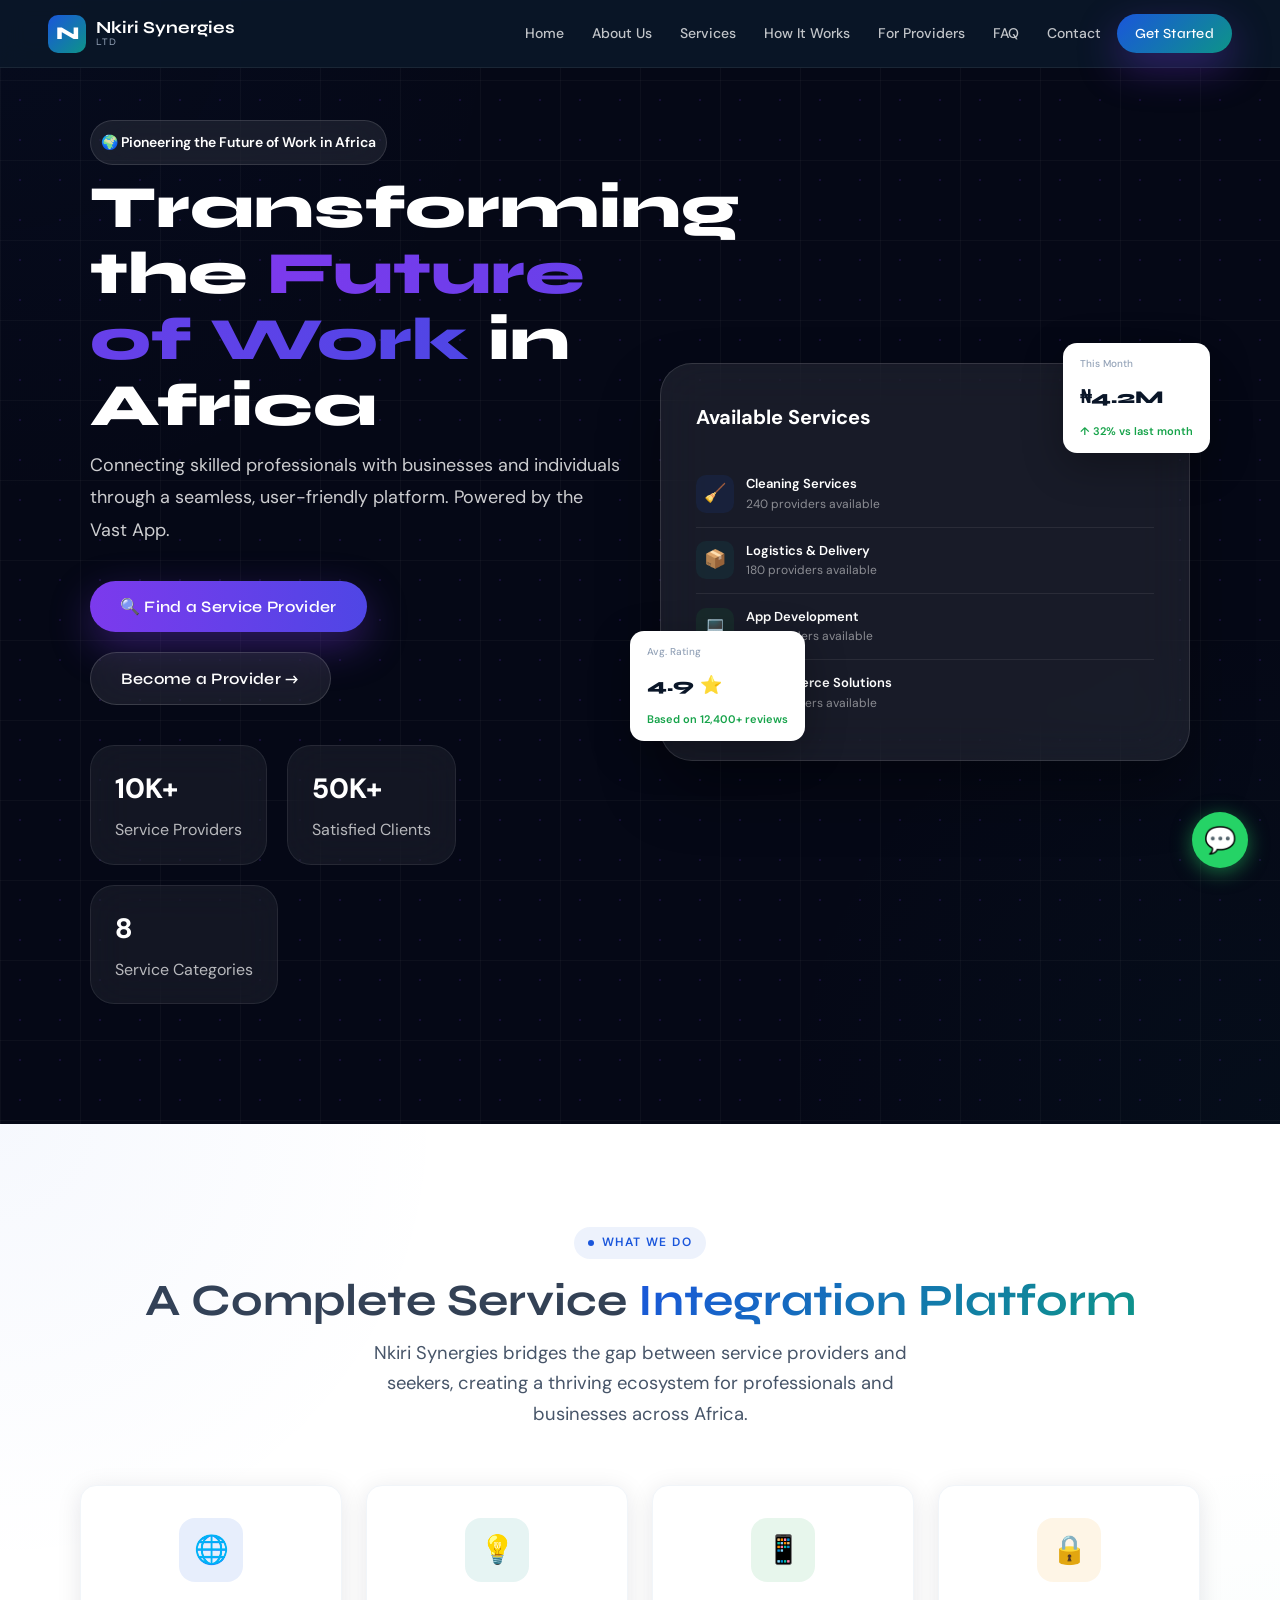
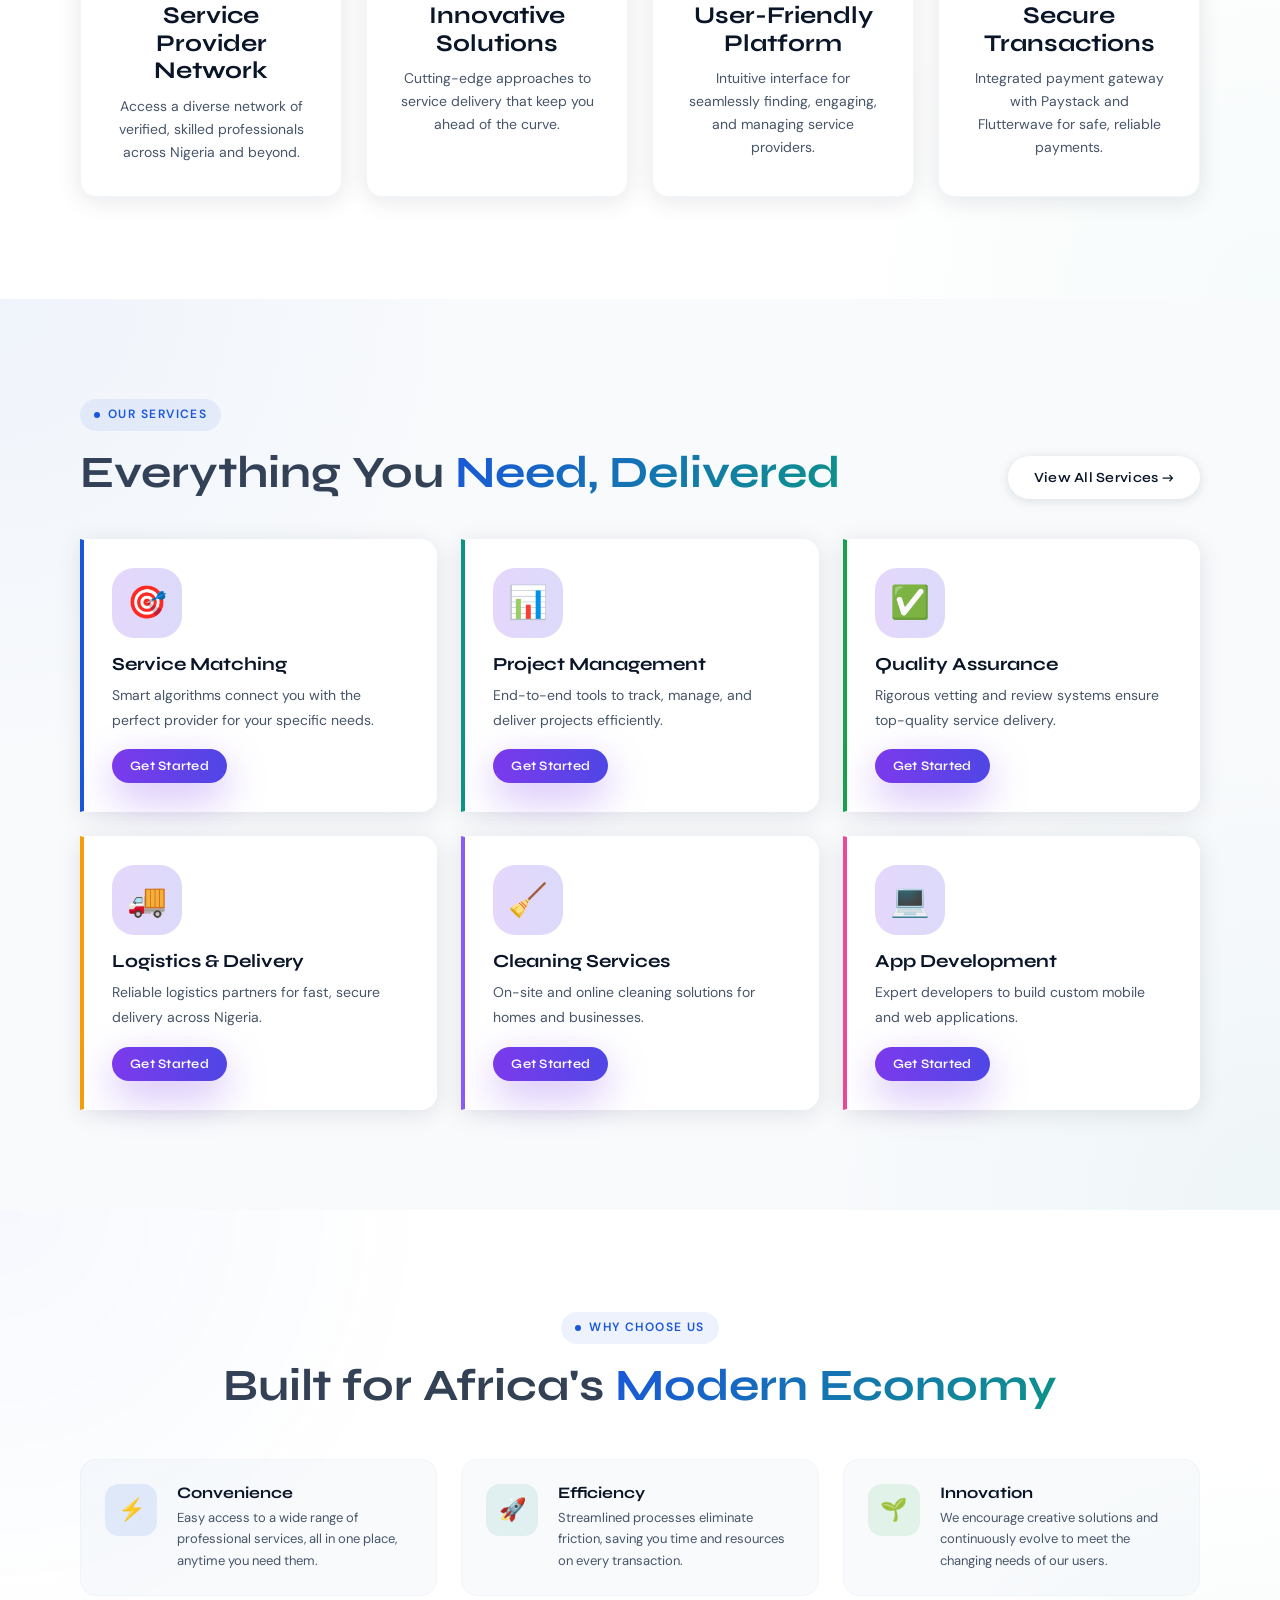
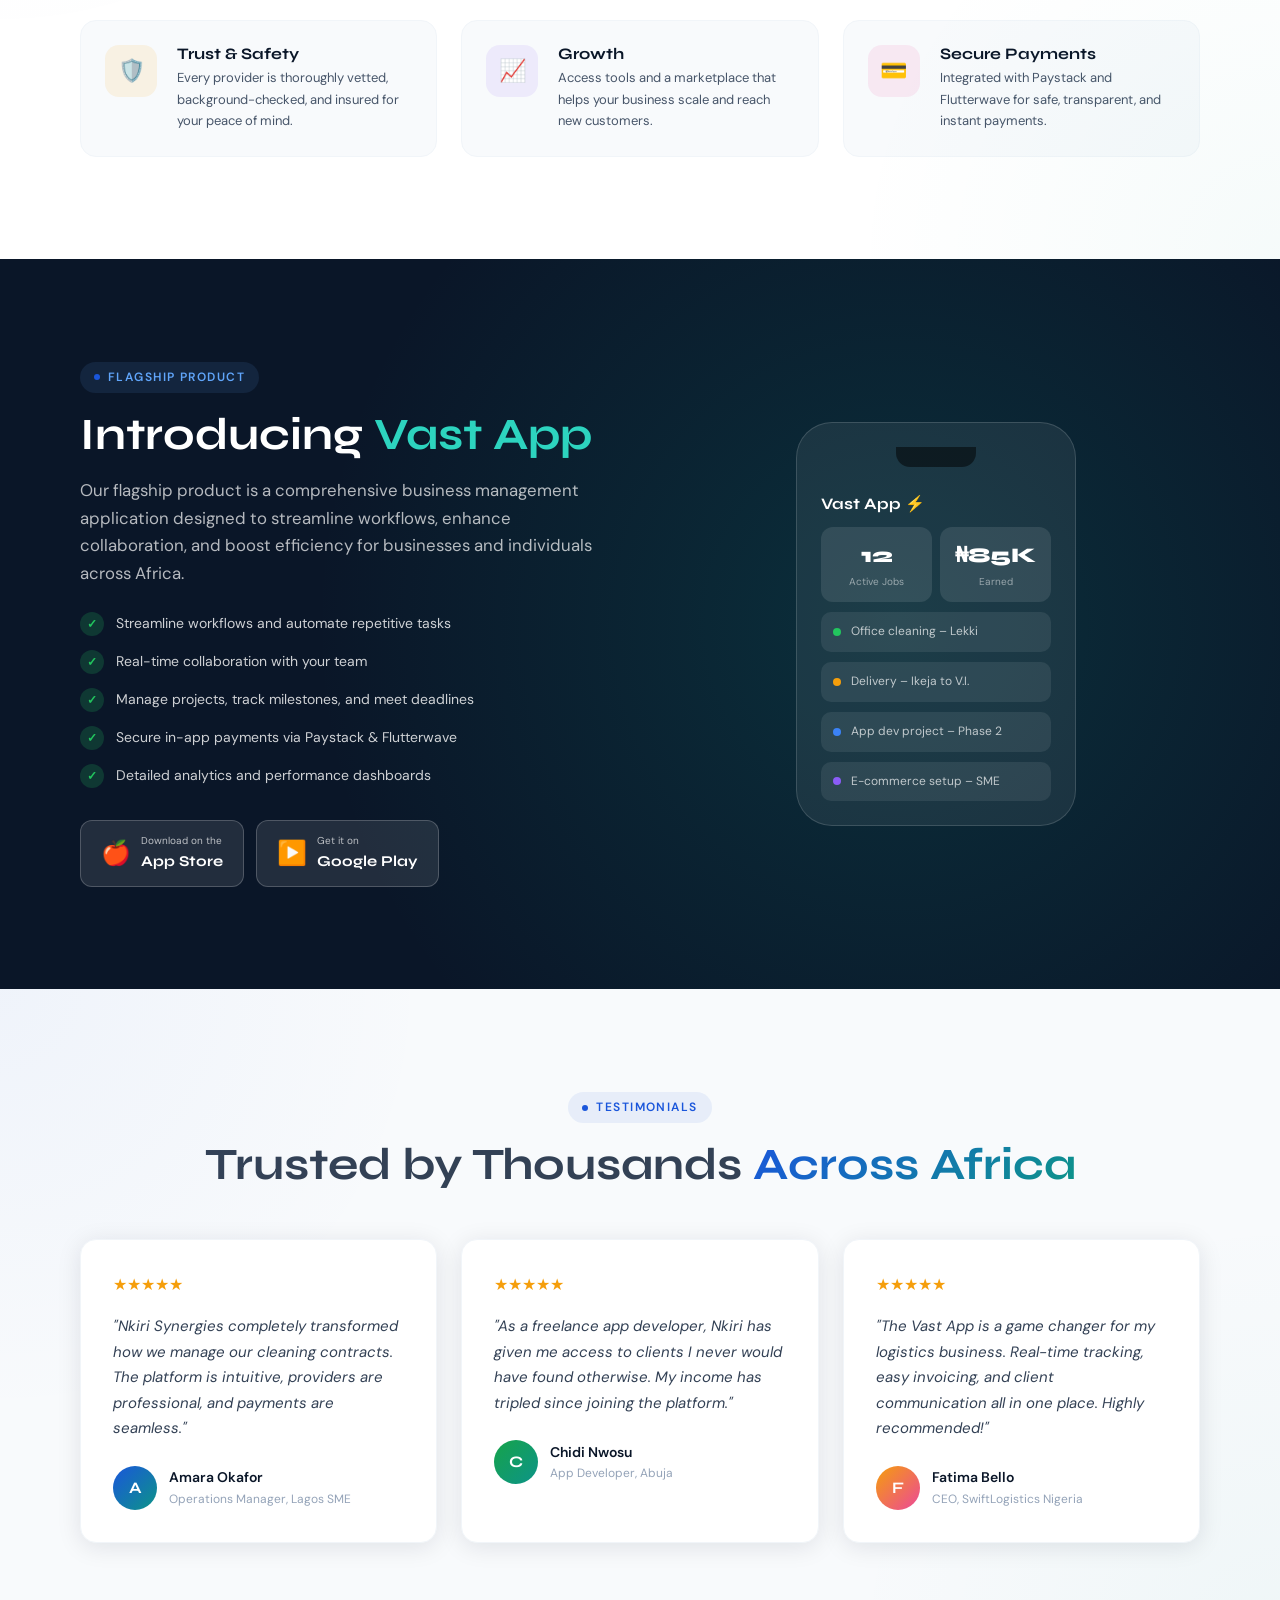
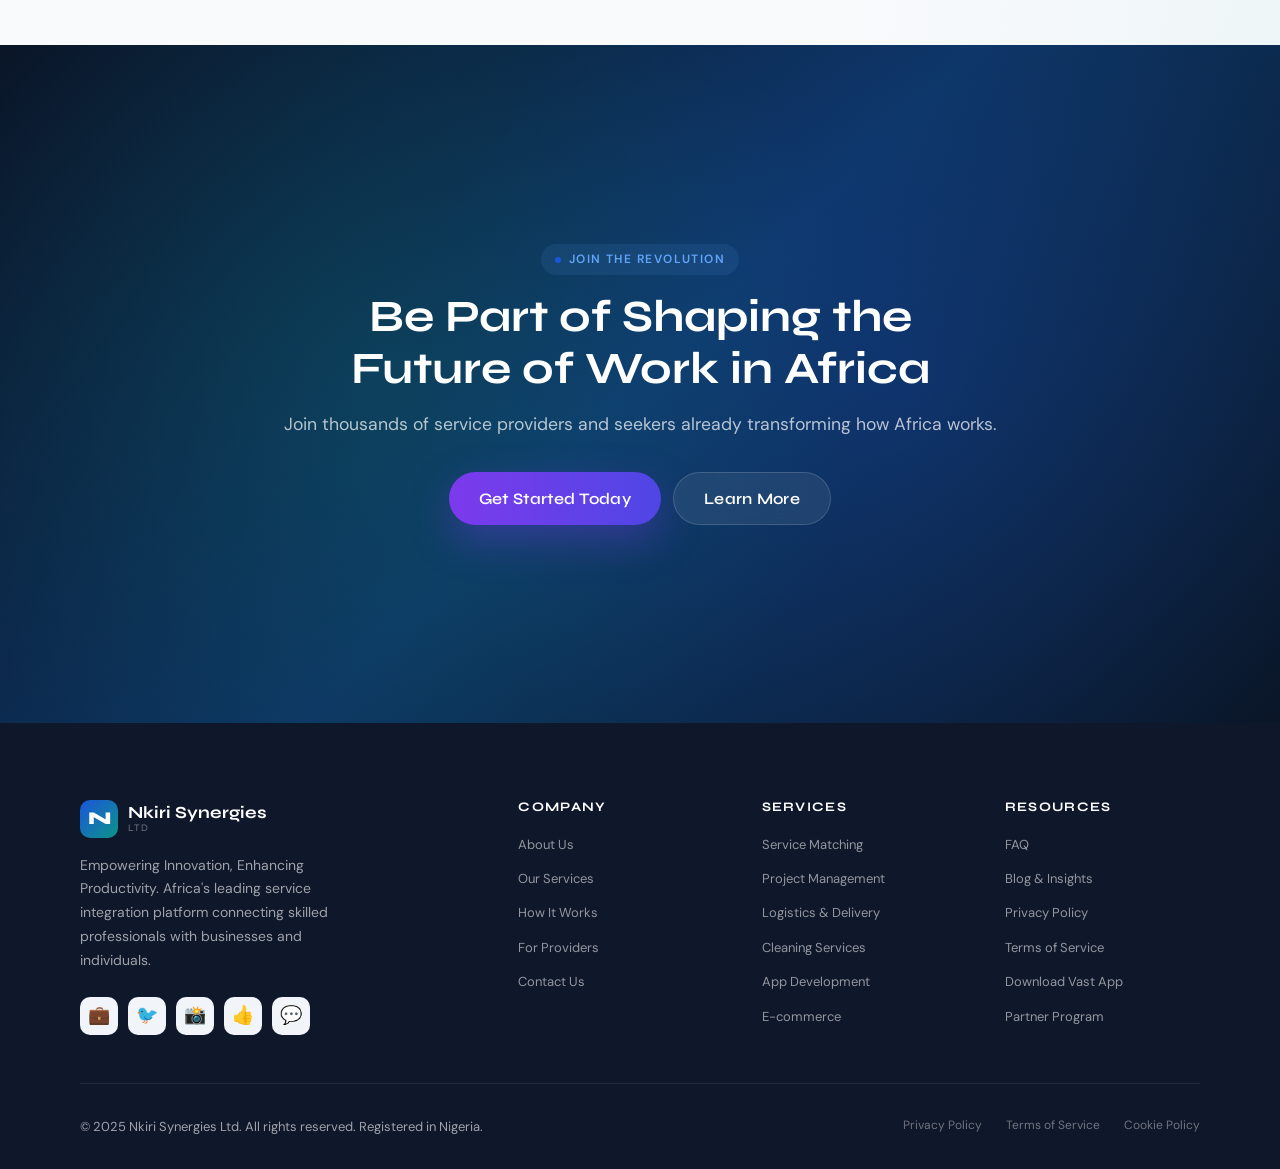
<file: index.html>
<!DOCTYPE html>
<html lang="en">
<head>
<meta charset="UTF-8">
<meta name="viewport" content="width=device-width, initial-scale=1.0">
<title>Nkiri Synergies Ltd – Empowering Innovation, Enhancing Productivity</title>
<meta name="description" content="Nkiri Synergies connects skilled professionals with businesses across Africa through a seamless, user-friendly platform. Download Vast App today.">
<link rel="preconnect" href="https://fonts.googleapis.com">
<link rel="preconnect" href="https://fonts.gstatic.com" crossorigin>
<link rel="stylesheet" href="main.css">
<link href="https://fonts.googleapis.com/css2?family=Syne:wght@400;600;700;800&family=DM+Sans:ital,wght@0,300;0,400;0,500;1,300&display=swap" rel="stylesheet">
</head>
<body>

<!-- ============================================================
     NAVIGATION
============================================================ -->
<nav id="navbar">
  <div class="nav-logo" onclick="navigate('home')">
    <div class="nav-logo-mark">N</div>
    <div class="nav-logo-text">Nkiri Synergies<span>Ltd</span></div>
  </div>
  <div class="nav-links">
    <a href="#" onclick="navigate('home')" data-page="home">Home</a>
    <a href="#" onclick="navigate('about')" data-page="about">About Us</a>
    <a href="#" onclick="navigate('services')" data-page="services">Services</a>
    <a href="#" onclick="navigate('how-it-works')" data-page="how-it-works">How It Works</a>
    <a href="#" onclick="navigate('providers')" data-page="providers">For Providers</a>
    <a href="#" onclick="navigate('faq')" data-page="faq">FAQ</a>
    <a href="#" onclick="navigate('contact')" data-page="contact">Contact</a>
    <a href="#" onclick="navigate('contact')" class="btn btn-primary btn-sm nav-cta">Get Started</a>
  </div>
  <div class="hamburger" id="hamburger" onclick="toggleMenu()">
    <span></span><span></span><span></span>
  </div>
</nav>
<div class="mobile-menu" id="mobileMenu">
  <a href="#" onclick="navigate('home');closeMenu()">Home</a>
  <a href="#" onclick="navigate('about');closeMenu()">About Us</a>
  <a href="#" onclick="navigate('services');closeMenu()">Services</a>
  <a href="#" onclick="navigate('how-it-works');closeMenu()">How It Works</a>
  <a href="#" onclick="navigate('providers');closeMenu()">For Providers</a>
  <a href="#" onclick="navigate('faq');closeMenu()">FAQ</a>
  <a href="#" onclick="navigate('contact');closeMenu()">Contact</a>
</div>

<!-- WhatsApp Float -->
<a href="https://wa.me/2348000000000" target="_blank" class="whatsapp-float" title="Chat on WhatsApp">💬</a>

<!-- ============================================================
     PAGE: HOME
============================================================ -->
<div id="page-home" class="page active">

  <!-- Hero -->
  <section class="hero">
    <div class="hero-bg-pattern"></div>
    <div class="hero-grid"></div>
    <div class="hero-content">
      <div class="hero-text">
        <div class="hero-badge">🌍 Pioneering the Future of Work in Africa</div>
        <h1>Transforming the <em>Future of Work</em> in Africa</h1>
        <p>Connecting skilled professionals with businesses and individuals through a seamless, user-friendly platform. Powered by the Vast App.</p>
        <div class="hero-cta">
          <button class="btn btn-primary btn-lg" onclick="navigate('services')">🔍 Find a Service Provider</button>
          <button class="btn btn-outline btn-lg" onclick="navigate('providers')">Become a Provider →</button>
        </div>
        <div class="hero-stats">
          <div class="stat">
            <div class="stat-number">10K+</div>
            <div class="stat-label">Service Providers</div>
          </div>
          <div class="stat">
            <div class="stat-number">50K+</div>
            <div class="stat-label">Satisfied Clients</div>
          </div>
          <div class="stat">
            <div class="stat-number">8</div>
            <div class="stat-label">Service Categories</div>
          </div>
        </div>
      </div>
      <div class="hero-visual">
        <div class="hero-card-stack">
          <div class="hero-main-card">
            <div class="hero-card-header">
              <span class="hero-card-title">Available Services</span>
              <span class="hero-badge-pill">● Live</span>
            </div>
            <div class="service-item">
              <div class="service-icon fi-blue">🧹</div>
              <div class="service-item-text">
                <div class="service-item-title">Cleaning Services</div>
                <div class="service-item-sub">240 providers available</div>
              </div>
            </div>
            <div class="service-item">
              <div class="service-icon fi-teal">📦</div>
              <div class="service-item-text">
                <div class="service-item-title">Logistics & Delivery</div>
                <div class="service-item-sub">180 providers available</div>
              </div>
            </div>
            <div class="service-item">
              <div class="service-icon fi-green">💻</div>
              <div class="service-item-text">
                <div class="service-item-title">App Development</div>
                <div class="service-item-sub">95 providers available</div>
              </div>
            </div>
            <div class="service-item">
              <div class="service-icon fi-gold">🛒</div>
              <div class="service-item-text">
                <div class="service-item-title">E-commerce Solutions</div>
                <div class="service-item-sub">120 providers available</div>
              </div>
            </div>
          </div>
          <div class="floating-card floating-card-1">
            <div class="fc-label">This Month</div>
            <div class="fc-value">₦4.2M</div>
            <div class="fc-sub">↑ 32% vs last month</div>
          </div>
          <div class="floating-card floating-card-2">
            <div class="fc-label">Avg. Rating</div>
            <div class="fc-value">4.9 ⭐</div>
            <div class="fc-sub">Based on 12,400+ reviews</div>
          </div>
        </div>
      </div>
    </div>
  </section>

  <!-- What We Do -->
  <section class="section features-section">
    <div class="container">
      <div class="features-intro">
        <div class="section-label">What We Do</div>
        <h2>A Complete Service <span class="text-gradient">Integration Platform</span></h2>
        <p class="lead lead-center" style="margin-top:0.75rem">Nkiri Synergies bridges the gap between service providers and seekers, creating a thriving ecosystem for professionals and businesses across Africa.</p>
      </div>
      <div class="grid-4">
        <div class="card feature-card">
          <div class="feature-icon fi-blue">🌐</div>
          <h3>Service Provider Network</h3>
          <p>Access a diverse network of verified, skilled professionals across Nigeria and beyond.</p>
        </div>
        <div class="card feature-card">
          <div class="feature-icon fi-teal">💡</div>
          <h3>Innovative Solutions</h3>
          <p>Cutting-edge approaches to service delivery that keep you ahead of the curve.</p>
        </div>
        <div class="card feature-card">
          <div class="feature-icon fi-green">📱</div>
          <h3>User-Friendly Platform</h3>
          <p>Intuitive interface for seamlessly finding, engaging, and managing service providers.</p>
        </div>
        <div class="card feature-card">
          <div class="feature-icon fi-gold">🔒</div>
          <h3>Secure Transactions</h3>
          <p>Integrated payment gateway with Paystack and Flutterwave for safe, reliable payments.</p>
        </div>
      </div>
    </div>
  </section>

  <!-- Services Preview -->
  <section class="section services-section">
    <div class="container">
      <div style="display:flex;justify-content:space-between;align-items:flex-end;flex-wrap:wrap;gap:1rem;margin-bottom:2.5rem">
        <div>
          <div class="section-label">Our Services</div>
          <h2>Everything You <span class="text-gradient">Need, Delivered</span></h2>
        </div>
        <button class="btn btn-secondary" onclick="navigate('services')">View All Services →</button>
      </div>
      <div class="grid-3">
        <div class="service-card">
          <div class="service-card-icon">🎯</div>
          <h3>Service Matching</h3>
          <p>Smart algorithms connect you with the perfect provider for your specific needs.</p>
          <button class="btn btn-primary btn-sm" onclick="navigate('contact')">Get Started</button>
        </div>
        <div class="service-card">
          <div class="service-card-icon">📊</div>
          <h3>Project Management</h3>
          <p>End-to-end tools to track, manage, and deliver projects efficiently.</p>
          <button class="btn btn-primary btn-sm" onclick="navigate('contact')">Get Started</button>
        </div>
        <div class="service-card">
          <div class="service-card-icon">✅</div>
          <h3>Quality Assurance</h3>
          <p>Rigorous vetting and review systems ensure top-quality service delivery.</p>
          <button class="btn btn-primary btn-sm" onclick="navigate('contact')">Get Started</button>
        </div>
        <div class="service-card">
          <div class="service-card-icon">🚚</div>
          <h3>Logistics & Delivery</h3>
          <p>Reliable logistics partners for fast, secure delivery across Nigeria.</p>
          <button class="btn btn-primary btn-sm" onclick="navigate('contact')">Get Started</button>
        </div>
        <div class="service-card">
          <div class="service-card-icon">🧹</div>
          <h3>Cleaning Services</h3>
          <p>On-site and online cleaning solutions for homes and businesses.</p>
          <button class="btn btn-primary btn-sm" onclick="navigate('contact')">Get Started</button>
        </div>
        <div class="service-card">
          <div class="service-card-icon">💻</div>
          <h3>App Development</h3>
          <p>Expert developers to build custom mobile and web applications.</p>
          <button class="btn btn-primary btn-sm" onclick="navigate('contact')">Get Started</button>
        </div>
      </div>
    </div>
  </section>

  <!-- Benefits -->
  <section class="section benefits-section">
    <div class="container">
      <div class="text-center" style="margin-bottom:3rem">
        <div class="section-label">Why Choose Us</div>
        <h2>Built for Africa's <span class="text-gradient">Modern Economy</span></h2>
      </div>
      <div class="grid-3">
        <div class="benefit-card">
          <div class="benefit-icon fi-blue">⚡</div>
          <div>
            <h4>Convenience</h4>
            <p>Easy access to a wide range of professional services, all in one place, anytime you need them.</p>
          </div>
        </div>
        <div class="benefit-card">
          <div class="benefit-icon fi-teal">🚀</div>
          <div>
            <h4>Efficiency</h4>
            <p>Streamlined processes eliminate friction, saving you time and resources on every transaction.</p>
          </div>
        </div>
        <div class="benefit-card">
          <div class="benefit-icon fi-green">🌱</div>
          <div>
            <h4>Innovation</h4>
            <p>We encourage creative solutions and continuously evolve to meet the changing needs of our users.</p>
          </div>
        </div>
        <div class="benefit-card">
          <div class="benefit-icon fi-gold">🛡️</div>
          <div>
            <h4>Trust & Safety</h4>
            <p>Every provider is thoroughly vetted, background-checked, and insured for your peace of mind.</p>
          </div>
        </div>
        <div class="benefit-card">
          <div class="benefit-icon" style="background:rgba(139,92,246,0.1)">📈</div>
          <div>
            <h4>Growth</h4>
            <p>Access tools and a marketplace that helps your business scale and reach new customers.</p>
          </div>
        </div>
        <div class="benefit-card">
          <div class="benefit-icon" style="background:rgba(236,72,153,0.1)">💳</div>
          <div>
            <h4>Secure Payments</h4>
            <p>Integrated with Paystack and Flutterwave for safe, transparent, and instant payments.</p>
          </div>
        </div>
      </div>
    </div>
  </section>

  <!-- Vast App -->
  <section class="section vast-section">
    <div class="container">
      <div class="vast-grid">
        <div class="vast-content">
          <div class="section-label" style="color:#60a5fa;background:rgba(96,165,250,0.1)">Flagship Product</div>
          <h2>Introducing <span style="color:#2dd4bf">Vast App</span></h2>
          <p>Our flagship product is a comprehensive business management application designed to streamline workflows, enhance collaboration, and boost efficiency for businesses and individuals across Africa.</p>
          <div class="vast-features">
            <div class="vast-feat">Streamline workflows and automate repetitive tasks</div>
            <div class="vast-feat">Real-time collaboration with your team</div>
            <div class="vast-feat">Manage projects, track milestones, and meet deadlines</div>
            <div class="vast-feat">Secure in-app payments via Paystack & Flutterwave</div>
            <div class="vast-feat">Detailed analytics and performance dashboards</div>
          </div>
          <div class="app-btns">
            <a href="#" class="app-btn">
              <span class="app-btn-icon">🍎</span>
              <span class="app-btn-text">
                <span class="app-btn-label">Download on the</span>
                <span class="app-btn-store">App Store</span>
              </span>
            </a>
            <a href="#" class="app-btn">
              <span class="app-btn-icon">▶️</span>
              <span class="app-btn-text">
                <span class="app-btn-label">Get it on</span>
                <span class="app-btn-store">Google Play</span>
              </span>
            </a>
          </div>
        </div>
        <div class="vast-mockup">
          <div class="phone-mockup">
            <div class="phone-notch"></div>
            <div class="phone-screen">
              <div class="phone-header">Vast App ⚡</div>
              <div class="phone-stat-row">
                <div class="phone-stat">
                  <div class="phone-stat-n">12</div>
                  <div class="phone-stat-l">Active Jobs</div>
                </div>
                <div class="phone-stat">
                  <div class="phone-stat-n">₦85K</div>
                  <div class="phone-stat-l">Earned</div>
                </div>
              </div>
              <div class="phone-task">
                <div class="task-dot" style="background:#22c55e"></div>
                <span class="task-text">Office cleaning – Lekki</span>
              </div>
              <div class="phone-task">
                <div class="task-dot" style="background:#f59e0b"></div>
                <span class="task-text">Delivery – Ikeja to V.I.</span>
              </div>
              <div class="phone-task">
                <div class="task-dot" style="background:#3b82f6"></div>
                <span class="task-text">App dev project – Phase 2</span>
              </div>
              <div class="phone-task">
                <div class="task-dot" style="background:#8b5cf6"></div>
                <span class="task-text">E-commerce setup – SME</span>
              </div>
            </div>
          </div>
        </div>
      </div>
    </div>
  </section>

  <!-- Testimonials -->
  <section class="section testimonials-section">
    <div class="container">
      <div class="text-center" style="margin-bottom:3rem">
        <div class="section-label">Testimonials</div>
        <h2>Trusted by Thousands <span class="text-gradient">Across Africa</span></h2>
      </div>
      <div class="grid-3">
        <div class="testimonial-card">
          <div class="testimonial-stars">★★★★★</div>
          <p class="testimonial-text">"Nkiri Synergies completely transformed how we manage our cleaning contracts. The platform is intuitive, providers are professional, and payments are seamless."</p>
          <div class="testimonial-author">
            <div class="testimonial-avatar" style="background:linear-gradient(135deg,#1a56db,#0d9488)">A</div>
            <div>
              <div class="testimonial-name">Amara Okafor</div>
              <div class="testimonial-role">Operations Manager, Lagos SME</div>
            </div>
          </div>
        </div>
        <div class="testimonial-card">
          <div class="testimonial-stars">★★★★★</div>
          <p class="testimonial-text">"As a freelance app developer, Nkiri has given me access to clients I never would have found otherwise. My income has tripled since joining the platform."</p>
          <div class="testimonial-author">
            <div class="testimonial-avatar" style="background:linear-gradient(135deg,#16a34a,#0d9488)">C</div>
            <div>
              <div class="testimonial-name">Chidi Nwosu</div>
              <div class="testimonial-role">App Developer, Abuja</div>
            </div>
          </div>
        </div>
        <div class="testimonial-card">
          <div class="testimonial-stars">★★★★★</div>
          <p class="testimonial-text">"The Vast App is a game changer for my logistics business. Real-time tracking, easy invoicing, and client communication all in one place. Highly recommended!"</p>
          <div class="testimonial-author">
            <div class="testimonial-avatar" style="background:linear-gradient(135deg,#f59e0b,#ec4899)">F</div>
            <div>
              <div class="testimonial-name">Fatima Bello</div>
              <div class="testimonial-role">CEO, SwiftLogistics Nigeria</div>
            </div>
          </div>
        </div>
      </div>
    </div>
  </section>

  <!-- CTA Banner -->
  <section class="section cta-banner">
    <div class="container">
      <div class="cta-inner">
        <div class="section-label" style="color:#60a5fa;background:rgba(96,165,250,0.1);margin:0 auto 1rem">Join the Revolution</div>
        <h2>Be Part of Shaping the <br>Future of Work in Africa</h2>
        <p>Join thousands of service providers and seekers already transforming how Africa works.</p>
        <div class="cta-buttons">
          <button class="btn btn-primary btn-lg" onclick="navigate('contact')">Get Started Today</button>
          <button class="btn btn-outline btn-lg" onclick="navigate('about')">Learn More</button>
        </div>
      </div>
    </div>
  </section>

</div>

<!-- ============================================================
     PAGE: ABOUT
============================================================ -->
<div id="page-about" class="page">
  <div class="about-hero section">
    <div class="container">
      <div class="section-label" style="color:#93c5fd;background:rgba(147,197,253,0.1);margin:0 auto 1rem">About Us</div>
      <h1>Empowering <em class="text-gradient">Innovation</em>, Enhancing Productivity</h1>
      <p>We are a dynamic service integration platform pioneering the future of work across Africa, one connection at a time.</p>
    </div>
  </div>

  <section class="section" style="background:white">
    <div class="container">
      <div class="mission-vision">
        <div class="mv-card mv-card-mission">
          <div style="font-size:2.5rem;margin-bottom:1rem">🎯</div>
          <div class="section-label" style="color:rgba(255,255,255,0.8);background:rgba(255,255,255,0.1);margin-bottom:1rem">Our Mission</div>
          <h2>Revolutionizing Business Operations</h2>
          <p>To revolutionize the way businesses operate by providing intuitive, user-friendly solutions that unlock human potential and foster success for entrepreneurs, small businesses, and enterprises across Africa.</p>
        </div>
        <div class="mv-card mv-card-vision">
          <div style="font-size:2.5rem;margin-bottom:1rem">🔭</div>
          <div class="section-label" style="color:rgba(255,255,255,0.8);background:rgba(255,255,255,0.1);margin-bottom:1rem">Our Vision</div>
          <h2>Leading Innovation in Nigeria and Beyond</h2>
          <p>To become a leading provider of innovative business solutions in Nigeria and beyond, empowering entrepreneurs, small businesses, and enterprises to thrive in an ever-evolving market.</p>
        </div>
      </div>

      <div class="text-center" style="margin-bottom:2.5rem">
        <div class="section-label">Our Values</div>
        <h2>The Principles That <span class="text-gradient">Guide Us</span></h2>
      </div>
      <div class="grid-3" style="margin-bottom:4rem">
        <div class="value-card">
          <div class="value-icon">💡</div>
          <h3>Innovation</h3>
          <p>We embrace creativity and forward thinking to stay ahead of the curve, constantly evolving to meet the demands of modern business.</p>
        </div>
        <div class="value-card">
          <div class="value-icon">⭐</div>
          <h3>Excellence</h3>
          <p>We strive for excellence in everything we do—from the quality of our platform to the service providers we onboard and support.</p>
        </div>
        <div class="value-card">
          <div class="value-icon">🤝</div>
          <h3>Collaboration</h3>
          <p>We believe in the power of teamwork and partnership—connecting people, businesses, and ideas to create greater outcomes together.</p>
        </div>
        <div class="value-card">
          <div class="value-icon">❤️</div>
          <h3>Customer-Centricity</h3>
          <p>We prioritize the needs and satisfaction of our customers above all else, designing every feature and policy with them in mind.</p>
        </div>
        <div class="value-card">
          <div class="value-icon">🔐</div>
          <h3>Integrity</h3>
          <p>We operate with complete transparency, honesty, and ethical standards in all our dealings with clients, providers, and partners.</p>
        </div>
      </div>
    </div>
  </section>

  <section class="section" style="background:var(--gray-50)">
    <div class="container">
      <div style="display:grid;grid-template-columns:1fr 1fr;gap:3rem;align-items:start">
        <div>
          <div class="section-label">Our Objectives</div>
          <h2>Where We're <span class="text-gradient">Headed</span></h2>
          <p class="lead" style="margin:1rem 0 2rem">Clear goals guide our journey as we build the most trusted service integration platform in Africa.</p>
          <div class="obj-item"><div class="obj-check">✓</div><span>Develop and launch the Vast App across Nigeria</span></div>
          <div class="obj-item"><div class="obj-check">✓</div><span>Provide exceptional customer support and training</span></div>
          <div class="obj-item"><div class="obj-check">✓</div><span>Expand product offerings to meet evolving market needs</span></div>
          <div class="obj-item"><div class="obj-check">✓</div><span>Foster strategic partnerships with key industry players</span></div>
          <div class="obj-item"><div class="obj-check">✓</div><span>Establish a strong presence in Nigeria and explore international markets</span></div>
        </div>
        <div>
          <div class="section-label">Our Story</div>
          <h2>Born From a <span class="text-gradient">Bold Vision</span></h2>
          <p class="lead" style="margin:1rem 0 1.25rem">Nkiri Synergies Ltd was founded with a clear belief: that Africa's greatest resource is its people, and the right technology can unlock their potential at scale.</p>
          <p style="font-size:14px;color:var(--gray-600);line-height:1.8;margin-bottom:1.25rem">We saw a fragmented marketplace where skilled professionals struggled to reach clients, and businesses lost time trying to find reliable service providers. Our answer was a platform that doesn't just connect—it empowers.</p>
          <p style="font-size:14px;color:var(--gray-600);line-height:1.8">Registered as a Limited Liability Company in Nigeria, Nkiri Synergies is committed to building the infrastructure that powers Africa's future of work.</p>
        </div>
      </div>
    </div>
  </section>

  <section class="section cta-banner">
    <div class="container">
      <div class="cta-inner">
        <h2>Ready to Join the <span style="color:#2dd4bf">Nkiri Community?</span></h2>
        <p>Whether you're seeking services or ready to provide them, your journey starts here.</p>
        <div class="cta-buttons">
          <button class="btn btn-primary btn-lg" onclick="navigate('contact')">Get Started</button>
          <button class="btn btn-outline btn-lg" onclick="navigate('services')">Explore Services</button>
        </div>
      </div>
    </div>
  </section>
</div>

<!-- ============================================================
     PAGE: SERVICES
============================================================ -->
<div id="page-services" class="page">
  <div class="services-hero section">
    <div class="container">
      <div class="section-label" style="color:#5eead4;background:rgba(94,234,212,0.1);margin:0 auto 1rem">Our Services</div>
      <h1>Comprehensive Services for <span class="text-gradient">Every Need</span></h1>
      <p>From cleaning to app development, we connect you with vetted professionals across every service category.</p>
    </div>
  </div>

  <section class="section" style="background:white">
    <div class="container">
      <div class="text-center" style="margin-bottom:3rem">
        <div class="section-label">Core Services</div>
        <h2>Everything Your Business <span class="text-gradient">Needs</span></h2>
      </div>
      <div class="grid-2" style="margin-bottom:3rem">
        <div class="service-detail-card">
          <div class="service-card-head" style="background:linear-gradient(135deg,#1a56db,#3b82f6)">
            <span style="font-size:2rem">🎯</span>
            <h3>Service Matching</h3>
          </div>
          <div class="service-card-body">
            <p>Our intelligent algorithm analyzes your requirements and matches you with the most suitable service providers. Get personalized recommendations based on your budget, location, and specific needs.</p>
            <div class="use-cases">
              <h4>Use Cases</h4>
              <span class="tag">SMEs</span><span class="tag">Corporates</span><span class="tag">Individuals</span><span class="tag">Government Agencies</span>
            </div>
            <button class="btn btn-primary btn-sm" style="margin-top:1.25rem" onclick="navigate('contact')">Get Started →</button>
          </div>
        </div>
        <div class="service-detail-card">
          <div class="service-card-head" style="background:linear-gradient(135deg,#0d9488,#16a34a)">
            <span style="font-size:2rem">📊</span>
            <h3>Project Management</h3>
          </div>
          <div class="service-card-body">
            <p>End-to-end project management tools built into the Vast App. Assign tasks, set milestones, track progress in real time, and ensure every project is delivered on time and within budget.</p>
            <div class="use-cases">
              <h4>Use Cases</h4>
              <span class="tag">Freelancers</span><span class="tag">Startups</span><span class="tag">SMEs</span><span class="tag">Remote Teams</span>
            </div>
            <button class="btn btn-green btn-sm" style="margin-top:1.25rem" onclick="navigate('contact')">Get Started →</button>
          </div>
        </div>
        <div class="service-detail-card">
          <div class="service-card-head" style="background:linear-gradient(135deg,#16a34a,#22c55e)">
            <span style="font-size:2rem">✅</span>
            <h3>Quality Assurance</h3>
          </div>
          <div class="service-card-body">
            <p>We maintain quality standards through rigorous provider vetting, continuous performance monitoring, client feedback loops, and regular quality audits to ensure consistently excellent outcomes.</p>
            <div class="use-cases">
              <h4>Use Cases</h4>
              <span class="tag">All Clients</span><span class="tag">Enterprise</span><span class="tag">Compliance-Sensitive Industries</span>
            </div>
            <button class="btn btn-green btn-sm" style="margin-top:1.25rem" onclick="navigate('contact')">Get Started →</button>
          </div>
        </div>
        <div class="service-detail-card">
          <div class="service-card-head" style="background:linear-gradient(135deg,#f59e0b,#ef4444)">
            <span style="font-size:2rem">🚚</span>
            <h3>Logistics & Delivery</h3>
          </div>
          <div class="service-card-body">
            <p>Reliable logistics partners for fast, secure delivery across Nigeria. Track shipments in real time, manage routes efficiently, and delight your customers with on-time delivery every time.</p>
            <div class="use-cases">
              <h4>Use Cases</h4>
              <span class="tag">E-commerce</span><span class="tag">Retail</span><span class="tag">Food & Beverage</span><span class="tag">Documents</span>
            </div>
            <button class="btn btn-sm" style="background:linear-gradient(135deg,#f59e0b,#ef4444);color:white;border-radius:50px;padding:9px 18px;font-size:13px;margin-top:1.25rem" onclick="navigate('contact')">Get Started →</button>
          </div>
        </div>
        <div class="service-detail-card">
          <div class="service-card-head" style="background:linear-gradient(135deg,#8b5cf6,#ec4899)">
            <span style="font-size:2rem">💻</span>
            <h3>App Development</h3>
          </div>
          <div class="service-card-body">
            <p>Access vetted app developers who can build custom mobile and web applications tailored to your business needs. From MVP to full-scale enterprise solutions, we have the talent.</p>
            <div class="use-cases">
              <h4>Use Cases</h4>
              <span class="tag">Startups</span><span class="tag">SMEs</span><span class="tag">Corporates</span><span class="tag">Government</span>
            </div>
            <button class="btn btn-sm" style="background:linear-gradient(135deg,#8b5cf6,#ec4899);color:white;border-radius:50px;padding:9px 18px;font-size:13px;margin-top:1.25rem" onclick="navigate('contact')">Get Started →</button>
          </div>
        </div>
        <div class="service-detail-card">
          <div class="service-card-head" style="background:linear-gradient(135deg,#0ea5e9,#1a56db)">
            <span style="font-size:2rem">🛒</span>
            <h3>E-commerce Solutions</h3>
          </div>
          <div class="service-card-body">
            <p>Launch, manage, and scale your online store with our comprehensive e-commerce solutions. From store setup to payment integration and inventory management, we cover it all.</p>
            <div class="use-cases">
              <h4>Use Cases</h4>
              <span class="tag">Retailers</span><span class="tag">Artisans</span><span class="tag">Fashion Brands</span><span class="tag">FMCG</span>
            </div>
            <button class="btn btn-primary btn-sm" style="margin-top:1.25rem" onclick="navigate('contact')">Get Started →</button>
          </div>
        </div>
      </div>
    </div>
  </section>

  <!-- Cleaning Services Spotlight -->
  <section class="section" style="background:var(--gray-50)">
    <div class="container">
      <div class="text-center" style="margin-bottom:2.5rem">
        <div class="section-label">Featured Service</div>
        <h2>🧹 Cleaning Services — <span class="text-gradient">Two Flexible Packages</span></h2>
        <p class="lead lead-center" style="margin-top:0.75rem">Choose the cleaning solution that best fits your lifestyle and business needs.</p>
      </div>
      <div class="grid-2">
        <div class="cleaning-pkg">
          <h3><span>🏢</span> On-Site Cleaning Package</h3>
          <p style="font-size:14px;color:var(--gray-600);margin-bottom:1.25rem;line-height:1.8">Clients subscribe to our premium cleaning products while our trained, insured staff performs the cleaning services directly at your location. Perfect for regular office and home maintenance.</p>
          <ul style="display:flex;flex-direction:column;gap:10px;margin-bottom:1.5rem">
            <li style="display:flex;gap:10px;align-items:center;font-size:14px"><span style="color:var(--green);font-weight:700">✓</span> Professionally trained and insured staff</li>
            <li style="display:flex;gap:10px;align-items:center;font-size:14px"><span style="color:var(--green);font-weight:700">✓</span> Premium eco-friendly cleaning products included</li>
            <li style="display:flex;gap:10px;align-items:center;font-size:14px"><span style="color:var(--green);font-weight:700">✓</span> Flexible scheduling around your calendar</li>
            <li style="display:flex;gap:10px;align-items:center;font-size:14px"><span style="color:var(--green);font-weight:700">✓</span> Background-checked cleaners only</li>
          </ul>
          <button class="btn btn-primary" onclick="navigate('contact')">Book On-Site Cleaning</button>
        </div>
        <div class="cleaning-pkg">
          <h3><span>📱</span> Online Service Package</h3>
          <p style="font-size:14px;color:var(--gray-600);margin-bottom:1.25rem;line-height:1.8">Our platform connects clients with vetted, reliable independent cleaning service providers via the Vast App. Ideal for one-time deep cleans or regular maintenance through trusted local professionals.</p>
          <ul style="display:flex;flex-direction:column;gap:10px;margin-bottom:1.5rem">
            <li style="display:flex;gap:10px;align-items:center;font-size:14px"><span style="color:var(--teal);font-weight:700">✓</span> Browse and compare vetted local providers</li>
            <li style="display:flex;gap:10px;align-items:center;font-size:14px"><span style="color:var(--teal);font-weight:700">✓</span> Transparent pricing and reviews</li>
            <li style="display:flex;gap:10px;align-items:center;font-size:14px"><span style="color:var(--teal);font-weight:700">✓</span> Book one-time or recurring services</li>
            <li style="display:flex;gap:10px;align-items:center;font-size:14px"><span style="color:var(--teal);font-weight:700">✓</span> Secure payment through the app</li>
          </ul>
          <button class="btn btn-green" onclick="navigate('contact')">Book via App</button>
        </div>
      </div>
    </div>
  </section>

  <section class="section cta-banner">
    <div class="container">
      <div class="cta-inner">
        <h2>Can't Find What You're Looking For?</h2>
        <p>Our team is ready to help you find the perfect service solution for your unique needs.</p>
        <div class="cta-buttons">
          <button class="btn btn-primary btn-lg" onclick="navigate('contact')">Contact Us</button>
          <button class="btn btn-outline btn-lg" onclick="navigate('how-it-works')">How It Works</button>
        </div>
      </div>
    </div>
  </section>
</div>

<!-- ============================================================
     PAGE: HOW IT WORKS
============================================================ -->
<div id="page-how-it-works" class="page">
  <div class="about-hero section">
    <div class="container">
      <div class="section-label" style="color:#93c5fd;background:rgba(147,197,253,0.1);margin:0 auto 1rem">How It Works</div>
      <h1>Simple. <em class="text-gradient">Seamless.</em> Powerful.</h1>
      <p>Getting started with Nkiri Synergies takes minutes. Follow these simple steps to connect, collaborate, and transact.</p>
    </div>
  </div>

  <section class="section" style="background:white">
    <div class="container" style="max-width:860px">
      <div class="hiw-tabs">
        <button class="tab-btn active" onclick="switchTab('seekers',this)">👤 For Service Seekers</button>
        <button class="tab-btn" onclick="switchTab('providers',this)">🔧 For Service Providers</button>
      </div>

      <div id="tab-seekers" class="tab-panel active">
        <div class="hiw-steps">
          <div class="hiw-step">
            <div class="step-num">01</div>
            <div class="step-content">
              <h3>Create Your Account</h3>
              <p>Sign up on the platform or download the Vast App. Complete your profile as a Service Seeker in just a few minutes — no technical knowledge required.</p>
            </div>
          </div>
          <div class="hiw-step">
            <div class="step-num">02</div>
            <div class="step-content">
              <h3>Post Your Service Request</h3>
              <p>Describe what you need, when you need it, your location, and your budget. Our platform will instantly show you matching, verified providers.</p>
            </div>
          </div>
          <div class="hiw-step">
            <div class="step-num">03</div>
            <div class="step-content">
              <h3>Get Matched with Verified Providers</h3>
              <p>Browse provider profiles, compare ratings and reviews, check availability, and select the professional that best meets your needs.</p>
            </div>
          </div>
          <div class="hiw-step">
            <div class="step-num">04</div>
            <div class="step-content">
              <h3>Communicate, Manage & Pay Securely</h3>
              <p>Chat directly with your chosen provider, track project progress on your dashboard, and process payments securely through Paystack or Flutterwave — all within the app.</p>
            </div>
          </div>
          <div class="hiw-step">
            <div class="step-num">05</div>
            <div class="step-content">
              <h3>Rate, Review & Repeat</h3>
              <p>After service completion, leave a review to help the community. Your feedback drives quality improvement and helps other users make informed decisions.</p>
            </div>
          </div>
        </div>
      </div>

      <div id="tab-providers" class="tab-panel">
        <div class="hiw-steps">
          <div class="hiw-step">
            <div class="step-num">01</div>
            <div class="step-content">
              <h3>Apply & Get Verified</h3>
              <p>Sign up as a Service Provider on the platform or Vast App. Submit your credentials, complete a background check, and provide proof of liability insurance.</p>
            </div>
          </div>
          <div class="hiw-step">
            <div class="step-num">02</div>
            <div class="step-content">
              <h3>Build Your Profile & List Services</h3>
              <p>Create a compelling profile showcasing your skills, experience, portfolio, and pricing. The more complete your profile, the more likely clients are to choose you.</p>
            </div>
          </div>
          <div class="hiw-step">
            <div class="step-num">03</div>
            <div class="step-content">
              <h3>Receive Client Matches & Requests</h3>
              <p>Our algorithm matches you with clients who need your specific skills and services. Accept requests, review briefs, and communicate directly with potential clients.</p>
            </div>
          </div>
          <div class="hiw-step">
            <div class="step-num">04</div>
            <div class="step-content">
              <h3>Deliver, Collaborate & Get Paid</h3>
              <p>Use the project management tools in Vast App to deliver exceptional work. Track milestones, communicate updates, and receive secure, timely payments directly to your account.</p>
            </div>
          </div>
          <div class="hiw-step">
            <div class="step-num">05</div>
            <div class="step-content">
              <h3>Grow Your Reputation & Earnings</h3>
              <p>Collect positive reviews, build your reputation score, and unlock higher-value opportunities. Top-rated providers gain premium placement and access to exclusive corporate clients.</p>
            </div>
          </div>
        </div>
      </div>
    </div>
  </section>

  <!-- FAQ teaser -->
  <section class="section" style="background:var(--gray-50)">
    <div class="container text-center">
      <div class="section-label" style="margin:0 auto 1rem">Have Questions?</div>
      <h2>Still Wondering <span class="text-gradient">How It Works?</span></h2>
      <p class="lead lead-center" style="margin:0.75rem auto 2rem">Check our comprehensive FAQ section or reach out to our support team directly.</p>
      <div style="display:flex;gap:12px;justify-content:center;flex-wrap:wrap">
        <button class="btn btn-primary btn-lg" onclick="navigate('faq')">View FAQs</button>
        <button class="btn btn-secondary btn-lg" onclick="navigate('contact')">Contact Support</button>
      </div>
    </div>
  </section>
</div>

<!-- ============================================================
     PAGE: FOR PROVIDERS
============================================================ -->
<div id="page-providers" class="page">
  <div class="providers-hero section">
    <div class="container">
      <div class="section-label" style="color:#93c5fd;background:rgba(147,197,253,0.1);margin:0 auto 1rem">For Providers</div>
      <h1>Grow Your Business with <span class="text-gradient">Nkiri Synergies</span></h1>
      <p>Join thousands of service providers already earning more, reaching more clients, and building their reputation on Africa's fastest-growing service platform.</p>
    </div>
  </div>

  <section class="section" style="background:white">
    <div class="container">
      <div class="text-center" style="margin-bottom:3rem">
        <div class="section-label">Provider Benefits</div>
        <h2>Why Providers <span class="text-gradient">Choose Nkiri</span></h2>
      </div>
      <div class="grid-2" style="margin-bottom:3.5rem">
        <div class="benefit-big-card">
          <div class="bbc-icon bbc-icon-1">🌍</div>
          <div class="bbc-content">
            <h3>Massive Client Exposure</h3>
            <p>Get discovered by thousands of clients actively looking for your services. Our platform puts you in front of individuals, SMEs, startups, and enterprise corporations across Nigeria.</p>
          </div>
        </div>
        <div class="benefit-big-card">
          <div class="bbc-icon bbc-icon-2">💳</div>
          <div class="bbc-content">
            <h3>Secure & Fast Payments</h3>
            <p>Never chase a payment again. Receive secure, on-time payments directly to your bank account via Paystack and Flutterwave. Transparent fee structure with no hidden costs.</p>
          </div>
        </div>
        <div class="benefit-big-card">
          <div class="bbc-icon bbc-icon-3">📊</div>
          <div class="bbc-content">
            <h3>Powerful Project Management Tools</h3>
            <p>Use the Vast App to manage multiple projects simultaneously. Track deliverables, communicate with clients, and maintain complete visibility over your workload.</p>
          </div>
        </div>
        <div class="benefit-big-card">
          <div class="bbc-icon bbc-icon-4">⭐</div>
          <div class="bbc-content">
            <h3>Build Your Reputation</h3>
            <p>A transparent rating and review system helps you build credibility. Top-rated providers earn premium placement in search results and access to higher-value clients.</p>
          </div>
        </div>
        <div class="benefit-big-card">
          <div class="bbc-icon bbc-icon-5">📚</div>
          <div class="bbc-content">
            <h3>Training & Support</h3>
            <p>Access onboarding training, resources, and dedicated customer support to help you succeed on the platform from day one.</p>
          </div>
        </div>
        <div class="benefit-big-card">
          <div class="bbc-icon bbc-icon-6">🔓</div>
          <div class="bbc-content">
            <h3>Flexible Work on Your Terms</h3>
            <p>Set your own rates, availability, and service areas. Work as much or as little as you want — Nkiri adapts to your lifestyle and business goals.</p>
          </div>
        </div>
      </div>

      <div style="display:grid;grid-template-columns:1fr 1fr;gap:3rem;align-items:start">
        <div>
          <div class="section-label">Requirements</div>
          <h2>What You'll <span class="text-gradient">Need to Join</span></h2>
          <p class="lead" style="margin:1rem 0 1.5rem">We maintain high standards to protect clients and uphold the Nkiri brand. Here's what's required:</p>
          <div class="req-list">
            <div class="req-item"><div class="req-dot"></div> Valid government-issued ID</div>
            <div class="req-item"><div class="req-dot"></div> Proof of relevant skills, certifications, or experience</div>
            <div class="req-item"><div class="req-dot"></div> Completion of background check</div>
            <div class="req-item"><div class="req-dot"></div> Proof of liability insurance (where applicable)</div>
            <div class="req-item"><div class="req-dot"></div> Bank account for payments (local Nigerian bank)</div>
            <div class="req-item"><div class="req-dot"></div> Smartphone with internet access to use Vast App</div>
          </div>
        </div>
        <div>
          <div class="section-label">Sign-Up Process</div>
          <h2>Ready to <span class="text-gradient">Get Started?</span></h2>
          <p class="lead" style="margin:1rem 0 1.5rem">Joining is quick and straightforward. Most providers are approved and active within 48 hours.</p>
          <div class="hiw-steps">
            <div class="hiw-step" style="padding:1.25rem 0">
              <div class="step-num" style="width:44px;height:44px;font-size:1rem">1</div>
              <div class="step-content">
                <h3 style="font-size:1rem">Submit Your Application</h3>
                <p>Fill out the provider registration form online or via Vast App.</p>
              </div>
            </div>
            <div class="hiw-step" style="padding:1.25rem 0">
              <div class="step-num" style="width:44px;height:44px;font-size:1rem">2</div>
              <div class="step-content">
                <h3 style="font-size:1rem">Verification & Vetting</h3>
                <p>Our team reviews your credentials and conducts a background check.</p>
              </div>
            </div>
            <div class="hiw-step" style="padding:1.25rem 0">
              <div class="step-num" style="width:44px;height:44px;font-size:1rem">3</div>
              <div class="step-content">
                <h3 style="font-size:1rem">Complete Onboarding</h3>
                <p>Build your profile, complete training, and list your services.</p>
              </div>
            </div>
            <div class="hiw-step" style="padding:1.25rem 0;border-bottom:none">
              <div class="step-num" style="width:44px;height:44px;font-size:1rem">4</div>
              <div class="step-content">
                <h3 style="font-size:1rem">Start Earning</h3>
                <p>Go live and start receiving client requests and growing your income.</p>
              </div>
            </div>
          </div>
          <button class="btn btn-primary btn-lg" style="margin-top:1.5rem" onclick="navigate('contact')">Apply as a Provider</button>
        </div>
      </div>
    </div>
  </section>

  <section class="section cta-banner">
    <div class="container">
      <div class="cta-inner">
        <h2>Your Skills Deserve a <span style="color:#2dd4bf">Bigger Stage</span></h2>
        <p>Join the fastest-growing service marketplace in Africa today.</p>
        <div class="cta-buttons">
          <button class="btn btn-primary btn-lg" onclick="navigate('contact')">Apply Now — It's Free</button>
          <button class="btn btn-outline btn-lg" onclick="navigate('faq')">Read FAQs First</button>
        </div>
      </div>
    </div>
  </section>
</div>

<!-- ============================================================
     PAGE: FAQ
============================================================ -->
<div id="page-faq" class="page">
  <div class="faq-hero section">
    <div class="container">
      <div class="section-label" style="color:#93c5fd;background:rgba(147,197,253,0.1);margin:0 auto 1rem">FAQ</div>
      <h1>Frequently Asked <span class="text-gradient">Questions</span></h1>
      <p>Everything you need to know about Nkiri Synergies and the Vast App.</p>
    </div>
  </div>

  <section class="section" style="background:white">
    <div class="container" style="max-width:820px">
      <div class="accordion">

        <div class="accordion-item">
          <button class="accordion-btn" onclick="toggleAccordion(this)">
            What is Nkiri Synergies?
            <span class="accordion-icon">+</span>
          </button>
          <div class="accordion-body">
            <p>Nkiri Synergies is a revolutionary platform that connects service providers with clients, offering services including cleaning, logistics, delivery, e-commerce solutions, and app development. Our mission is to bridge the gap between providers and clients, making it easy to find and manage services in one place across Africa.</p>
          </div>
        </div>

        <div class="accordion-item">
          <button class="accordion-btn" onclick="toggleAccordion(this)">
            What cleaning services do you offer?
            <span class="accordion-icon">+</span>
          </button>
          <div class="accordion-body">
            <p>We offer two cleaning service packages: on-site and online services. On-site allows clients to subscribe to cleaning products with our staff performing services directly at your location. Online connects clients with trusted, vetted cleaning providers through our Vast App. Our role is to integrate clients and providers through a seamless mobile experience.</p>
          </div>
        </div>

        <div class="accordion-item">
          <button class="accordion-btn" onclick="toggleAccordion(this)">
            Are your cleaners trained and insured?
            <span class="accordion-icon">+</span>
          </button>
          <div class="accordion-body">
            <p>Yes. All providers on our platform undergo rigorous background checks, are thoroughly vetted and trained to our standards, and must provide proof of liability insurance before being approved. We take your safety and security very seriously.</p>
          </div>
        </div>

        <div class="accordion-item">
          <button class="accordion-btn" onclick="toggleAccordion(this)">
            How do you handle scheduling and flexibility?
            <span class="accordion-icon">+</span>
          </button>
          <div class="accordion-body">
            <p>Our platform is built with flexibility in mind. You can easily book, reschedule, or cancel services directly through the Vast App. Service providers work around your schedule, and we understand that plans change — making adjustments is simple and hassle-free.</p>
          </div>
        </div>

        <div class="accordion-item">
          <button class="accordion-btn" onclick="toggleAccordion(this)">
            Do you provide a satisfaction guarantee?
            <span class="accordion-icon">+</span>
          </button>
          <div class="accordion-body">
            <p>Absolutely. If you are not satisfied with the service provided, we will work with you to resolve the issue promptly. Your feedback is invaluable and is used to continuously improve our platform and provider network.</p>
          </div>
        </div>

        <div class="accordion-item">
          <button class="accordion-btn" onclick="toggleAccordion(this)">
            What is your pricing structure?
            <span class="accordion-icon">+</span>
          </button>
          <div class="accordion-body">
            <p>Pricing varies by service type and individual provider. We are committed to competitive, transparent billing with no hidden fees. Clients can compare prices, read reviews, and evaluate different providers before making a decision — all within the platform.</p>
          </div>
        </div>

        <div class="accordion-item">
          <button class="accordion-btn" onclick="toggleAccordion(this)">
            Do you perform background checks on your staff?
            <span class="accordion-icon">+</span>
          </button>
          <div class="accordion-body">
            <p>Yes, absolutely. Thorough background checks are conducted on all service providers before they are approved to join the platform. This ensures the safety, security, and peace of mind of all our clients.</p>
          </div>
        </div>

        <div class="accordion-item">
          <button class="accordion-btn" onclick="toggleAccordion(this)">
            How do you handle special requests or custom plans?
            <span class="accordion-icon">+</span>
          </button>
          <div class="accordion-body">
            <p>We are very happy to accommodate special requests and custom service plans. Clients can communicate their specific needs through the platform's messaging system or directly with their assigned provider. Our support team is also available to help coordinate complex requirements.</p>
          </div>
        </div>

        <div class="accordion-item">
          <button class="accordion-btn" onclick="toggleAccordion(this)">
            Can you provide references or reviews?
            <span class="accordion-icon">+</span>
          </button>
          <div class="accordion-body">
            <p>Yes. We maintain a transparent, public rating and review system that allows clients to see honest feedback from previous customers. Provider references are also available upon request for clients who require additional assurance before engaging a provider.</p>
          </div>
        </div>

        <div class="accordion-item">
          <button class="accordion-btn" onclick="toggleAccordion(this)">
            What is your cancellation policy?
            <span class="accordion-icon">+</span>
          </button>
          <div class="accordion-body">
            <p>Clients can cancel or reschedule bookings with reasonable advance notice through the platform. We understand circumstances change, and we work collaboratively with clients and providers to find solutions that work for everyone. Specific cancellation windows may vary by service type.</p>
          </div>
        </div>

      </div>

      <div style="text-align:center;margin-top:3rem;padding:2.5rem;background:var(--gray-50);border-radius:var(--radius)">
        <div style="font-size:2rem;margin-bottom:1rem">💬</div>
        <h3 style="color:var(--navy);margin-bottom:0.5rem">Still have questions?</h3>
        <p style="font-size:14px;color:var(--gray-600);margin-bottom:1.5rem">Our support team is ready to help you with any questions not covered above.</p>
        <button class="btn btn-primary" onclick="navigate('contact')">Contact Our Team</button>
      </div>
    </div>
  </section>
</div>

<!-- ============================================================
     PAGE: CONTACT
============================================================ -->
<div id="page-contact" class="page">
  <div class="contact-hero section">
    <div class="container">
      <div class="section-label" style="color:#93c5fd;background:rgba(147,197,253,0.1);margin:0 auto 1rem">Contact Us</div>
      <h1>Let's <span class="text-gradient">Connect</span></h1>
      <p>Have a question, a project in mind, or ready to join the platform? We'd love to hear from you.</p>
    </div>
  </div>

  <section class="section" style="background:white">
    <div class="container">
      <div class="contact-grid">
        <div class="contact-info">
          <div class="contact-info-card">
            <div class="ci-icon">📍</div>
            <div>
              <div class="ci-label">Office Address</div>
              <div class="ci-value">Lagos, Nigeria</div>
              <div style="font-size:13px;color:var(--gray-400);margin-top:3px">Serving all of Nigeria & beyond</div>
            </div>
          </div>
          <div class="contact-info-card">
            <div class="ci-icon">✉️</div>
            <div>
              <div class="ci-label">Email Us</div>
              <div class="ci-value">hello@nkirisynergies.com</div>
              <div style="font-size:13px;color:var(--gray-400);margin-top:3px">We respond within 24 hours</div>
            </div>
          </div>
          <div class="contact-info-card">
            <div class="ci-icon">📞</div>
            <div>
              <div class="ci-label">Call / WhatsApp</div>
              <div class="ci-value">+234 800 000 0000</div>
              <div style="font-size:13px;color:var(--gray-400);margin-top:3px">Mon–Fri, 8am – 6pm WAT</div>
            </div>
          </div>
          <div class="contact-info-card">
            <div class="ci-icon">🌐</div>
            <div>
              <div class="ci-label">Follow Us</div>
              <div class="ci-value" style="margin-bottom:10px">@nkirisynergies</div>
              <div class="social-links">
                <a href="#" class="social-btn" title="LinkedIn">💼</a>
                <a href="#" class="social-btn" title="Twitter">🐦</a>
                <a href="#" class="social-btn" title="Instagram">📸</a>
                <a href="#" class="social-btn" title="Facebook">👍</a>
                <a href="https://wa.me/2348000000000" class="social-btn" title="WhatsApp">💬</a>
              </div>
            </div>
          </div>
        </div>

        <div class="contact-form" id="contactFormWrap">
          <h3>Send Us a Message</h3>
          <div id="contactFormInner">
            <div class="form-row">
              <div class="form-group">
                <label>First Name *</label>
                <input type="text" class="form-control" id="fname" placeholder="e.g. Amara">
              </div>
              <div class="form-group">
                <label>Last Name *</label>
                <input type="text" class="form-control" id="lname" placeholder="e.g. Okafor">
              </div>
            </div>
            <div class="form-group">
              <label>Email Address *</label>
              <input type="email" class="form-control" id="email" placeholder="you@example.com">
            </div>
            <div class="form-group">
              <label>Phone Number</label>
              <input type="tel" class="form-control" id="phone" placeholder="+234 800 000 0000">
            </div>
            <div class="form-group">
              <label>I'm interested in</label>
              <select class="form-control" id="interest">
                <option value="">Select an option...</option>
                <option>Finding a Service Provider</option>
                <option>Becoming a Provider</option>
                <option>Vast App Information</option>
                <option>Partnership / Investment</option>
                <option>General Enquiry</option>
              </select>
            </div>
            <div class="form-group">
              <label>Message *</label>
              <textarea class="form-control" id="message" placeholder="Tell us how we can help you..."></textarea>
            </div>
            <button class="btn btn-primary btn-lg" style="width:100%" onclick="submitForm()">Send Message →</button>
          </div>
          <div class="form-success" id="formSuccess">
            <div class="form-success-icon">🎉</div>
            <h3>Message Sent!</h3>
            <p>Thank you for reaching out! Our team will get back to you within 24 hours.</p>
          </div>
        </div>
      </div>
    </div>
  </section>

  <!-- Map placeholder -->
  <section style="background:var(--gray-100);height:300px;display:flex;align-items:center;justify-content:center">
    <div style="text-align:center;color:var(--gray-400)">
      <div style="font-size:3rem;margin-bottom:0.5rem">🗺️</div>
      <p style="font-size:14px">Interactive Map — Lagos, Nigeria</p>
      <p style="font-size:12px">Serving clients and providers across Nigeria</p>
    </div>
  </section>
</div>

<!-- ============================================================
     FOOTER (shared)
============================================================ -->
<footer id="site-footer">
  <div class="container">
    <div class="footer-grid">
      <div class="footer-brand">
        <div class="nav-logo">
          <div class="nav-logo-mark">N</div>
          <div class="nav-logo-text" style="color:white">Nkiri Synergies<span style="color:rgba(255,255,255,0.4)">Ltd</span></div>
        </div>
        <p>Empowering Innovation, Enhancing Productivity. Africa's leading service integration platform connecting skilled professionals with businesses and individuals.</p>
        <div class="social-links">
          <a href="#" class="social-btn">💼</a>
          <a href="#" class="social-btn">🐦</a>
          <a href="#" class="social-btn">📸</a>
          <a href="#" class="social-btn">👍</a>
          <a href="#" class="social-btn">💬</a>
        </div>
      </div>
      <div class="footer-col">
        <h4>Company</h4>
        <ul>
          <li><a href="#" onclick="navigate('about')">About Us</a></li>
          <li><a href="#" onclick="navigate('services')">Our Services</a></li>
          <li><a href="#" onclick="navigate('how-it-works')">How It Works</a></li>
          <li><a href="#" onclick="navigate('providers')">For Providers</a></li>
          <li><a href="#" onclick="navigate('contact')">Contact Us</a></li>
        </ul>
      </div>
      <div class="footer-col">
        <h4>Services</h4>
        <ul>
          <li><a href="#" onclick="navigate('services')">Service Matching</a></li>
          <li><a href="#" onclick="navigate('services')">Project Management</a></li>
          <li><a href="#" onclick="navigate('services')">Logistics & Delivery</a></li>
          <li><a href="#" onclick="navigate('services')">Cleaning Services</a></li>
          <li><a href="#" onclick="navigate('services')">App Development</a></li>
          <li><a href="#" onclick="navigate('services')">E-commerce</a></li>
        </ul>
      </div>
      <div class="footer-col">
        <h4>Resources</h4>
        <ul>
          <li><a href="#" onclick="navigate('faq')">FAQ</a></li>
          <li><a href="#">Blog & Insights</a></li>
          <li><a href="#">Privacy Policy</a></li>
          <li><a href="#">Terms of Service</a></li>
          <li><a href="#">Download Vast App</a></li>
          <li><a href="#">Partner Program</a></li>
        </ul>
      </div>
    </div>
    <div class="footer-bottom">
      <span>© 2025 Nkiri Synergies Ltd. All rights reserved. Registered in Nigeria.</span>
      <div class="footer-bottom-links">
        <a href="#">Privacy Policy</a>
        <a href="#">Terms of Service</a>
        <a href="#">Cookie Policy</a>
      </div>
    </div>
  </div>
</footer>

<!-- ============================================================
     JAVASCRIPT
============================================================ -->
<script>
// ---- Navigation ----
function navigate(page) {
  // Hide all pages
  document.querySelectorAll('.page').forEach(p => p.classList.remove('active'));
  // Show target
  const target = document.getElementById('page-' + page);
  if (target) {
    target.classList.add('active');
  }
  // Update nav links
  document.querySelectorAll('.nav-links a[data-page]').forEach(a => {
    a.classList.toggle('active', a.dataset.page === page);
  });
  // Scroll to top
  window.scrollTo({ top: 0, behavior: 'smooth' });
  return false;
}

// ---- Mobile Menu ----
function toggleMenu() {
  document.getElementById('mobileMenu').classList.toggle('open');
}
function closeMenu() {
  document.getElementById('mobileMenu').classList.remove('open');
}

// ---- Accordion ----
function toggleAccordion(btn) {
  const item = btn.closest('.accordion-item');
  const isOpen = item.classList.contains('open');
  // Close all
  document.querySelectorAll('.accordion-item').forEach(i => i.classList.remove('open'));
  // Toggle clicked
  if (!isOpen) item.classList.add('open');
}

// ---- Tabs (How It Works) ----
function switchTab(id, btn) {
  document.querySelectorAll('.tab-panel').forEach(p => p.classList.remove('active'));
  document.querySelectorAll('.tab-btn').forEach(b => b.classList.remove('active'));
  document.getElementById('tab-' + id).classList.add('active');
  btn.classList.add('active');
}

// ---- Contact Form ----
function submitForm() {
  const fname = document.getElementById('fname').value.trim();
  const email = document.getElementById('email').value.trim();
  const message = document.getElementById('message').value.trim();
  if (!fname || !email || !message) {
    alert('Please fill in your name, email, and message before sending.');
    return;
  }
  document.getElementById('contactFormInner').style.display = 'none';
  document.getElementById('formSuccess').style.display = 'block';
}

// ---- Navbar scroll effect ----
window.addEventListener('scroll', () => {
  const nb = document.getElementById('navbar');
  if (window.scrollY > 20) {
    nb.style.boxShadow = '0 4px 32px rgba(0,0,0,0.3)';
  } else {
    nb.style.boxShadow = 'none';
  }
});

// ---- Scroll animations ----
function initAnimations() {
  const observer = new IntersectionObserver((entries) => {
    entries.forEach((e, i) => {
      if (e.isIntersecting) {
        setTimeout(() => e.target.classList.add('visible'), i * 80);
      }
    });
  }, { threshold: 0.1 });
  document.querySelectorAll('.card, .testimonial-card, .value-card, .benefit-big-card, .service-detail-card').forEach(el => {
    el.classList.add('fade-in-up');
    observer.observe(el);
  });
}
document.addEventListener('DOMContentLoaded', initAnimations);

// Re-init animations when navigating
const origNavigate = navigate;
window.navigate = function(page) {
  origNavigate(page);
  setTimeout(initAnimations, 100);
};
</script>
</body>
</html>
</file>
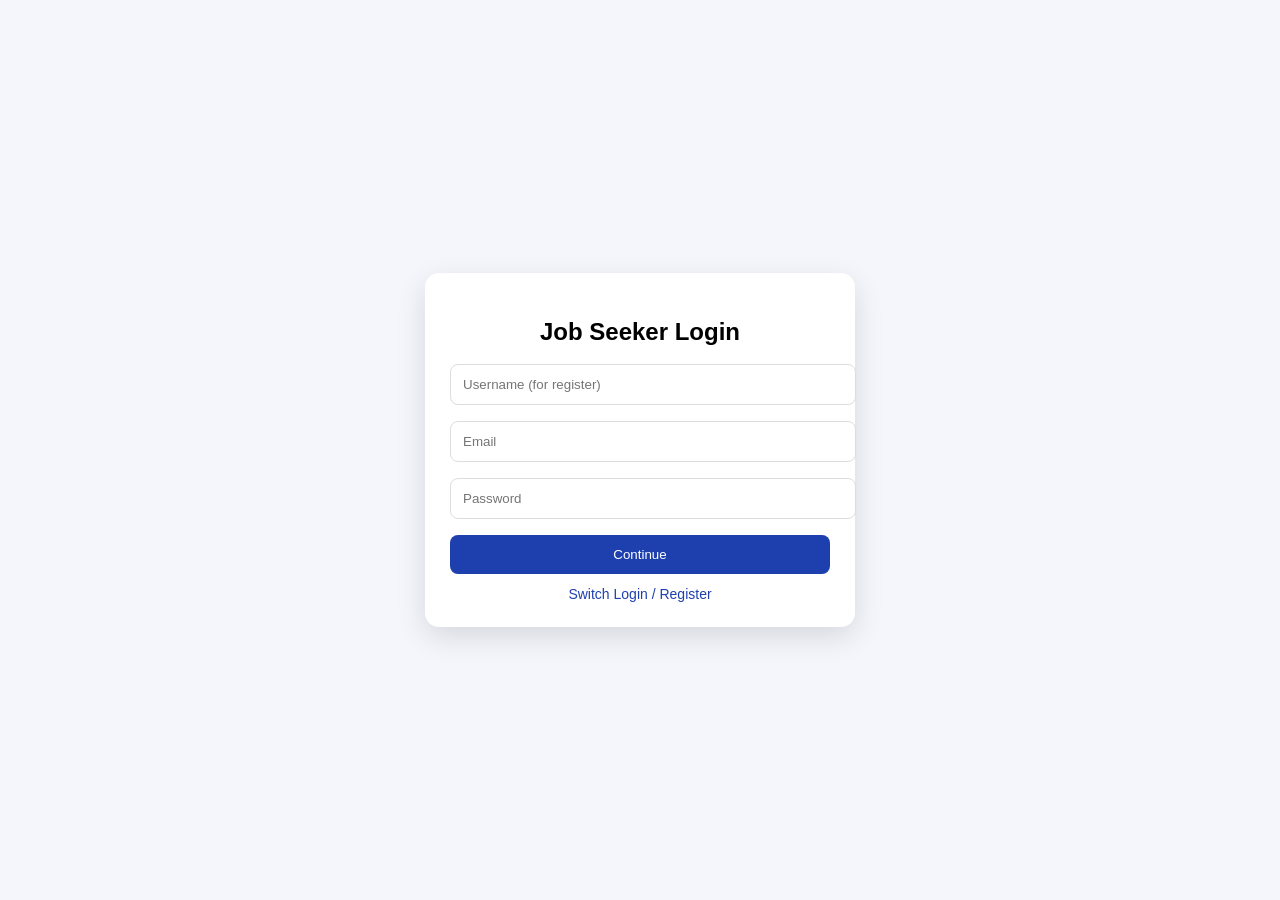
<file: jobseeker-dashboard.html>
<!DOCTYPE html>
<html lang="en">
<head>
<meta charset="UTF-8">
<title>Job Seeker System</title>
<meta name="viewport" content="width=device-width, initial-scale=1.0">

<style>
body{
  margin:0;
  font-family:Arial;
  background:#f4f6fb;
}

/* AUTH PAGE */
.center{
  display:flex;
  justify-content:center;
  align-items:center;
  height:100vh;
}

.auth-box{
  width:380px;
  background:white;
  padding:25px;
  border-radius:14px;
  box-shadow:0 10px 30px rgba(0,0,0,0.12);
}

h2{
  text-align:center;
  margin-bottom:10px;
}

input{
  width:100%;
  padding:12px;
  margin:8px 0;
  border:1px solid #ddd;
  border-radius:8px;
  outline:none;
}

button{
  width:100%;
  padding:12px;
  background:#1e40af;
  color:white;
  border:none;
  border-radius:8px;
  cursor:pointer;
  margin-top:8px;
}

button:hover{
  background:#1d4ed8;
}

.toggle{
  text-align:center;
  margin-top:12px;
  cursor:pointer;
  color:#1e40af;
  font-size:14px;
}

/* DASHBOARD */
.sidebar{
  width:240px;
  height:100vh;
  background:#0f172a;
  color:white;
  position:fixed;
  padding:20px;
}

.sidebar h2{
  color:white;
}

.sidebar button{
  width:100%;
  padding:12px;
  margin:8px 0;
  background:transparent;
  border:1px solid rgba(255,255,255,0.2);
  color:white;
  border-radius:8px;
  cursor:pointer;
  text-align:left;
}

.sidebar button:hover{
  background:#1e40af;
}

.main{
  margin-left:260px;
  padding:30px;
}

.card{
  background:white;
  padding:20px;
  border-radius:14px;
  box-shadow:0 10px 20px rgba(0,0,0,0.08);
  margin-bottom:20px;
}

.profile{
  display:flex;
  gap:15px;
  align-items:center;
}

.profile img{
  width:70px;
  height:70px;
  border-radius:50%;
}

.wallet{
  font-size:22px;
  font-weight:bold;
  color:#1e40af;
}

.hidden{
  display:none;
}

</style>
</head>

<body>

<!-- AUTH -->
<div id="authPage" class="center">

  <div class="auth-box">
    <h2 id="title">Job Seeker Login</h2>

    <input type="text" id="username" placeholder="Username (for register)">
    <input type="email" id="email" placeholder="Email">
    <input type="password" id="password" placeholder="Password">

    <button onclick="handleAuth()">Continue</button>

    <div class="toggle" onclick="toggleMode()">
      Switch Login / Register
    </div>
  </div>

</div>

<!-- DASHBOARD -->
<div id="dashboard" class="hidden">

  <div class="sidebar">
    <h2>Dashboard</h2>

    <button onclick="show('profile')">Profile</button>
    <button onclick="show('wallet')">Wallet</button>
    <button onclick="logout()">Logout</button>
  </div>

  <div class="main">

    <!-- PROFILE -->
    <div id="profile" class="card">
      <h3>Profile</h3>

      <div class="profile">
        <img id="img">
        <div>
          <h2 id="uname"></h2>
          <p id="uemail"></p>
        </div>
      </div>
    </div>

    <!-- WALLET -->
    <div id="wallet" class="card hidden">
      <h3>Wallet</h3>
      <p class="wallet">₦ <span id="balance">0</span></p>

      <input type="number" id="amount" placeholder="Enter amount">

      <button onclick="deposit()">Deposit</button>
      <button onclick="withdraw()">Withdraw</button>
    </div>

  </div>

</div>

<script>

/* MODE */
let isLogin = true;

function toggleMode(){
  isLogin = !isLogin;

  document.getElementById("title").innerText =
  isLogin ? "Job Seeker Login" : "Job Seeker Register";
}

/* FAKE DATABASE */
function getUsers(){
  return JSON.parse(localStorage.getItem("users")) || [];
}

function saveUsers(users){
  localStorage.setItem("users", JSON.stringify(users));
}

/* AUTH SYSTEM */
function handleAuth(){

  let username = document.getElementById("username").value;
  let email = document.getElementById("email").value;
  let password = document.getElementById("password").value;

  let users = getUsers();

  if(!isLogin){

    // REGISTER
    users.push({
      username,
      email,
      password,
      image:"https://i.pravatar.cc/150"
    });

    saveUsers(users);
    alert("Account created successfully!");
    toggleMode();

  } else {

    // LOGIN
    let user = users.find(u => u.email === email && u.password === password);

    if(!user){
      alert("Invalid login details");
      return;
    }

    localStorage.setItem("loggedUser", JSON.stringify(user));
    loadDashboard();
  }
}

/* LOAD DASHBOARD */
function loadDashboard(){

  let user = JSON.parse(localStorage.getItem("loggedUser"));

  if(!user) return;

  document.getElementById("authPage").style.display = "none";
  document.getElementById("dashboard").classList.remove("hidden");

  document.getElementById("uname").innerText = user.username;
  document.getElementById("uemail").innerText = user.email;
  document.getElementById("img").src = user.image;

  let wallet = JSON.parse(localStorage.getItem(user.email+"_wallet")) || 0;
  document.getElementById("balance").innerText = wallet;
}

/* NAVIGATION */
function show(section){

  document.getElementById("profile").classList.add("hidden");
  document.getElementById("wallet").classList.add("hidden");

  document.getElementById(section).classList.remove("hidden");
}

/* WALLET */
function getWallet(){
  let user = JSON.parse(localStorage.getItem("loggedUser"));
  return JSON.parse(localStorage.getItem(user.email+"_wallet")) || 0;
}

function saveWallet(amount){
  let user = JSON.parse(localStorage.getItem("loggedUser"));

  localStorage.setItem(user.email+"_wallet", JSON.stringify(amount));

  document.getElementById("balance").innerText = amount;
}

function deposit(){
  let amt = Number(document.getElementById("amount").value);
  let wallet = getWallet() + amt;
  saveWallet(wallet);
}

function withdraw(){
  let amt = Number(document.getElementById("amount").value);
  let wallet = getWallet();

  if(amt > wallet){
    alert("Insufficient balance");
    return;
  }

  wallet -= amt;
  saveWallet(wallet);
}

/* LOGOUT */
function logout(){
  localStorage.removeItem("loggedUser");
  location.reload();
}

/* AUTO LOGIN */
if(localStorage.getItem("loggedUser")){
  loadDashboard();
}

</script>

</body>
</html>
</file>
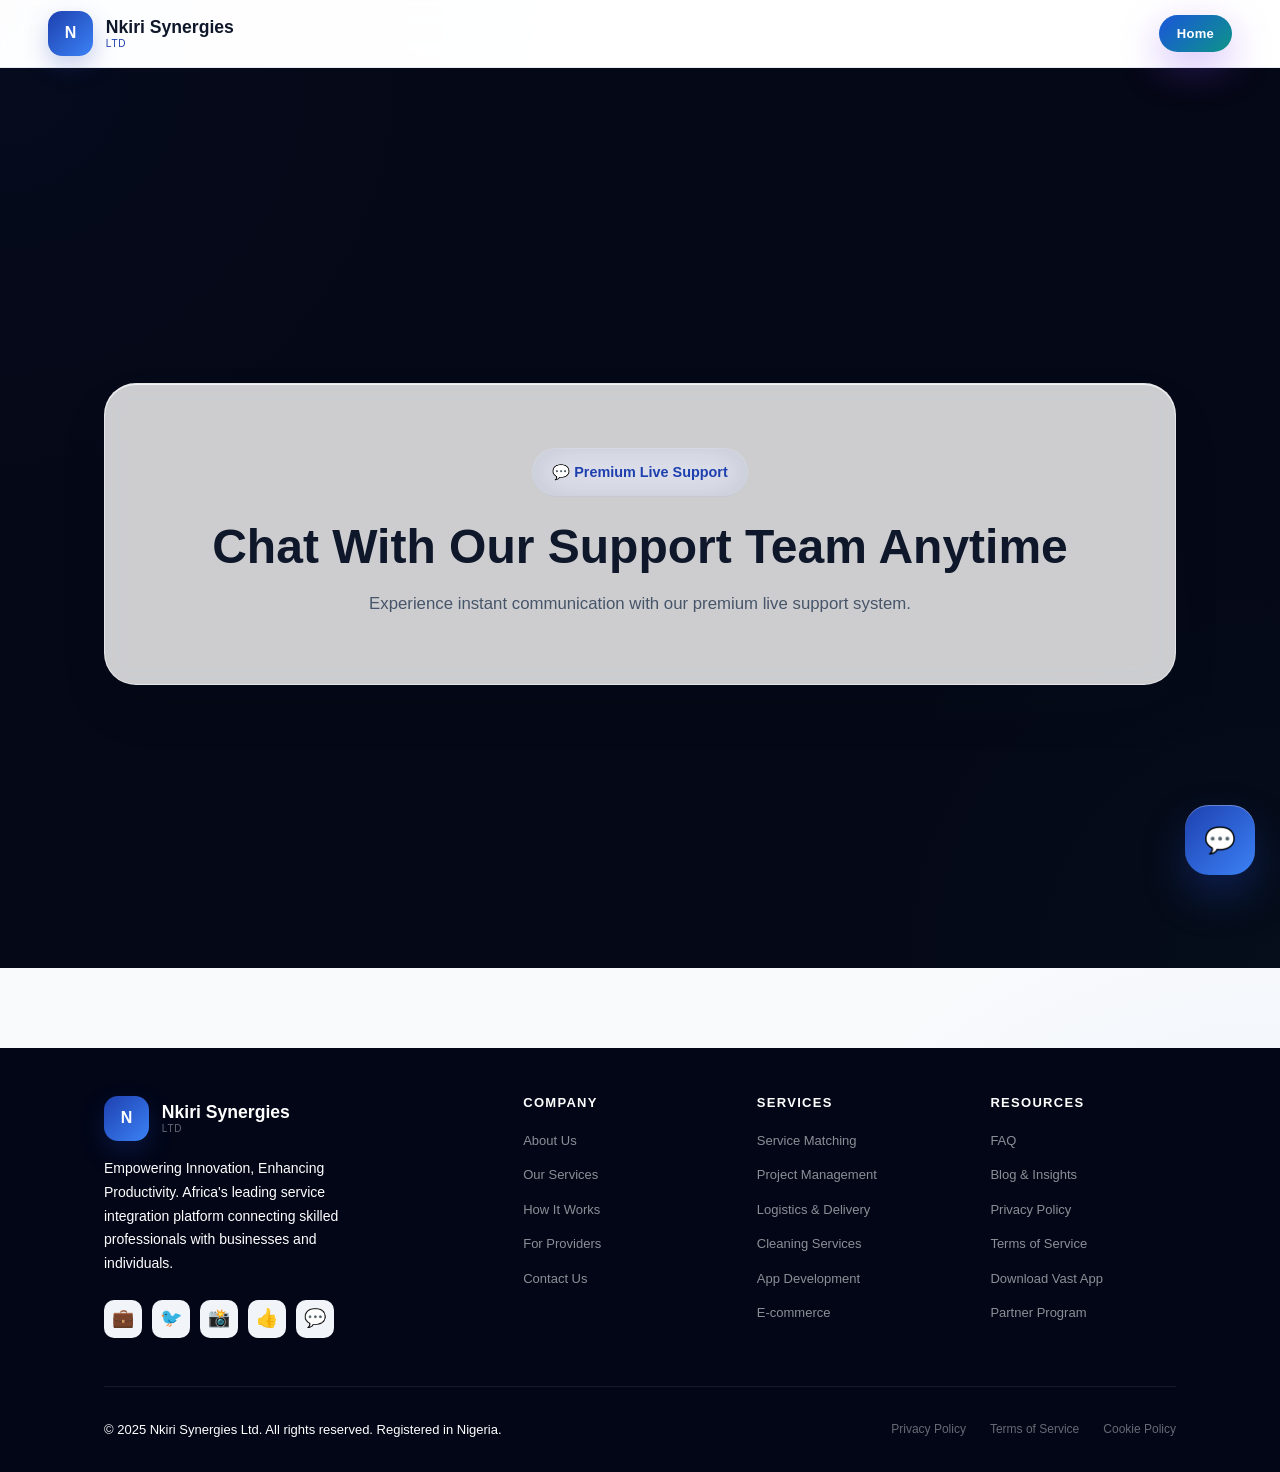
<file: live-chat.html>
<!DOCTYPE html>
<html lang="en">
<head>
  <meta charset="UTF-8" />
  <meta name="viewport" content="width=device-width, initial-scale=1.0"/>
  <meta name="description" content="Premium Live Chat - Nkiri Synergies Ltd">
  <title>Nkiri Live Chat Support</title>

  <link rel="stylesheet" href="main.css" />


  <style>
     
    :root{ 
 --primary:#1e40af; 
  --primary-dark:#1d4ed8;
  --secondary:#0f172a;
 --white:#ffffff; 
 --gray-50:#f8fafc;
 --gray-100:#f1f5f9;
 --gray-200:#e2e8f0; 
 --gray-300:#cbd5e1;
--gray-400:#94a3b8; 
--gray-500:#64748b; 
--gray-600:#475569;
 --navy:#020617; 
  --border-radius:18px; 
 --transition:0.3s ease;
} 
             
  *{
  margin:0; 
 padding:0; 
box-sizing:border-box; 
font-family:Inter, sans-serif; 
}
                
body{ 
 background: radial-gradient(circle at top left, rgba(30,64,175,0.08), transparent 30%), radial-gradient(circle at bottom right, rgba(59,130,246,0.08), transparent 30%), #f8fafc; 
color:var(--secondary);
 min-height:100vh; 
} 
.container{ 
 width:90%;
max-width:1200px;
margin:auto;
 } 
 /* NAVBAR */
 #navbar{ 
position:sticky; 
 top:0; z-index:1000;
background:rgba(255,255,255,0.9); 
 backdrop-filter:blur(12px);
 border-bottom:1px solid rgba(226,232,240,0.8); 
} 
.nav-wrapper{ 
display:flex;
align-items:center; 
justify-content:space-between; 
 padding:1rem 0;
} 
.nav-logo{ 
display:flex; 
align-items:center; 
gap:0.8rem; 
cursor:pointer;
}
.nav-logo-mark{ 
 width:45px; 
height:45px; 
 border-radius:14px;
 background:linear-gradient(135deg,var(--primary),#3b82f6);
 color:white;
display:flex; 
align-items:center; 
justify-content:center; 
font-weight:800; 
font-size:1rem;
box-shadow:0 10px 25px rgba(30,64,175,0.25); 
} 
.nav-logo-text{ 
 font-size:1.1rem; 
font-weight:800;
color:var(--secondary);
} 
.nav-logo-text span{
color:var(--primary);
 }
/* HERO */
.hero{ 
 padding:5rem 0 3rem;
} 
 .hero-card{
 background:rgba(255,255,255,0.8); 
backdrop-filter:blur(14px);
 border:1px solid rgba(255,255,255,0.5);
 border-radius:32px;
padding:4rem;
 text-align:center;
 box-shadow: 0 25px 50px rgba(15,23,42,0.08),
 inset 0 1px 0 rgba(255,255,255,0.8);
 }
 .hero-badge{
display:inline-flex; 
align-items:center;
gap:0.5rem;
 background:rgba(30,64,175,0.08);
  color:var(--primary); 
 padding:0.7rem 1.2rem; 
border-radius:100px; 
font-weight:700; 
margin-bottom:1.5rem;
 font-size:0.9rem;
} 
.hero h1{
 font-size:3rem; 
line-height:1.1;
margin-bottom:1rem; 
 font-weight:900;
 color:var(--secondary); 
 }
                                                  
 .hero p{ 
  max-width:700px;
margin:auto;
color:var(--gray-600); 
line-height:1.8;
font-size:1.05rem; 
 } 
/* FEATURE CARDS */
.feature-grid{ 
 display:grid;
  grid-template-columns:repeat(auto-fit,minmax(240px,1fr));
  gap:1.5rem;
 margin-top:3rem;
} 
.feature-card{
background:rgba(255,255,255,0.75); 
backdrop-filter:blur(12px);
 border:1px solid rgba(255,255,255,0.7); 
 border-radius:24px;
  padding:2rem; 
  transition:var(--transition);
  box-shadow:0 10px 30px rgba(15,23,42,0.05);
  } 
.feature-card:hover{ 
  transform:translateY(-6px);
   box-shadow:0 20px 40px rgba(15,23,42,0.08);
   } 
   .feature-icon{
     width:60px;
  height:60px; 
  border-radius:18px; 
  background:linear-gradient(135deg,var(--primary),#3b82f6);
color:white; 
  display:flex;
   align-items:center;
    justify-content:center; 
    font-size:1.4rem; 
    margin-bottom:1rem;
     box-shadow:0 10px 25px rgba(30,64,175,0.25); 
 } 
 .feature-card h3{
   margin-bottom:0.8rem; 
   font-size:1.1rem;
   } 
   .feature-card p{ 
    color:var(--gray-600); 
    line-height:1.7; 
    font-size:0.95rem; 
} 
/* HOW TO */
 .guide-section{ 
  margin-top:3rem;
   background:white; 
   border-radius:30px; 
   padding:3rem; 
  border:1px solid var(--gray-200);
     box-shadow:0 20px 45px rgba(15,23,42,0.06); 
      }
 .guide-title{
  font-size:2rem; 
  margin-bottom:2rem;
   text-align:center;
    font-weight:800; 
 } 
 .guide-list{
 display:grid;
 gap:1rem;
 } 
 .guide-item{ display:flex;
gap:1rem;
 align-items:flex-start; 
 background:var(--gray-50); 
                                                                       
 padding:1.2rem;
  border-radius:18px;
   border:1px solid var(--gray-100); 
 }
.guide-number{
  min-width:40px
  ; height:40px; 
  border-radius:12px;
   background:linear-gradient(135deg,var(--primary),#3b82f6);
   color:white; 
   display:flex; 
   align-items:center; 
   justify-content:center;
   font-weight:700;
   box-shadow:0 10px 20px rgba(30,64,175,0.2);
                                                                        
   color:var(--gray-600);
    line-height:1.7; 
}
 /* CHAT TOGGLE */ 
 .chat-toggle{
   position:fixed;
    right:25px; 
    bottom:25px;
     width:70px;
      height:70px; 
      border:none;
       border-radius:24px; 
       background:linear-gradient(135deg,var(--primary),#3b82f6);
        color:white;
         font-size:1.6rem;
          cursor:pointer;
           z-index:9999; 
           box-shadow: 0 20px 40px rgba(30,64,175,0.35), 
           inset 0 1px 0 rgba(255,255,255,0.3); 
           transition:var(--transition);
 } 
 .chat-toggle:hover{
   transform:translateY(-4px) scale(1.04);
   } 
   .chat-widget{ 
    position:fixed;
     bottom:110px;
      right:25px;
       width:390px; 
       height:650px;
        background:rgba(255,255,255,0.95); 
        backdrop-filter:blur(20px);
         border:1px solid rgba(255,255,255,0.6);
          border-radius:32px;
           overflow:hidden; 
           display:flex; 
           flex-direction:column; 
           z-index:9999; 
           box-shadow: 0 40px 80px rgba(15,23,42,0.2), 
           inset 0 1px 0 rgba(255,255,255,0.7); 
           transform:translateY(30px); 
           opacity:0; visibility:hidden; 
           transition:0.35s ease;
           } 
           .chat-widget.active{ 
            transform:translateY(0); 
            opacity:1; 
            visibility:visible; 
          } 
/* CHAT HEADER */ 
.chat-header{ 
  padding:1.3rem 1.5rem;
   background:linear-gradient(135deg,var(--primary),#2563eb);
    color:white; 
    display:flex; 
    justify-content:space-between; 
    align-items:center; 
  }
   .chat-title{ 
    font-size:1rem; 
    font-weight:800; 
  } 
  .chat-subtitle{
     margin-top:0.3rem; 
     font-size:0.8rem;
      opacity:0.9;
       display:flex; 
       align-items:center; 
       gap:0.4rem; 
      } 
      .status-dot{
        width:8px;
         height:8px;
          border-radius:50%;
           background:#10b981;
            animation:pulse 1.5s infinite;
           }
            @keyframes pulse{ 0%,100%{opacity:1} 50%{opacity:0.4} } 
            .chat-close{ 
              background:none;
               border:none; 
               color:white; 
               font-size:1.5rem; 
               cursor:pointer;
 }
 /* CHAT BODY */
  .chat-messages{ 
    flex:1;
     padding:1.5rem;
      overflow-y:auto;
       background:#f8fafc;
        display:flex; 
        flex-direction:column; gap:1rem; 
      } 
      .message{
        display:flex;
         gap:0.8rem; 
         animation:fadeIn 0.25s ease; 
        } 
        .message.user{ 
          flex-direction:row-reverse;
         } 
         @keyframes fadeIn{ from{ opacity:0; transform:translateY(10px); } to{ opacity:1; transform:translateY(0);
         } }
 .avatar{ 
  width:42px;
   height:42px; 
   border-radius:14px;
    background:linear-gradient(135deg,var(--primary),#3b82f6);
     color:white;
      display:flex;
      align-items:center; 
     justify-content:center; 
     font-weight:800; 
     flex-shrink:0; 
    } 
    .message.user
     .avatar{ 
      background:#0f172a; 
  } 
  .bubble{
     background:white;
      padding:1rem; 
      border-radius:20px;
       max-width:260px; 
       border:1px solid var(--gray-100);
        box-shadow:0 5px 20px rgba(15,23,42,0.04); 
        line-height:1.6;
         font-size:0.92rem; 
        color:var(--secondary); 
 } 
                    .message.user 
                    .bubble{
                       background:linear-gradient(135deg,var(--primary),#2563eb); color:white; 
                       border:none; 
                      } 
                      .message-time{
                         margin-top:0.4rem; 
                         font-size:0.7rem; 
                         color:var(--gray-500); 
                         }
                         /* INPUT */ 
                         .chat-input-area{
                           padding:1rem;
                            border-top:1px solid var(--gray-200);
                             background:white;
                     } 
                    .chat-form{
                       display:flex; 
                       gap:0.8rem; 
                       align-items:flex-end;
                       } 
                       .chat-input{ 
                        flex:1;
                         resize:none; 
                         border:none;
                          background:var(--gray-100); 
                          border-radius:18px;
                           padding:1rem; 
                           font-size:0.92rem; 
                           outline:none;
                            min-height:58px; 
                            max-height:120px;
                           } 
                           .send-btn{ 
                            width:55px;
                             height:55px;
                              border:none; 
                              border-radius:18px; 
                      background:linear-gradient(135deg,var(--primary),#2563eb); 
                      color:white; 
                      cursor:pointer;
                       font-size:1.1rem;
                      transition:var(--transition);
                       box-shadow:0 10px 25px rgba(30,64,175,0.2);
                     } 
                     .send-btn:hover{
                       transform:translateY(-2px); 
                      } 
                    
                    /* FOOTER */ 
                    footer{
                       margin-top:5rem; 
                       background:var(--navy); 
                       color:white; 
                       padding:3rem 0 2rem; 
                    } 
                    .footer-content{
                       text-align:center; 
                       color:#cbd5e1; 
                    } 
                    @media(max-width:768px) { 
                      .hero-card{
                       padding:2rem;
                    } 
                    .hero h1{ font-size:2rem; 
                      padding:2rem; 
                    }
                     .chat-widget{ 
                      width:100%;
                       height:100vh; 
                       right:0; 
                       bottom:0; 
                       border-radius:0; 
                    } 
                    .chat-toggle{
                       right:20px;
                        bottom:20px;
                       } }
  </style>
</head>

<body>

  <!-- NAVBAR -->
  <nav id="navbar">
  <div class="nav-logo" onclick="navigate('home')">
    <div class="nav-logo-mark">N</div>
    <div class="nav-logo-text">Nkiri Synergies<span>Ltd</span></div>
  </div>
 
    <a href="index.html" onclick="navigate('contact')" class="btn btn-primary btn-sm nav-cta">Home</a>
  </div>
  <div class="hamburger" id="hamburger" onclick="toggleMenu()">
    <span></span><span></span><span></span>
  </div>
</nav>
<div class="mobile-menu" id="mobileMenu">
  <a href="#" onclick="navigate('home');closeMenu()">Home</a>
  <a href="#" onclick="navigate('about');closeMenu()">About Us</a>
  <a href="#" onclick="navigate('services');closeMenu()">Services</a>
  <a href="#" onclick="navigate('how-it-works');closeMenu()">How It Works</a>
  <a href="#" onclick="navigate('providers');closeMenu()">For Providers</a>
  <a href="#" onclick="navigate('faq');closeMenu()">FAQ</a>
  <a href="#" onclick="navigate('contact');closeMenu()">Contact</a>
</div>

  <!-- HERO (UNCHANGED) -->
  <section class="hero">
    <div class="container">
      <div class="hero-card">
        <div class="hero-badge">💬 Premium Live Support</div>

        <h1>Chat With Our Support Team Anytime</h1>

        <p>
          Experience instant communication with our premium live support system.
        </p>

        <!-- FEATURES (UNCHANGED) -->
        <!-- ... keep your existing UI exactly ... -->
      </div>
    </div>
  </section>

  <!-- CHAT TOGGLE -->
  <button class="chat-toggle" id="chatToggle">💬</button>

  <!-- CHAT WIDGET -->
  <div class="chat-widget" id="chatWidget">

    <div class="chat-header">
      <div>
        <div class="chat-title">Nkiri Premium Support</div>
        <div class="chat-subtitle">
          <span class="status-dot"></span> We're online
        </div>
      </div>

      <button class="chat-close" id="closeChat">✕</button>
    </div>

    <div class="chat-messages" id="chatMessages">

      <div class="message">
        <div class="avatar">NK</div>
        <div>
          <div class="bubble">
            👋 Welcome to Nkiri Synergies. How can we assist you today?
          </div>
          <div class="message-time">Just now</div>
        </div>
      </div>

    </div>

    <div class="chat-input-area">
      <form class="chat-form" id="chatForm">
        <textarea class="chat-input" id="chatInput" placeholder="Type your message..."></textarea>
        <button type="submit" class="send-btn">➤</button>
      </form>
    </div>

  </div>

 <footer id="site-footer" style="background-color: var(--navy);">
  <div class="container">
    <div class="footer-grid">
      <div class="footer-brand">
        <div class="nav-logo">
          <div class="nav-logo-mark">N</div>
          <div class="nav-logo-text" style="color:white">Nkiri Synergies<span style="color:rgba(255,255,255,0.4)">Ltd</span></div>
        </div>
        <p>Empowering Innovation, Enhancing Productivity. Africa's leading service integration platform connecting skilled professionals with businesses and individuals.</p>
        <div class="social-links">
          <a href="#" class="social-btn">💼</a>
          <a href="#" class="social-btn">🐦</a>
          <a href="#" class="social-btn">📸</a>
          <a href="#" class="social-btn">👍</a>
          <a href="#" class="social-btn">💬</a>
        </div>
      </div>
      <div class="footer-col">
        <h4>Company</h4>
        <ul>
          <li><a href="#" onclick="navigate('about')">About Us</a></li>
          <li><a href="#" onclick="navigate('services')">Our Services</a></li>
          <li><a href="#" onclick="navigate('how-it-works')">How It Works</a></li>
          <li><a href="#" onclick="navigate('providers')">For Providers</a></li>
          <li><a href="#" onclick="navigate('contact')">Contact Us</a></li>
        </ul>
      </div>
      <div class="footer-col">
        <h4>Services</h4>
        <ul>
          <li><a href="#" onclick="navigate('services')">Service Matching</a></li>
          <li><a href="#" onclick="navigate('services')">Project Management</a></li>
          <li><a href="#" onclick="navigate('services')">Logistics & Delivery</a></li>
          <li><a href="#" onclick="navigate('services')">Cleaning Services</a></li>
          <li><a href="#" onclick="navigate('services')">App Development</a></li>
          <li><a href="#" onclick="navigate('services')">E-commerce</a></li>
        </ul>
      </div>
      <div class="footer-col">
        <h4>Resources</h4>
        <ul>
          <li><a href="#" onclick="navigate('faq')">FAQ</a></li>
          <li><a href="#">Blog & Insights</a></li>
          <li><a href="#">Privacy Policy</a></li>
          <li><a href="#">Terms of Service</a></li>
          <li><a href="#">Download Vast App</a></li>
          <li><a href="#">Partner Program</a></li>
        </ul>
      </div>
    </div>
    <div class="footer-bottom">
      <span>© 2025 Nkiri Synergies Ltd. All rights reserved. Registered in Nigeria.</span>
      <div class="footer-bottom-links">
        <a href="#">Privacy Policy</a>
        <a href="#">Terms of Service</a>
        <a href="#">Cookie Policy</a>
      </div>
    </div>
  </div>
</footer>

  <!-- ========================= -->
  <!-- ✅ AI AUTO RESPONDER ADDED -->
  <!-- ========================= -->
  <script>

    const chatWidget = document.getElementById("chatWidget");
    const chatToggle = document.getElementById("chatToggle");
    const closeChat = document.getElementById("closeChat");
    const chatForm = document.getElementById("chatForm");
    const chatInput = document.getElementById("chatInput");
    const chatMessages = document.getElementById("chatMessages");

    chatToggle.addEventListener("click", () => {
      chatWidget.classList.toggle("active");
    });

    closeChat.addEventListener("click", () => {
      chatWidget.classList.remove("active");
    });

    let messages = JSON.parse(localStorage.getItem("nkiri_chat")) || [];

    /* =========================
       🤖 AI RESPONSE BANK (10)
    ========================== */
    const aiResponses = [
      "Thanks for reaching out! How can I assist you today?",
      "We’re here to help you find the best service quickly.",
      "Can you please give more details so I can assist better?",
      "That’s a great question — let me help you with that.",
      "Our team is currently reviewing your request.",
      "You can book any service directly from the dashboard.",
      "All payments on Nkiri are secure and protected.",
      "We connect you with verified professionals near you.",
      "Your request has been noted. Expect a quick response.",
      "Is there anything else you’d like help with?"
    ];

    /* =========================
       🤖 SIMPLE AI LOGIC
    ========================== */
    function getAIResponse(userText) {

      const text = userText.toLowerCase();

      if (text.includes("price") || text.includes("cost")) {
        return "Our pricing depends on the service type. You can view all prices after selecting a service.";
      }

      if (text.includes("hello") || text.includes("hi")) {
        return "Hello 👋 Welcome to Nkiri Synergies! How can I help you today?";
      }

      if (text.includes("book") || text.includes("hire")) {
        return "You can easily book a professional from your dashboard in just a few clicks.";
      }

      if (text.includes("payment")) {
        return "All payments are secure and processed instantly through our system.";
      }

      if (text.includes("withdraw")) {
        return "You can withdraw your earnings anytime from your wallet section.";
      }

      if (text.includes("service")) {
        return "We offer cleaning, logistics, freelance, app development, and more!";
      }

      // fallback random AI response
      return aiResponses[Math.floor(Math.random() * aiResponses.length)];
    }

    /* =========================
       RENDER CHAT
    ========================== */
    function renderMessages() {

      chatMessages.innerHTML = `
        <div class="message">
          <div class="avatar">NK</div>
          <div>
            <div class="bubble">
              👋 Welcome to Nkiri Synergies. How can we assist you today?
            </div>
            <div class="message-time">Just now</div>
          </div>
        </div>
      `;

      messages.forEach(msg => {
        chatMessages.innerHTML += `
          <div class="message user">
            <div class="avatar">U</div>
            <div>
              <div class="bubble">${msg.text}</div>
              <div class="message-time">${msg.time}</div>
            </div>
          </div>
        `;
      });

      chatMessages.scrollTop = chatMessages.scrollHeight;
    }

    renderMessages();

    /* =========================
       SEND MESSAGE + AI REPLY
    ========================== */
    chatForm.addEventListener("submit", (e) => {

      e.preventDefault();

      const text = chatInput.value.trim();
      if (!text) return;

      const userMsg = {
        text,
        time: new Date().toLocaleTimeString([], {
          hour: "2-digit",
          minute: "2-digit"
        })
      };

      messages.push(userMsg);
      localStorage.setItem("nkiri_chat", JSON.stringify(messages));

      renderMessages();
      chatInput.value = "";

      /* AI RESPONSE DELAY */
      setTimeout(() => {

        const aiMsg = {
          text: getAIResponse(text),
          time: new Date().toLocaleTimeString([], {
            hour: "2-digit",
            minute: "2-digit"
          })
        };

        messages.push(aiMsg);
        localStorage.setItem("nkiri_chat", JSON.stringify(messages));

        renderMessages();

      }, 800);

    });

  </script>

</body>
</html>
</file>
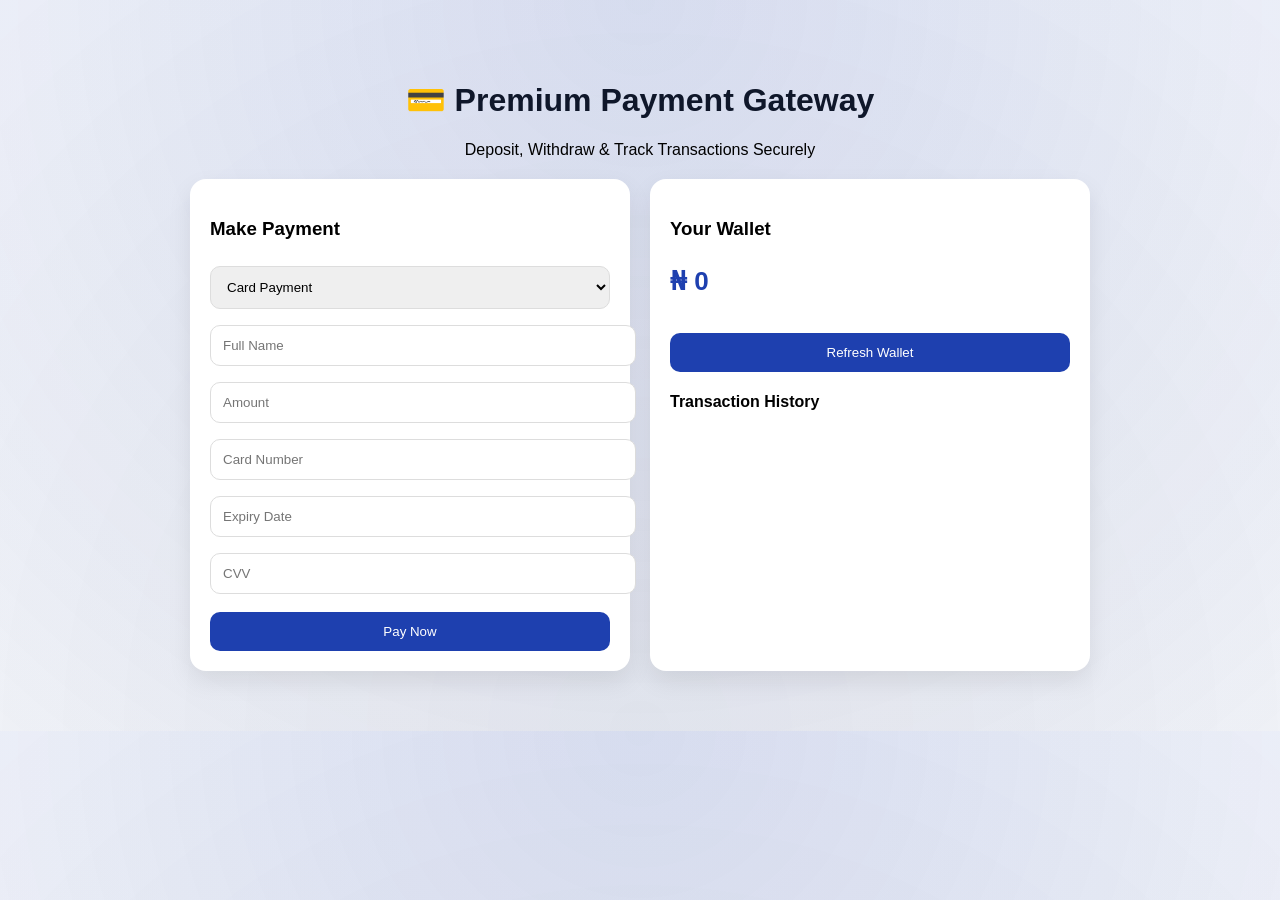
<file: pay.html>
<!DOCTYPE html>
<html lang="en">
<head>
<meta charset="UTF-8">
<title>Premium Payment Gateway</title>
<meta name="viewport" content="width=device-width, initial-scale=1.0">

<style>
body{
  margin:0;
  font-family:Arial;
  background: radial-gradient(circle at top, #1e40af20, transparent),
              radial-gradient(circle at bottom, #0f172a10, transparent),
              #f4f6fb;
}

/* CONTAINER */
.container{
  max-width:900px;
  margin:40px auto;
  padding:20px;
}

/* HEADER */
.header{
  text-align:center;
  margin-bottom:20px;
}

.header h1{
  color:#0f172a;
}

/* GRID */
.grid{
  display:grid;
  grid-template-columns:1fr 1fr;
  gap:20px;
}

.card{
  background:white;
  padding:20px;
  border-radius:16px;
  box-shadow:0 10px 25px rgba(0,0,0,0.08);
}

/* INPUTS */
input, select{
  width:100%;
  padding:12px;
  margin:8px 0;
  border:1px solid #ddd;
  border-radius:10px;
  outline:none;
}

/* BUTTON */
button{
  width:100%;
  padding:12px;
  background:#1e40af;
  color:white;
  border:none;
  border-radius:10px;
  cursor:pointer;
  margin-top:10px;
}

button:hover{
  background:#1d4ed8;
}

/* WALLET */
.wallet{
  font-size:26px;
  font-weight:bold;
  color:#1e40af;
}

/* TRANSACTIONS */
.tx{
  font-size:14px;
  padding:10px;
  border-bottom:1px solid #eee;
}

/* CARD STYLE */
.payment-card{
  background: linear-gradient(135deg,#1e40af,#0f172a);
  color:white;
  padding:20px;
  border-radius:16px;
  margin-bottom:15px;
}

.small{
  font-size:12px;
  opacity:0.8;
}

/* MOBILE */
@media(max-width:768px){
  .grid{
    grid-template-columns:1fr;
  }
}
</style>
</head>

<body>

<div class="container">

  <div class="header">
    <h1>💳 Premium Payment Gateway</h1>
    <p>Deposit, Withdraw & Track Transactions Securely</p>
  </div>

  <div class="grid">

    <!-- PAYMENT FORM -->
    <div class="card">

      <h3>Make Payment</h3>

      <select id="method">
        <option value="card">Card Payment</option>
        <option value="wallet">Wallet Deposit</option>
      </select>

      <input type="text" id="name" placeholder="Full Name">
      <input type="number" id="amount" placeholder="Amount">

      <div id="cardFields">
        <input type="text" placeholder="Card Number">
        <input type="text" placeholder="Expiry Date">
        <input type="text" placeholder="CVV">
      </div>

      <button onclick="pay()">Pay Now</button>

    </div>

    <!-- WALLET -->
    <div class="card">

      <h3>Your Wallet</h3>
      <p class="wallet">₦ <span id="balance">0</span></p>

      <button onclick="refreshWallet()">Refresh Wallet</button>

      <h4>Transaction History</h4>
      <div id="history"></div>

    </div>

  </div>
</div>

<script>

/* DB */
let wallet = JSON.parse(localStorage.getItem("wallet")) || 0;
let history = JSON.parse(localStorage.getItem("history")) || [];

function updateUI(){
  document.getElementById("balance").innerText = wallet;

  let html = "";
  history.slice().reverse().forEach(tx=>{
    html += `<div class="tx">${tx}</div>`;
  });

  document.getElementById("history").innerHTML = html;
}

updateUI();

/* PAYMENT */
function pay(){

  let amount = Number(document.getElementById("amount").value);
  let method = document.getElementById("method").value;
  let name = document.getElementById("name").value;

  if(!amount || !name){
    alert("Fill all fields");
    return;
  }

  if(method === "card"){
    wallet += amount;
    history.push(`💳 Card payment of ₦${amount} by ${name}`);
  }

  if(method === "wallet"){
    if(amount > wallet){
      alert("Insufficient wallet balance");
      return;
    }
    wallet -= amount;
    history.push(`💰 Wallet withdrawal of ₦${amount}`);
  }

  localStorage.setItem("wallet", JSON.stringify(wallet));
  localStorage.setItem("history", JSON.stringify(history));

  updateUI();

  alert("Transaction successful!");
}

function refreshWallet(){
  updateUI();
}

</script>

</body>
</html>
</file>
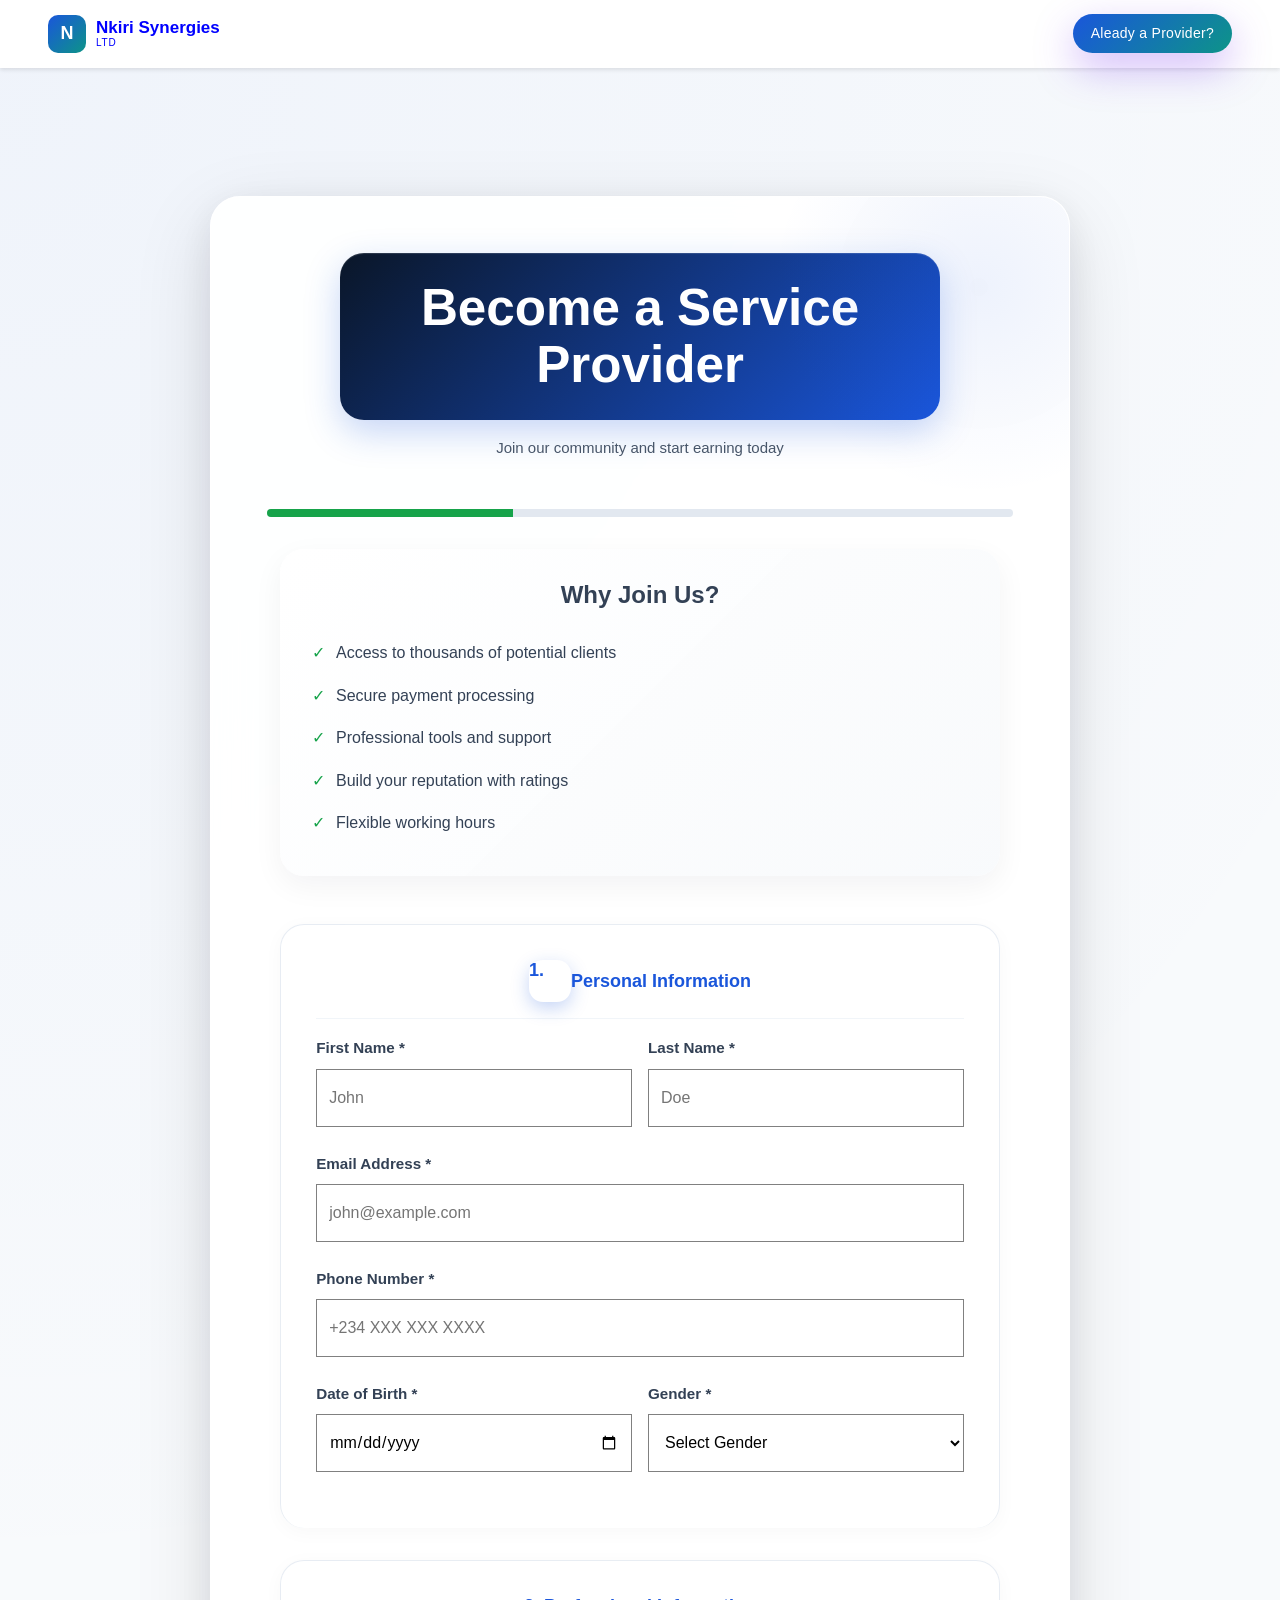
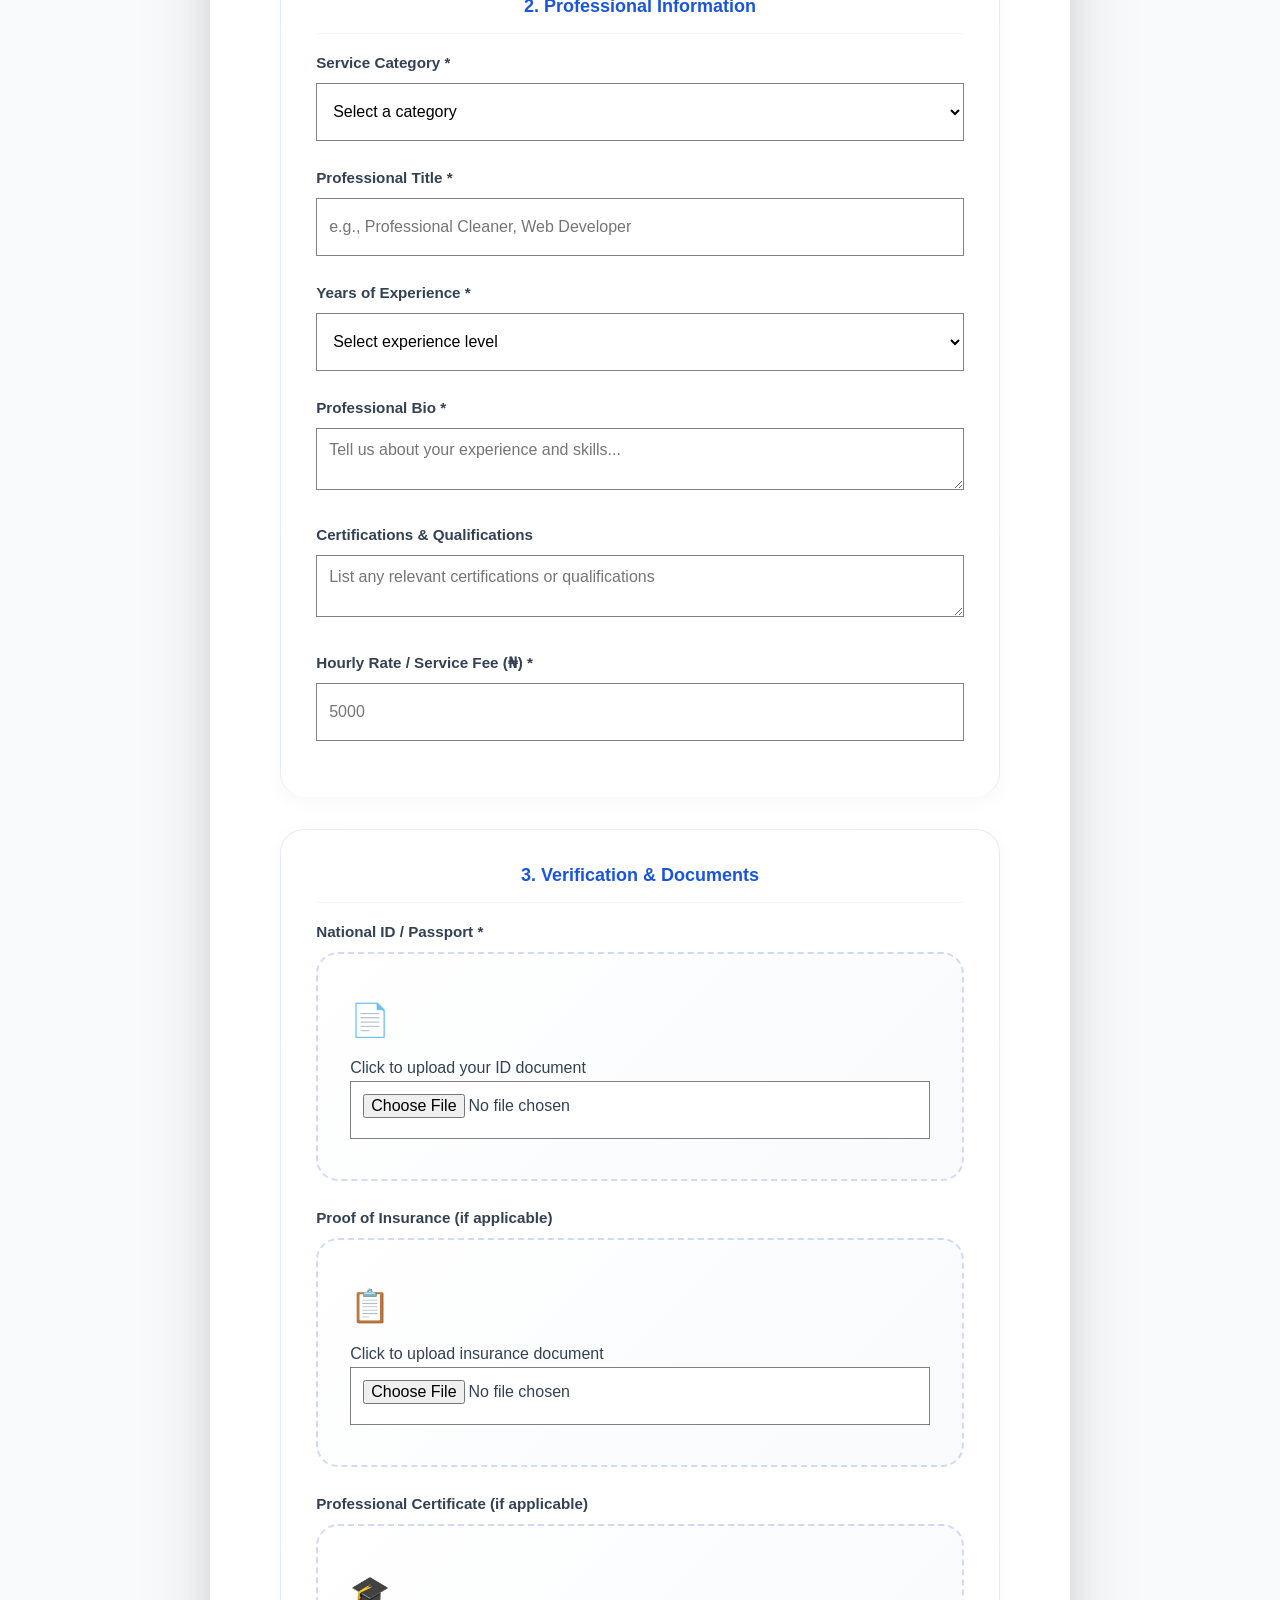
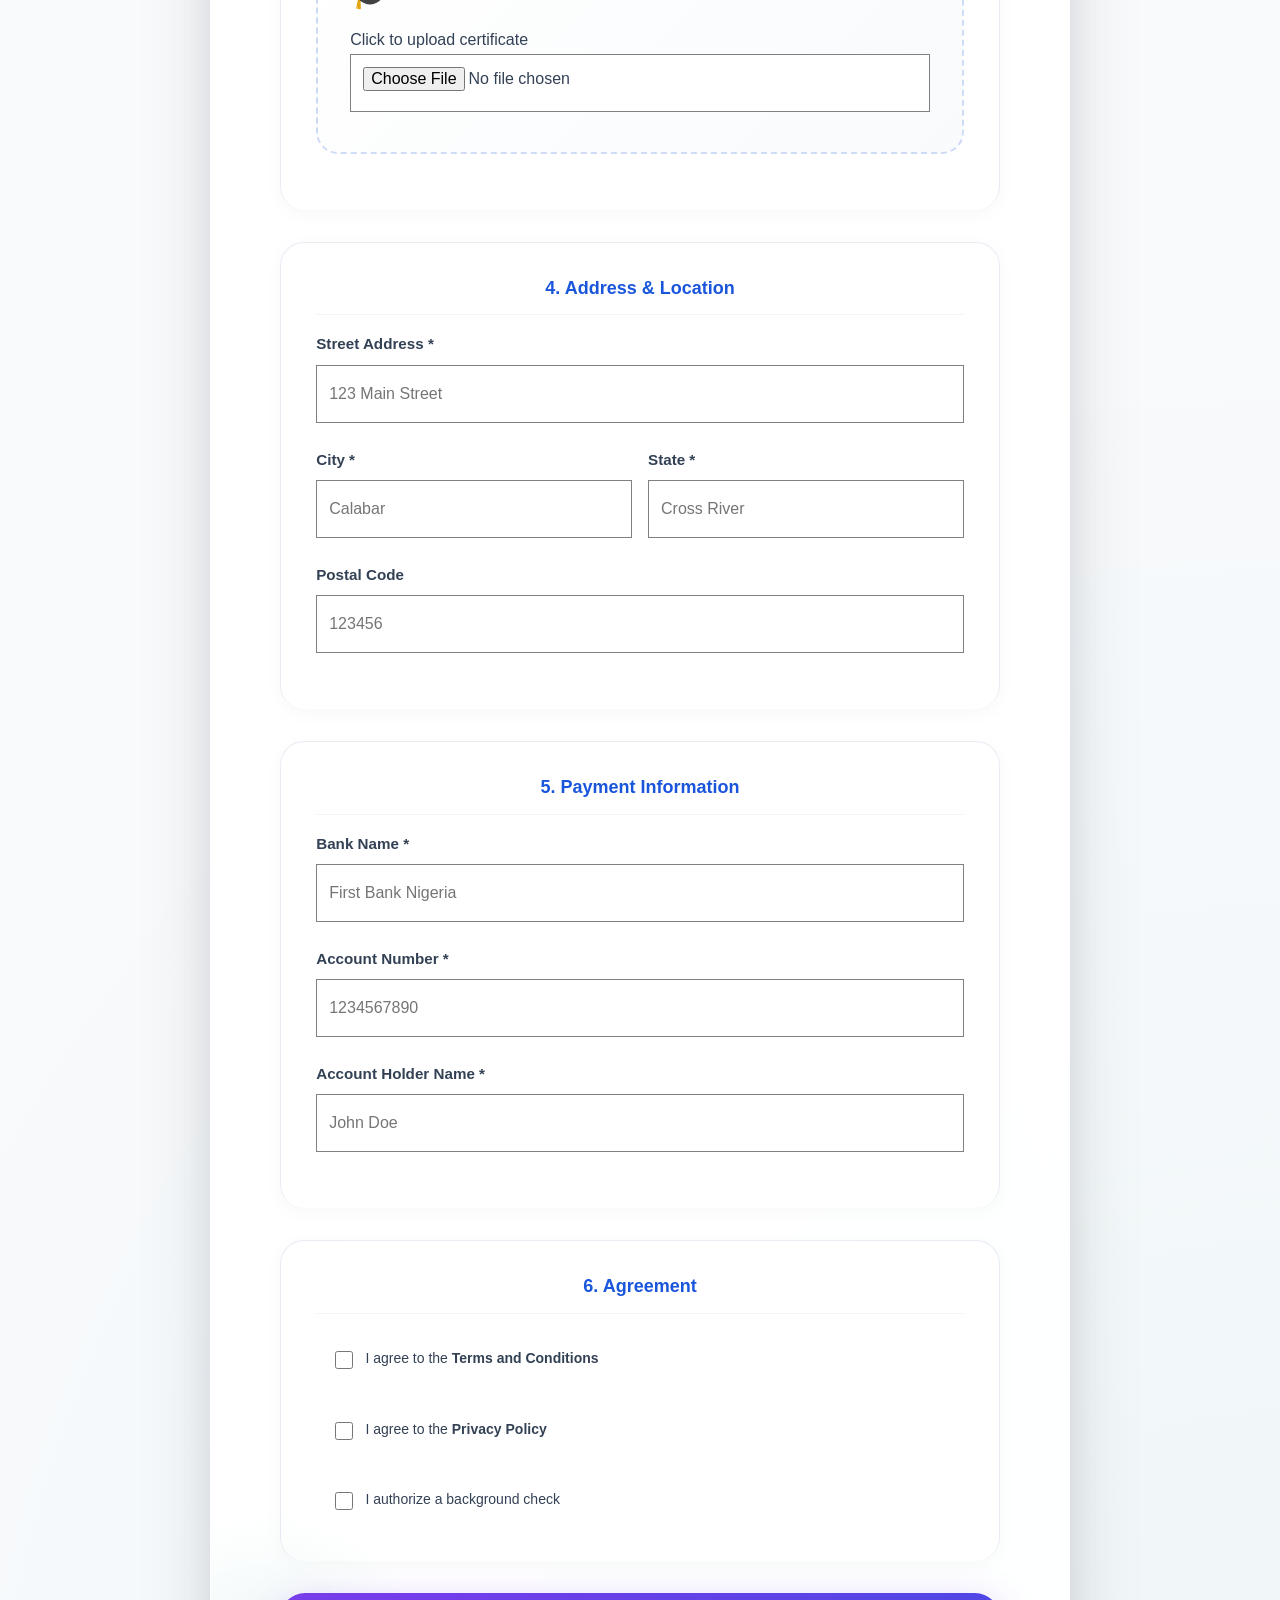
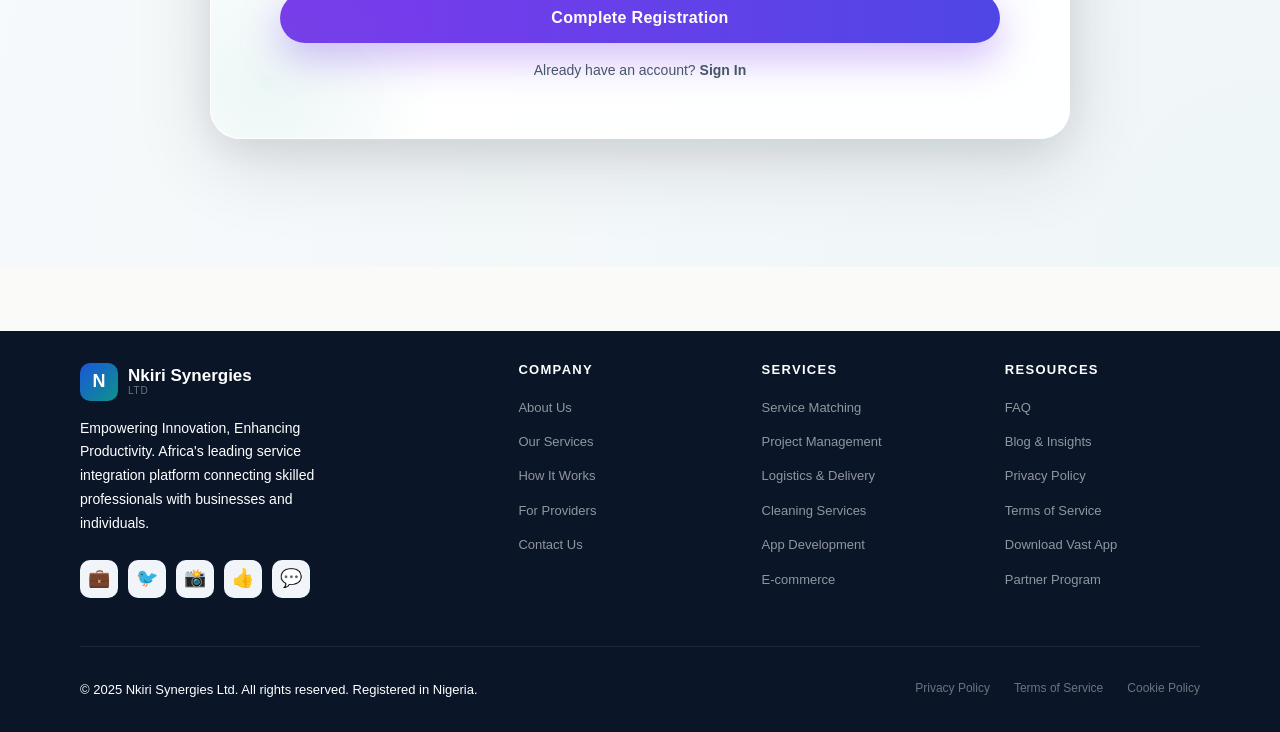
<file: register-provider.html>
<!DOCTYPE html>
<html lang="en">
<head>
  <meta charset="UTF-8">
  <meta name="viewport" content="width=device-width, initial-scale=1.0">
  <meta name="description" content="Register as a Service Provider - Nkiri Synergies Ltd">
  <title>Register as Provider - Nkiri Synergies Ltd</title>
  <link rel="stylesheet" href="main.css">
  
</head>
<body>
  <!-- NAVIGATION -->
  <!-- <nav class="sticky">
    <div class="container">
      <div class="nav-container">
        <a href="index.html" class="logo">
          <div class="logo-icon">NK</div>
          <span>Nkiri Synergies</span>
        </a>
        <div class="nav-buttons">
          <a href="login-provider.html" style="color:red;" class="btn btn-outline">Already a Provider?</a>
        </div>
      </div>
    </div>
  </nav> -->
  <nav id="navbar" style="position: sticky; top: 0; z-index: 1000; background-color: var(--white); box-shadow: 0 2px 4px rgba(0,0,0,0.1);">
  <div class="nav-logo" onclick="navigate('home')">
    <div class="nav-logo-mark">N</div>
    <div class="nav-logo-text" style="color: blue;">Nkiri Synergies<span style="color: blue;">Ltd</span></div>
  </div>
  <div class="nav-links">
 
    <a href="#" onclick="navigate('contact')" class="btn btn-primary btn-sm nav-cta">Aleady a Provider?</a>
  </div>
  <div class="hamburger" id="hamburger" onclick="toggleMenu()">
    <span></span><span></span><span></span>
  </div>
</nav>

  <!-- MAIN CONTENT -->
  <section style="padding: 4rem 0; background-color: var(--gray-50);">
    <div class="container">
      <div class="registration-container">
        <h1 style="text-align: center; margin-bottom: 0.5rem; background-color: rgba(0, 0, 255, 0.767); color: white; padding: 1rem;">Become a Service Provider</h1>
        <p style="text-align: center; color: var(--gray-600); margin-bottom: 2rem;">Join our community and start earning today</p>

        <!-- PROGRESS BAR -->
        <div class="progress-bar">
          <div class="progress-fill" id="progressFill"></div>
        </div>

        <!-- ERROR MESSAGE -->
        <div id="errorMessage" class="error-message"></div>

        <!-- BENEFITS -->
        <div class="benefits-list">
          <h3 style="margin-bottom: 1rem;">Why Join Us?</h3>
          <ul>
            <li>Access to thousands of potential clients</li>
            <li>Secure payment processing</li>
            <li>Professional tools and support</li>
            <li>Build your reputation with ratings</li>
            <li>Flexible working hours</li>
          </ul>
        </div>

        <!-- REGISTRATION FORM -->
        <form id="providerRegistrationForm">
          <!-- PERSONAL INFORMATION -->
          <div class="form-section">
            <h3 class="section-title">
              <span >1.</span> Personal Information
            </h3>

            <div class="form-row">
              <div class="form-group">
                <label>First Name *</label>
                <input type="text" name="firstName" placeholder="John" required>
              </div>
              <div class="form-group">
                <label>Last Name *</label>
                <input type="text" name="lastName" placeholder="Doe" required>
              </div>
            </div>

            <div class="form-group">
              <label>Email Address *</label>
              <input type="email" name="email" placeholder="john@example.com" required>
            </div>

            <div class="form-group">
              <label>Phone Number *</label>
              <input type="tel" name="phone" placeholder="+234 XXX XXX XXXX" required>
            </div>

            <div class="form-row">
              <div class="form-group">
                <label>Date of Birth *</label>
                <input type="date" name="dob" required>
              </div>
              <div class="form-group">
                <label>Gender *</label>
                <select name="gender" required>
                  <option value="">Select Gender</option>
                  <option value="male">Male</option>
                  <option value="female">Female</option>
                  <option value="other">Other</option>
                </select>
              </div>
            </div>
          </div>

          <!-- PROFESSIONAL INFORMATION -->
          <div class="form-section">
            <h3 class="section-title">2. Professional Information</h3>

            <div class="form-group">
              <label>Service Category *</label>
              <select name="category" required>
                <option value="">Select a category</option>
                <option value="cleaning">Cleaning Services</option>
                <option value="freelance">Freelance Services</option>
                <option value="logistics">Logistics & Delivery</option>
                <option value="ecommerce">E-commerce Solutions</option>
                <option value="development">App Development</option>
                <option value="other">Other Services</option>
              </select>
            </div>

            <div class="form-group">
              <label>Professional Title *</label>
              <input type="text" name="title" placeholder="e.g., Professional Cleaner, Web Developer" required>
            </div>

            <div class="form-group">
              <label>Years of Experience *</label>
              <select name="experience" required>
                <option value="">Select experience level</option>
                <option value="0-2">0-2 years</option>
                <option value="2-5">2-5 years</option>
                <option value="5-10">5-10 years</option>
                <option value="10+">10+ years</option>
              </select>
            </div>

            <div class="form-group">
              <label>Professional Bio *</label>
              <textarea name="bio" placeholder="Tell us about your experience and skills..." required></textarea>
            </div>

            <div class="form-group">
              <label>Certifications & Qualifications</label>
              <textarea name="certifications" placeholder="List any relevant certifications or qualifications"></textarea>
            </div>

            <div class="form-group">
              <label>Hourly Rate / Service Fee (₦) *</label>
              <input type="number" name="rate" placeholder="5000" min="0" required>
            </div>
          </div>

          <!-- VERIFICATION & DOCUMENTS -->
          <div class="form-section">
            <h3 class="section-title">3. Verification & Documents</h3>

            <div class="form-group">
              <label>National ID / Passport *</label>
              <div class="file-upload" onclick="document.querySelector('input[name=\"idDocument\"]').click()">
                <div style="font-size: 2rem; margin-bottom: 0.5rem;">📄</div>
                <div class="file-upload-text">Click to upload your ID document</div>
                <input type="file" name="idDocument" accept="image/*,.pdf" required>
              </div>
            </div>

            <div class="form-group">
              <label>Proof of Insurance (if applicable)</label>
              <div class="file-upload" onclick="document.querySelector('input[name=\"insurance\"]').click()">
                <div style="font-size: 2rem; margin-bottom: 0.5rem;">📋</div>
                <div class="file-upload-text">Click to upload insurance document</div>
                <input type="file" name="insurance" accept="image/*,.pdf">
              </div>
            </div>

            <div class="form-group">
              <label>Professional Certificate (if applicable)</label>
              <div class="file-upload" onclick="document.querySelector('input[name=\"certificate\"]').click()">
                <div style="font-size: 2rem; margin-bottom: 0.5rem;">🎓</div>
                <div class="file-upload-text">Click to upload certificate</div>
                <input type="file" name="certificate" accept="image/*,.pdf">
              </div>
            </div>
          </div>

          <!-- ADDRESS & LOCATION -->
          <div class="form-section">
            <h3 class="section-title">4. Address & Location</h3>

            <div class="form-group">
              <label>Street Address *</label>
              <input type="text" name="street" placeholder="123 Main Street" required>
            </div>

            <div class="form-row">
              <div class="form-group">
                <label>City *</label>
                <input type="text" name="city" placeholder="Calabar" required>
              </div>
              <div class="form-group">
                <label>State *</label>
                <input type="text" name="state" placeholder="Cross River" required>
              </div>
            </div>

            <div class="form-group">
              <label>Postal Code</label>
              <input type="text" name="postal" placeholder="123456">
            </div>
          </div>

          <!-- BANK INFORMATION -->
          <div class="form-section">
            <h3 class="section-title">5. Payment Information</h3>

            <div class="form-group">
              <label>Bank Name *</label>
              <input type="text" name="bankName" placeholder="First Bank Nigeria" required>
            </div>

            <div class="form-group">
              <label>Account Number *</label>
              <input type="text" name="accountNumber" placeholder="1234567890" required>
            </div>

            <div class="form-group">
              <label>Account Holder Name *</label>
              <input type="text" name="accountHolder" placeholder="John Doe" required>
            </div>
          </div>

          <!-- TERMS & CONDITIONS -->
          <div class="form-section">
            <h3 class="section-title">6. Agreement</h3>

            <div class="checkbox-group">
              <div class="checkbox-item">
                <input type="checkbox" id="terms" name="terms" required>
                <label for="terms">I agree to the <a href="#" style="color: var(--primary);">Terms and Conditions</a></label>
              </div>
              <div class="checkbox-item">
                <input type="checkbox" id="privacy" name="privacy" required>
                <label for="privacy">I agree to the <a href="#" style="color: var(--primary);">Privacy Policy</a></label>
              </div>
              <div class="checkbox-item">
                <input type="checkbox" id="background" name="background" required>
                <label for="background">I authorize a background check</label>
              </div>
            </div>
          </div>

          <!-- SUBMIT BUTTON -->
          <button type="submit" class="btn btn-primary" style="width: 100%; cursor: pointer; padding: 1rem; font-size: 1rem; align-itemms: center; display: flex; justify-content: center;">
            Complete Registration
          </button>

          <p style="text-align: center; font-size: 0.875rem; color: var(--gray-600); margin-top: 1rem;">
            Already have an account? <a href="login.html" style="color: var(--primary); font-weight: 600;">Sign In</a>
          </p>
        </form>

        <!-- SUCCESS MESSAGE -->
        <div id="successMessage" class="success-message">
          <div style="font-size: 2rem; margin-bottom: 1rem;">✓</div>
          <h3 style="color: var(--secondary); margin-bottom: 0.5rem;">Registration Successful!</h3>
          <p>Your application has been submitted. We'll review it and get back to you within 24 hours.</p>
          <p style="margin-top: 1rem; font-size: 0.875rem;">Check your email for confirmation details.</p>
          <a href="login.html" class="btn btn-secondary" style="display: inline-block; margin-top: 1rem;">Login</a>
        </div>
      </div>
    </div>
  </section>

<footer id="site-footer" style="background-color: var(--navy); color: white; padding: 2rem 0; margin-top: 4rem;">
  <div class="container">
    <div class="footer-grid">
      <div class="footer-brand">
        <div class="nav-logo">
          <div class="nav-logo-mark">N</div>
          <div class="nav-logo-text" style="color:white">Nkiri Synergies<span style="color:rgba(255,255,255,0.4)">Ltd</span></div>
        </div>
        <p>Empowering Innovation, Enhancing Productivity. Africa's leading service integration platform connecting skilled professionals with businesses and individuals.</p>
        <div class="social-links">
          <a href="#" class="social-btn">💼</a>
          <a href="#" class="social-btn">🐦</a>
          <a href="#" class="social-btn">📸</a>
          <a href="#" class="social-btn">👍</a>
          <a href="#" class="social-btn">💬</a>
        </div>
      </div>
      <div class="footer-col">
        <h4>Company</h4>
        <ul>
          <li><a href="#" onclick="navigate('about')">About Us</a></li>
          <li><a href="#" onclick="navigate('services')">Our Services</a></li>
          <li><a href="#" onclick="navigate('how-it-works')">How It Works</a></li>
          <li><a href="#" onclick="navigate('providers')">For Providers</a></li>
          <li><a href="#" onclick="navigate('contact')">Contact Us</a></li>
        </ul>
      </div>
      <div class="footer-col">
        <h4>Services</h4>
        <ul>
          <li><a href="#" onclick="navigate('services')">Service Matching</a></li>
          <li><a href="#" onclick="navigate('services')">Project Management</a></li>
          <li><a href="#" onclick="navigate('services')">Logistics & Delivery</a></li>
          <li><a href="#" onclick="navigate('services')">Cleaning Services</a></li>
          <li><a href="#" onclick="navigate('services')">App Development</a></li>
          <li><a href="#" onclick="navigate('services')">E-commerce</a></li>
        </ul>
      </div>
      <div class="footer-col">
        <h4>Resources</h4>
        <ul>
          <li><a href="#" onclick="navigate('faq')">FAQ</a></li>
          <li><a href="#">Blog & Insights</a></li>
          <li><a href="#">Privacy Policy</a></li>
          <li><a href="#">Terms of Service</a></li>
          <li><a href="#">Download Vast App</a></li>
          <li><a href="#">Partner Program</a></li>
        </ul>
      </div>
    </div>
    <div class="footer-bottom">
      <span>© 2025 Nkiri Synergies Ltd. All rights reserved. Registered in Nigeria.</span>
      <div class="footer-bottom-links">
        <a href="#">Privacy Policy</a>
        <a href="#">Terms of Service</a>
        <a href="#">Cookie Policy</a>
      </div>
    </div>
  </div>
</footer>

  <script src="reg-provider.js"></script>
</body>
</html>
</file>
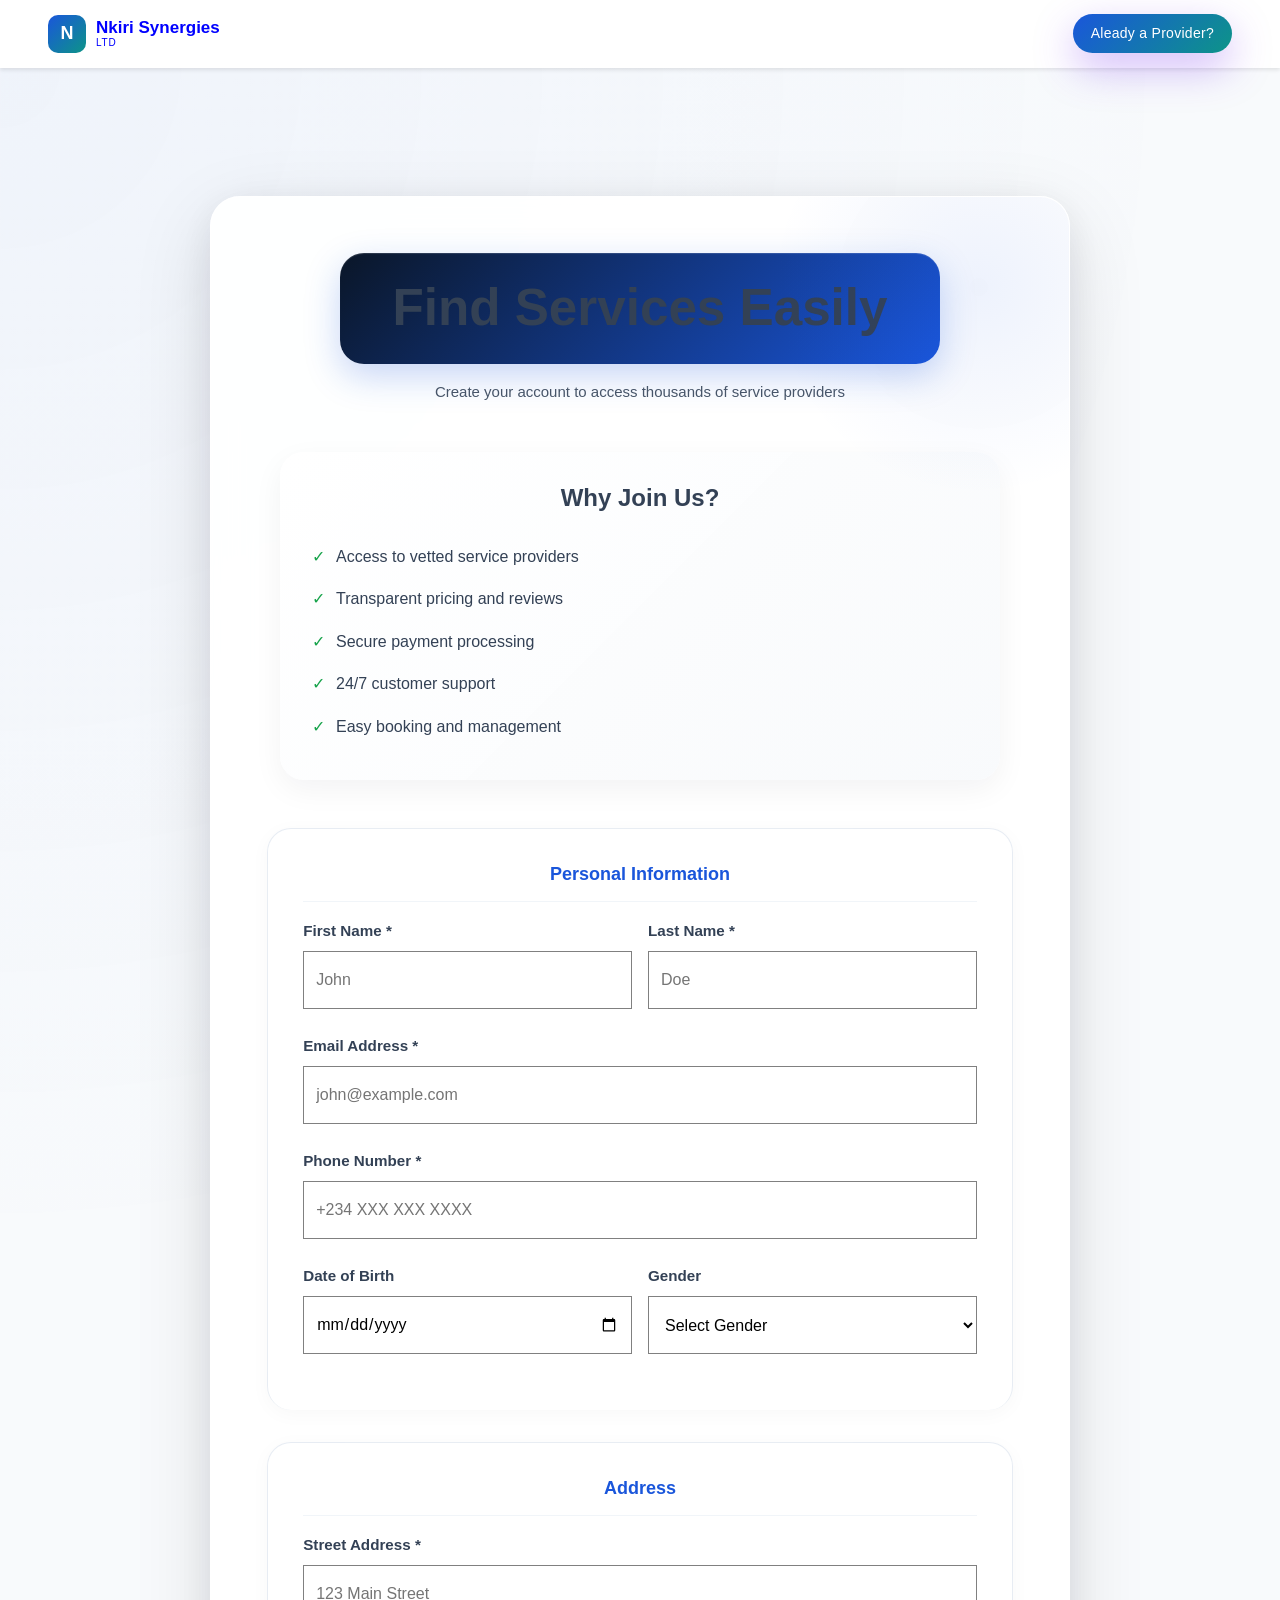
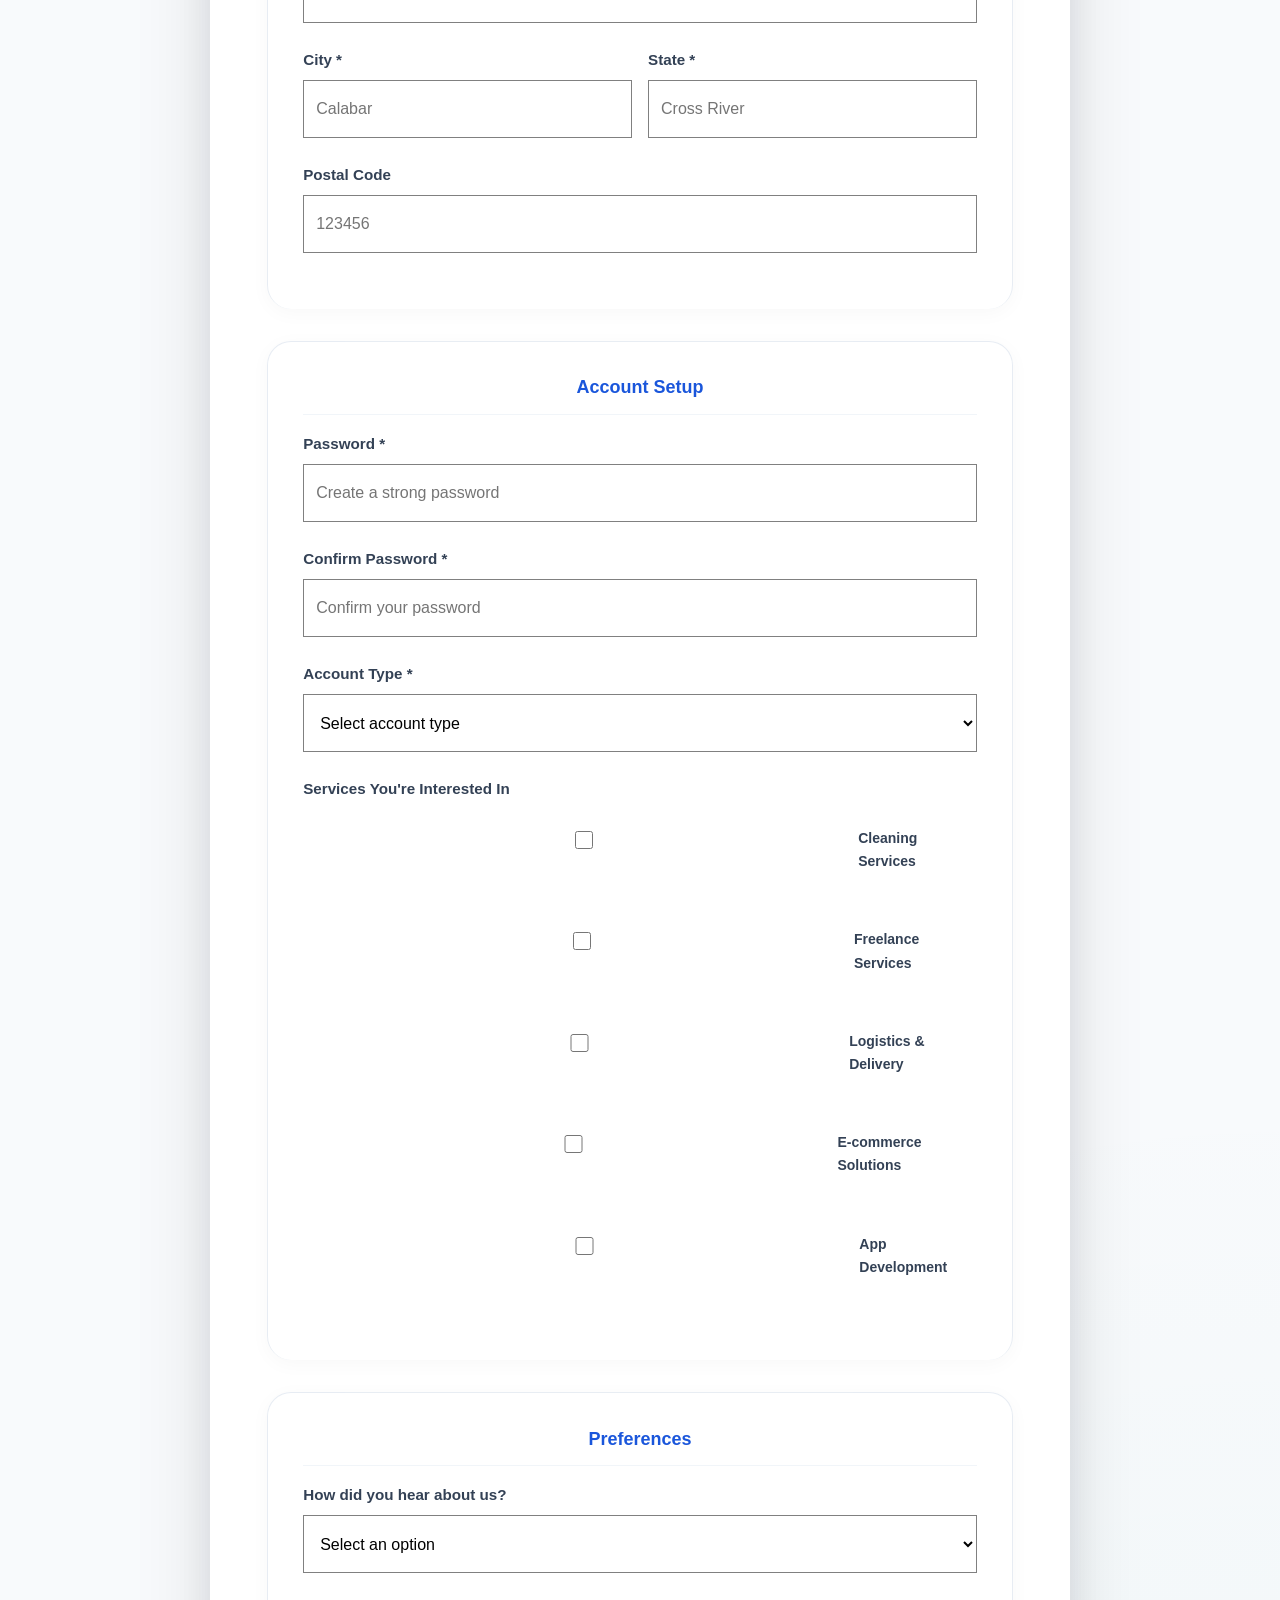
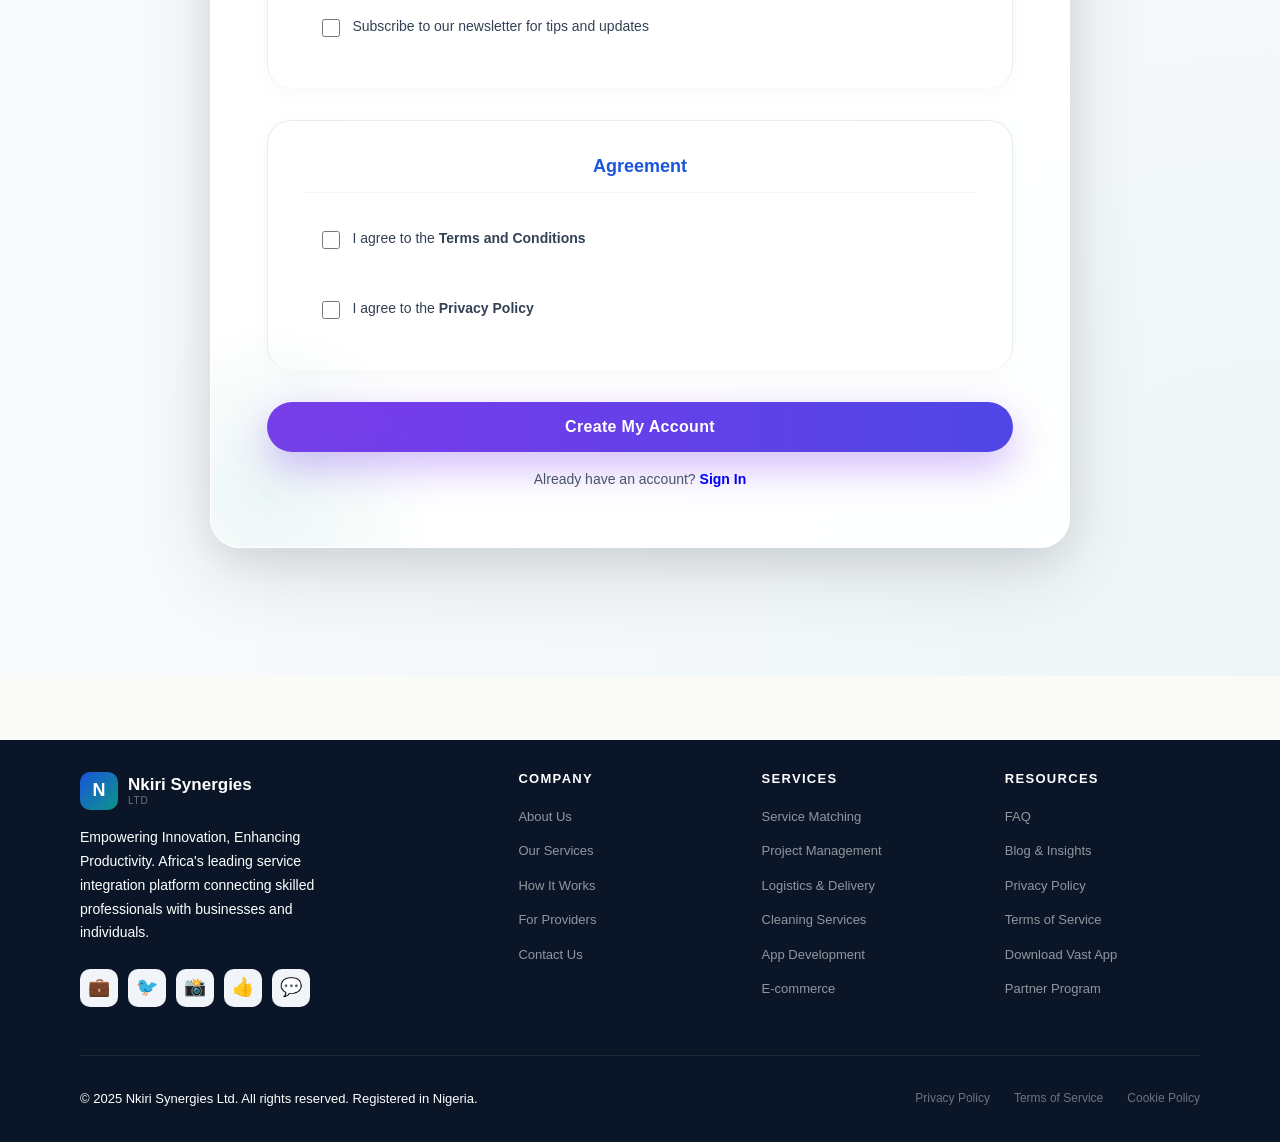
<file: register-seeker.html>
<!DOCTYPE html>
<html lang="en">
<head>
  <meta charset="UTF-8">
  <meta name="viewport" content="width=device-width, initial-scale=1.0">
  <meta name="description" content="Register as a Service Seeker - Nkiri Synergies Ltd">
  <title>Register as Seeker - Nkiri Synergies Ltd</title>
  <link rel="stylesheet" href="main.css">
 
</head>
<body>
  <!-- NAVIGATION -->
    <nav id="navbar" style="position: sticky; top: 0; z-index: 1000; background-color: var(--white); box-shadow: 0 2px 4px rgba(0,0,0,0.1);">
  <div class="nav-logo" onclick="navigate('home')">
    <div class="nav-logo-mark">N</div>
    <div class="nav-logo-text" style="color: blue;">Nkiri Synergies<span style="color: blue;">Ltd</span></div>
  </div>
  <div class="nav-links">
 
    <a href="#" onclick="navigate('contact')" class="btn btn-primary btn-sm nav-cta">Aleady a Provider?</a>
  </div>
  <div class="hamburger" id="hamburger" onclick="toggleMenu()">
    <span></span><span></span><span></span>
  </div>
</nav>

  <!-- MAIN CONTENT -->
  <section style="padding: 4rem 0; background-color: var(--gray-50);">
    <div class="container">
      <div class="registration-container">
        <h1 style="text-align: center; margin-bottom: 0.5rem;">Find Services Easily</h1>
        <p style="text-align: center; color: var(--gray-600); margin-bottom: 2rem;">Create your account to access thousands of service providers</p>

        <!-- ERROR MESSAGE -->
        <div id="errorMessage" class="error-message"></div>

        <!-- BENEFITS -->
        <div class="benefits-list">
          <h3 style="margin-bottom: 1rem;">Why Join Us?</h3>
          <ul>
            <li>Access to vetted service providers</li>
            <li>Transparent pricing and reviews</li>
            <li>Secure payment processing</li>
            <li>24/7 customer support</li>
            <li>Easy booking and management</li>
          </ul>
        </div>

        <!-- REGISTRATION FORM -->
        <form id="seekerRegistrationForm">
          <!-- PERSONAL INFORMATION -->
          <div class="form-section">
            <h3 class="section-title">Personal Information</h3>

            <div class="form-row">
              <div class="form-group">
                <label>First Name *</label>
                <input type="text" name="firstName" placeholder="John" required>
              </div>
              <div class="form-group">
                <label>Last Name *</label>
                <input type="text" name="lastName" placeholder="Doe" required>
              </div>
            </div>

            <div class="form-group">
              <label>Email Address *</label>
              <input type="email" name="email" placeholder="john@example.com" required>
            </div>

            <div class="form-group">
              <label>Phone Number *</label>
              <input type="tel" name="phone" placeholder="+234 XXX XXX XXXX" required>
            </div>

            <div class="form-row">
              <div class="form-group">
                <label>Date of Birth</label>
                <input type="date" name="dob">
              </div>
              <div class="form-group">
                <label>Gender</label>
                <select name="gender">
                  <option value="">Select Gender</option>
                  <option value="male">Male</option>
                  <option value="female">Female</option>
                  <option value="other">Other</option>
                </select>
              </div>
            </div>
          </div>

          <!-- ADDRESS INFORMATION -->
          <div class="form-section">
            <h3 class="section-title">Address</h3>

            <div class="form-group">
              <label>Street Address *</label>
              <input type="text" name="street" placeholder="123 Main Street" required>
            </div>

            <div class="form-row">
              <div class="form-group">
                <label>City *</label>
                <input type="text" name="city" placeholder="Calabar" required>
              </div>
              <div class="form-group">
                <label>State *</label>
                <input type="text" name="state" placeholder="Cross River" required>
              </div>
            </div>

            <div class="form-group">
              <label>Postal Code</label>
              <input type="text" name="postal" placeholder="123456">
            </div>
          </div>

          <!-- ACCOUNT INFORMATION -->
          <div class="form-section">
            <h3 class="section-title">Account Setup</h3>

            <div class="form-group">
              <label>Password *</label>
              <input type="password" name="password" placeholder="Create a strong password" required>
            </div>

            <div class="form-group">
              <label>Confirm Password *</label>
              <input type="password" name="confirmPassword" placeholder="Confirm your password" required>
            </div>

            <div class="form-group">
              <label>Account Type *</label>
              <select name="accountType" required>
                <option value="">Select account type</option>
                <option value="individual">Individual</option>
                <option value="business">Business</option>
                <option value="organization">Organization</option>
              </select>
            </div>

            <div class="form-group">
              <label>Services You're Interested In</label>
              <div class="checkbox-group">
                <div class="checkbox-item">
                  <input type="checkbox" id="cleaning" name="interests" value="cleaning">
                  <label for="cleaning">Cleaning Services</label>
                </div>
                <div class="checkbox-item">
                  <input type="checkbox" id="freelance" name="interests" value="freelance">
                  <label for="freelance">Freelance Services</label>
                </div>
                <div class="checkbox-item">
                  <input type="checkbox" id="logistics" name="interests" value="logistics">
                  <label for="logistics">Logistics & Delivery</label>
                </div>
                <div class="checkbox-item">
                  <input type="checkbox" id="ecommerce" name="interests" value="ecommerce">
                  <label for="ecommerce">E-commerce Solutions</label>
                </div>
                <div class="checkbox-item">
                  <input type="checkbox" id="development" name="interests" value="development">
                  <label for="development">App Development</label>
                </div>
              </div>
            </div>
          </div>

          <!-- PREFERENCES -->
          <div class="form-section">
            <h3 class="section-title">Preferences</h3>

            <div class="form-group">
              <label>How did you hear about us?</label>
              <select name="source">
                <option value="">Select an option</option>
                <option value="google">Google Search</option>
                <option value="social">Social Media</option>
                <option value="friend">Friend Referral</option>
                <option value="advertisement">Advertisement</option>
                <option value="other">Other</option>
              </select>
            </div>

            <div class="checkbox-item">
              <input type="checkbox" id="newsletter" name="newsletter">
              <label for="newsletter">Subscribe to our newsletter for tips and updates</label>
            </div>
          </div>

          <!-- TERMS & CONDITIONS -->
          <div class="form-section">
            <h3 class="section-title">Agreement</h3>

            <div class="checkbox-group">
              <div class="checkbox-item">
                <input type="checkbox" id="terms" name="terms" required>
                <label for="terms">I agree to the <a href="#" style="color: var(--primary);">Terms and Conditions</a></label>
              </div>
              <div class="checkbox-item">
                <input type="checkbox" id="privacy" name="privacy" required>
                <label for="privacy">I agree to the <a href="#" style="color: var(--primary);">Privacy Policy</a></label>
              </div>
            </div>
          </div>

          <!-- SUBMIT BUTTON -->
          <button type="submit" class="btn btn-primary" style="width: 100%; cursor: pointer; padding: 1rem; font-size: 1rem; display: flex; justify-content: center; align-items: center;">
            Create My Account
          </button>

          <p style="text-align: center; font-size: 0.875rem; color: var(--gray-600); margin-top: 1rem;">
            Already have an account? <a href="login-seeker.html" style="color: blue; font-weight: 600;">Sign In</a>
          </p>
        </form>

        <!-- SUCCESS MESSAGE -->
        <div id="successMessage" class="success-message">
          <div style="font-size: 2rem; margin-bottom: 1rem;">✓</div>
          <h3 style="color: var(--secondary); margin-bottom: 0.5rem;">Account Created Successfully!</h3>
          <p>Your account has been created. You can now browse and book services.</p>
          <p style="margin-top: 1rem; font-size: 0.875rem;">A confirmation email has been sent to your email address.</p>
          <a href="index.html" class="btn btn-primary" style="display: inline-block; margin-top: 1rem;">Start Browsing Services</a>
        </div>
      </div>
    </div>
  </section>

 <footer id="site-footer" style="background-color: var(--navy); color: white; padding: 2rem 0; margin-top: 4rem;">
  <div class="container">
    <div class="footer-grid">
      <div class="footer-brand">
        <div class="nav-logo">
          <div class="nav-logo-mark">N</div>
          <div class="nav-logo-text" style="color:white">Nkiri Synergies<span style="color:rgba(255,255,255,0.4)">Ltd</span></div>
        </div>
        <p>Empowering Innovation, Enhancing Productivity. Africa's leading service integration platform connecting skilled professionals with businesses and individuals.</p>
        <div class="social-links">
          <a href="#" class="social-btn">💼</a>
          <a href="#" class="social-btn">🐦</a>
          <a href="#" class="social-btn">📸</a>
          <a href="#" class="social-btn">👍</a>
          <a href="#" class="social-btn">💬</a>
        </div>
      </div>
      <div class="footer-col">
        <h4>Company</h4>
        <ul>
          <li><a href="#" onclick="navigate('about')">About Us</a></li>
          <li><a href="#" onclick="navigate('services')">Our Services</a></li>
          <li><a href="#" onclick="navigate('how-it-works')">How It Works</a></li>
          <li><a href="#" onclick="navigate('providers')">For Providers</a></li>
          <li><a href="#" onclick="navigate('contact')">Contact Us</a></li>
        </ul>
      </div>
      <div class="footer-col">
        <h4>Services</h4>
        <ul>
          <li><a href="#" onclick="navigate('services')">Service Matching</a></li>
          <li><a href="#" onclick="navigate('services')">Project Management</a></li>
          <li><a href="#" onclick="navigate('services')">Logistics & Delivery</a></li>
          <li><a href="#" onclick="navigate('services')">Cleaning Services</a></li>
          <li><a href="#" onclick="navigate('services')">App Development</a></li>
          <li><a href="#" onclick="navigate('services')">E-commerce</a></li>
        </ul>
      </div>
      <div class="footer-col">
        <h4>Resources</h4>
        <ul>
          <li><a href="#" onclick="navigate('faq')">FAQ</a></li>
          <li><a href="#">Blog & Insights</a></li>
          <li><a href="#">Privacy Policy</a></li>
          <li><a href="#">Terms of Service</a></li>
          <li><a href="#">Download Vast App</a></li>
          <li><a href="#">Partner Program</a></li>
        </ul>
      </div>
    </div>
    <div class="footer-bottom">
      <span>© 2025 Nkiri Synergies Ltd. All rights reserved. Registered in Nigeria.</span>
      <div class="footer-bottom-links">
        <a href="#">Privacy Policy</a>
        <a href="#">Terms of Service</a>
        <a href="#">Cookie Policy</a>
      </div>
    </div>
  </div>
</footer>

  <script src="register-seeker.js"></script>
</body>
</html>
</file>
<file: main.css>
/* ============================================================
   CSS VARIABLES & RESET
============================================================ */
:root {
  --navy: #0a1628;
  --blue: #1a56db;
  --blue-light: #3b82f6;
  --teal: #0d9488;
  --green: #16a34a;
  --green-light: #22c55e;
  --gold: #f59e0b;
  --cream: #fafaf8;
  --white: #ffffff;
  --gray-50: #f8fafc;
  --gray-100: #f1f5f9;
  --gray-200: #e2e8f0;
  --gray-400: #94a3b8;
  --gray-600: #475569;
  --gray-700: #334155;
  --gray-900: #0f172a;
  --font-display: 'Syne', sans-serif;
  --font-body: 'DM Sans', sans-serif;
  --radius: 16px;
  --radius-sm: 8px;
  --shadow: 0 4px 24px rgba(10,22,40,0.10);
  --shadow-lg: 0 16px 48px rgba(10,22,40,0.18);
  --transition: all 0.3s cubic-bezier(0.4, 0, 0.2, 1);
}

*, *::before, *::after { 
  box-sizing: border-box;
   margin: 0; padding: 0; 
  
  }
html { scroll-behavior: smooth;
 }
body {
  font-family: var(--font-body);
  background: var(--cream);
  color: var(--gray-700);
  line-height: 1.65;
  overflow-x: hidden;
}
img {
   max-width: 100%;
    display: block;
   }
a { 
  text-decoration: none; 
  color: inherit;
 }
button { 
  cursor: pointer;
   border: none;
    background: none; 
    font-family: inherit;
   }
ul { list-style: none;
 }

/* Page visibility */
.page { display: none;
 }
.page.active {
   display: block; 
  }

/* ============================================================
   NAVIGATION
============================================================ */
#navbar {
  position: fixed; top: 0; left: 0; right: 0; z-index: 1000;
  background: rgba(10,22,40,0.97);
  backdrop-filter: blur(12px);
  border-bottom: 1px solid rgba(255,255,255,0.07);
  padding: 0 clamp(1rem, 4vw, 3rem);
  height: 68px;
  display: flex;
   align-items: center;
    justify-content: space-between;
}
.nav-logo {
  display: flex; 
  align-items: center;
   gap: 10px;
  cursor: pointer;
}
.nav-logo-mark {
  width: 38px;
   height: 38px; 
   border-radius: 10px;
  background: linear-gradient(135deg, var(--blue), var(--teal));
  display: flex; 
  align-items: center;
   justify-content: center;
  font-family: var(--font-display);
   font-weight: 800; 
   font-size: 18px; 
   color: white;
}
.nav-logo-text {
  font-family: var(--font-display); font-weight: 700; font-size: 17px; color: white;
  line-height: 1.1;
}
.nav-logo-text span { 
  display: block;
   font-size: 10px; 
   font-weight: 400; 
   color: var(--gray-400); 
   letter-spacing: 0.08em; 
   text-transform: uppercase; 
  }
.nav-links {
  display: flex; 
  align-items: center;
   gap: 4px;
}
.nav-links a {
  font-size: 14px;
   font-weight: 500; 
   color: rgba(255,255,255,0.75);
  padding: 6px 12px; 
  border-radius: 8px;
  transition: var(--transition);
}
.nav-links a:hover, .nav-links a.active {
  color: white;
   background: rgba(255,255,255,0.1);
}
.nav-cta {
  background: linear-gradient(135deg, var(--blue), var(--teal)) !important;
  color: white !important; 
  padding: 8px 18px !important; 
  border-radius: 50px !important;
}
.nav-cta:hover { 
  opacity: 0.9;
   transform: translateY(-1px);
   }
.hamburger {
  display: none;
   flex-direction: column;
    gap: 5px; 
    padding: 6px;
     cursor: pointer;
}
.hamburger span {
   display: block;
    width: 22px; 
    height: 2px;
     background: white; 
     border-radius: 2px; 
     transition: var(--transition);
     }
.mobile-menu {
  display: none;
   position: fixed; 
   top: 68px; 
   left: 0;
    right: 0; 
    z-index: 999;
  background: var(--navy); 
  padding: 1.5rem;
   flex-direction: column;
    gap: 4px;
  border-bottom: 1px solid rgba(255,255,255,0.1);
}
.mobile-menu.open {
   display: flex; 
  }
.mobile-menu a {
  font-size: 15px; 
  color: rgba(255,255,255,0.8); 
  padding: 10px 16px;
  border-radius: 10px; 
  transition: var(--transition);
}
.mobile-menu a:hover { 
  background: rgba(255,255,255,0.08); 
  color: white; }

/* ============================================================
   SHARED COMPONENTS
============================================================ */
.container {
   max-width: 1200px; 
   margin: 0 auto;
    padding: 0 clamp(1rem, 4vw, 2.5rem); 
}
.section {
   padding: clamp(4rem, 8vw, 7rem) 0; 
  }
.section-label {
  display: inline-flex; 
  align-items: center; 
  gap: 8px;
  font-size: 12px; 
  font-weight: 600; 
  letter-spacing: 0.12em; 
  text-transform: uppercase;
  color: var(--blue); 
  background: rgba(26,86,219,0.08); 
  padding: 6px 14px;
  border-radius: 50px; 
  margin-bottom: 1rem;
}
.section-label::before { 
  content: ''; 
  width: 6px; 
  height: 6px; 
  border-radius: 50%; 
  background: var(--blue); 
}
h1, h2, h3, h4 { 
  font-family: var(--font-display); line-height: 1.15; 
}
h1 { 
  font-size: clamp(2.4rem, 6vw, 4.2rem); 
  font-weight: 800; 
}
h2 { 
  font-size: clamp(1.8rem, 4vw, 2.8rem); 
  font-weight: 700; 
}
h3 { 
  font-size: clamp(1.2rem, 2.5vw, 1.5rem); 
  font-weight: 700; 
}
.text-gradient {
  background: linear-gradient(135deg, var(--blue), var(--teal));
  -webkit-background-clip: text; 
  -webkit-text-fill-color: transparent; 
  background-clip: text;
}
.text-center { 
  text-align: center; 
}
.lead {
   font-size: clamp(1rem, 2vw, 1.15rem); 
  color: var(--gray-600);
   max-width: 580px; 
  }
.lead-center {
   margin: 0 auto;
   }

/* Buttons */
.btn {
  display: inline-flex;
   align-items: center; 
  gap: 8px;
  font-family: var(--font-display); 
  font-size: 14px; font-weight: 600;
  padding: 13px 26px; 
  border-radius: 50px; 
  transition: var(--transition);
  white-space: nowrap; 
  letter-spacing: 0.02em;
}
.btn-primary {
  background: linear-gradient(135deg, var(--blue), var(--teal));
   color: white;
  box-shadow: 0 4px 20px rgba(26,86,219,0.35);
}
.btn-primary:hover {
   transform: translateY(-2px);
    box-shadow: 0 8px 28px rgba(26,86,219,0.45);
   }
.btn-secondary {
  background: white; 
  color: var(--navy);
  box-shadow: 0 2px 12px rgba(10,22,40,0.12);
  border: 1px solid var(--gray-200);
}
.btn-secondary:hover { 
  transform: translateY(-2px);
   box-shadow: 0 6px 20px rgba(10,22,40,0.16);
   }
.btn-outline {
  background: transparent;
   color: white;
  border: 2px solid rgba(255,255,255,0.3);
}
.btn-outline:hover { 
  background: rgba(255,255,255,0.1);
   border-color: white; 
  }
.btn-green {
  background: linear-gradient(135deg, var(--green), var(--teal));
   color: white;
  box-shadow: 0 4px 20px rgba(22,163,74,0.35);
}
.btn-green:hover { 
  transform: translateY(-2px);
   box-shadow: 0 8px 28px rgba(22,163,74,0.45); }
.btn-sm { 
  padding: 9px 18px; 
  font-size: 13px;
 }
.btn-lg { 
  padding: 16px 36px;
   font-size: 16px; 
}

/* Cards */
.card {
  background: white; 
  border-radius: var(--radius);
  box-shadow: var(--shadow); 
  padding: 2rem;
  border: 1px solid var(--gray-100);
  transition: var(--transition);
}
.card:hover { 
  transform: translateY(-4px); 
  box-shadow: var(--shadow-lg);
 }

/* Grids */
.grid-3 { 
  display: grid;
   grid-template-columns: repeat(auto-fit, minmax(280px, 1fr));
    gap: 1.5rem; 
  }
.grid-4 { 
  display: grid;
   grid-template-columns: repeat(auto-fit, minmax(220px, 1fr));
    gap: 1.5rem;
   }
.grid-2 { 
  display: grid; 
  grid-template-columns: repeat(auto-fit, minmax(300px, 1fr)); gap: 2rem;
 }

/* ============================================================
   HERO - HOMEPAGE
============================================================ */
/* .hero {
  min-height: 100vh;
  background: var(--navy);
  position: relative;
   overflow: hidden;
  display: flex; 
  align-items: center;
  padding-top: 68px;
}
.hero-bg-pattern {
  position: absolute; inset: 0;
  background-image:
    radial-gradient(circle at 20% 50%, rgba(26,86,219,0.18) 0%, transparent 50%),
    radial-gradient(circle at 80% 20%, rgba(13,148,136,0.15) 0%, transparent 45%),
    radial-gradient(circle at 60% 80%, rgba(26,86,219,0.1) 0%, transparent 40%);
}
.hero-grid {
  position: absolute; 
  inset: 0;
   opacity: 0.04;
  background-image: linear-gradient(var(--blue-light) 1px, transparent 1px),
    linear-gradient(90deg, var(--blue-light) 1px, transparent 1px);
  background-size: 60px 60px;
}
.hero-content {
  position: relative; 
  z-index: 2;
  max-width: 1200px;
   margin: 0 auto;
  padding: clamp(4rem,8vw,6rem) clamp(1rem,4vw,2.5rem);
  display: grid;
   grid-template-columns: 1fr 1fr; 
   gap: 4rem; 
   align-items: center;
}
.hero-text { 
  max-width: 580px; 
}
.hero-badge {
  display: inline-flex;
   align-items: center;
    gap: 8px;
  background: rgba(26,86,219,0.15); 
  border: 1px solid rgba(26,86,219,0.3);
  color: #93c5fd;
   padding: 6px 16px;
    border-radius: 50px;
  font-size: 12px;
   font-weight: 600;
    letter-spacing: 0.1em; 
    text-transform: uppercase;
  margin-bottom: 1.5rem;
}
.hero-badge::before { 
  content: '●';
   font-size: 8px;
    color: var(--teal);
     animation: pulse 2s infinite;
     }
@keyframes pulse { 
  0%,100%{opacity:1}50%{opacity:0.4} 
}
.hero h1 {
   color: white;
    margin-bottom: 1.25rem;
   }
.hero h1 em { 
  font-style: normal; 
  background: linear-gradient(135deg, #60a5fa, #2dd4bf); -webkit-background-clip: text;
   -webkit-text-fill-color: transparent;
   background-clip: text;
   }
.hero p { 
  color: rgba(255,255,255,0.65); 
  font-size: 1.1rem; 
  margin-bottom: 2rem; 
  line-height: 1.7; }
.hero-cta { display: flex; 
  flex-wrap: wrap;
   gap: 12px;
   margin-bottom: 2.5rem; 
  }
.hero-stats { 
  display: flex;
   gap: 2rem; flex-wrap: wrap;
   }
.stat { 
  border-left: 2px solid rgba(255,255,255,0.15); padding-left: 1.25rem; 
}
.stat-number { 
font-family: var(--font-display); 
font-size: 1.8rem; 
font-weight: 800; 
color: white;
 line-height: 1; 
}
.stat-label {
   font-size: 12px; 
   color: rgba(255,255,255,0.5); 
   margin-top: 4px;
   }
.hero-visual {
   position: relative; 
  }
.hero-card-stack { 
  position: relative; 
}
.hero-main-card {
  background: rgba(255,255,255,0.07); 
  backdrop-filter: blur(20px);
  border: 1px solid rgba(255,255,255,0.12);
   border-radius: 20px;
  padding: 2rem; 
  color: white;
}
.hero-card-header { 
  display: flex; 
  justify-content: space-between; 
  align-items: center;
   margin-bottom: 1.5rem;
   }
.hero-card-title {
   font-family: var(--font-display); 
   font-size: 1.1rem; 
   font-weight: 700; 
  }
.hero-badge-pill {
  background: rgba(34,197,94,0.2);
   color: #86efac;
  padding: 4px 10px;
   border-radius: 50px; 
   font-size: 11px;
    font-weight: 600;
} */


/* =========================
   HERO SECTION
========================= */

.hero{
  position: relative;
  overflow: hidden;
  min-height: 100vh;
  display: flex;
  align-items: center;
  padding: 120px 7%;
  background: #050816;
}

/* =========================
   BACKGROUND CAROUSEL
========================= */

.hero-carousel{
  position: absolute;
  inset: 0;
  z-index: 1;
}

.hero-slide{
  position: absolute;
  inset: 0;
  opacity: 0;
  transition: opacity 1.5s ease-in-out;
  background-size: cover;
  background-position: center;
}

.hero-slide.active{
  opacity: 1;
}

.hero-overlay{
  position: absolute;
  inset: 0;
  background:
    linear-gradient(
      rgba(5,8,22,0.82),
      rgba(5,8,22,0.88)
    );
  backdrop-filter: blur(2px);
}

/* =========================
   DECORATIONS
========================= */

.hero-bg-pattern{
  position: absolute;
  inset: 0;
  background-image:
    radial-gradient(rgba(124,58,237,0.15) 1px, transparent 1px);
  background-size: 40px 40px;
  z-index: 2;
}

.hero-grid{
  position: absolute;
  inset: 0;
  background:
    linear-gradient(rgba(255,255,255,0.03) 1px, transparent 1px),
    linear-gradient(90deg, rgba(255,255,255,0.03) 1px, transparent 1px);
  background-size: 80px 80px;
  z-index: 2;
}

/* =========================
   HERO CONTENT
========================= */

.hero-content{
  position: relative;
  z-index: 5;
  width: 100%;
  display: grid;
  grid-template-columns: repeat(auto-fit,minmax(350px,1fr));
  align-items: center;
  gap: 40px;
}

.hero-text h1{
  font-size: 60px;
  line-height: 1.1;
  margin: 10px 0;
  color: white;
  font-weight: 800;
}

.hero-text h1 em{
  font-style: normal;
  background: linear-gradient(to right,#7c3aed,#4f46e5);
  -webkit-background-clip: text;
  -webkit-text-fill-color: transparent;
}

.hero-text p{
  color: rgba(255,255,255,0.8);
  font-size: 18px;
  line-height: 1.8;
  max-width: 650px;
}

.hero-badge{
  display: inline-flex;
  align-items: center;
  padding: 10px 10px;
  border-radius: 50px;
  background: rgba(255,255,255,0.08);
  border: 1px solid rgba(255,255,255,0.12);
  backdrop-filter: blur(20px);
  color: white;
  font-size: 14px;
  font-weight: 600;
}

/* =========================
   BUTTONS
========================= */

.hero-cta{
  display: flex;
  gap: 20px;
  margin-top: 35px;
  flex-wrap: wrap;
}

.btn{
  border: none;
  cursor: pointer;
  border-radius: 50px;
  transition: 0.4s;
  font-weight: 600;
}

.btn-lg{
  padding: 16px 30px;
  font-size: 16px;
}

.btn-primary{
  background: linear-gradient(to right,#7c3aed,#4f46e5);
  color: white;
  box-shadow: 0 15px 40px rgba(124,58,237,0.35);
}

.btn-outline{
  background: rgba(255,255,255,0.08);
  border: 1px solid rgba(255,255,255,0.15);
  color: white;
  backdrop-filter: blur(20px);
}

.btn:hover{
  transform: translateY(-5px);
}

/* =========================
   JOB SLIDER
========================= */

.job-slider{
  margin-top: 35px;
  height: 60px;
  position: relative;
  overflow: hidden;


}

.job-slide{
  position: absolute;
  opacity: 0;
  transform: translateY(30px);
  transition: all 0.8s ease;
  background: rgba(255,255,255,0.08);
  border: 1px solid rgba(255,255,255,0.12);
  padding: 14px 24px;
  border-radius: 50px;
  backdrop-filter: blur(20px);
  color: white;
  font-weight: 600;
  font-size: 16px;
  top: 500;
  left: -1500;
}

.job-slide.active-job{
  opacity: 1;
  transform: translateY(0);
}

/* =========================
   STATS
========================= */

.hero-stats{
  display: flex;
  gap: 20px;
  margin-top: 40px;
  flex-wrap: wrap;
}

.stat{
  background: rgba(255,255,255,0.06);
  border: 1px solid rgba(255,255,255,0.08);
  padding: 20px 24px;
  border-radius: 24px;
  backdrop-filter: blur(20px);
}

.stat-number{
  font-size: 28px;
  font-weight: 800;
  color: white;
}

.stat-label{
  color: rgba(255,255,255,0.7);
  margin-top: 5px;
}

/* =========================
   HERO CARD
========================= */

.hero-main-card{
  background: rgba(255,255,255,0.08);
  border: 1px solid rgba(255,255,255,0.12);
  padding: 35px;
  border-radius: 32px;
  backdrop-filter: blur(25px);
  box-shadow: 0 30px 60px rgba(0,0,0,0.35);
}

.hero-card-header{
  display: flex;
  justify-content: space-between;
  align-items: center;
  margin-bottom: 25px;
}

.hero-card-title{
  font-size: 20px;
  font-weight: 700;
  color: white;
}

.hero-badge-pill{
  background: rgba(16,185,129,0.15);
  color: #10b981;
  padding: 8px 14px;
  border-radius: 50px;
  font-size: 13px;
}

.services-section{
  position: relative;
  padding: 100px 0;
  overflow: hidden;
}

.services-top{
  display: flex;
  justify-content: space-between;
  align-items: flex-end;
  gap: 20px;
  flex-wrap: wrap;
  margin-bottom: 50px;
}

/* =========================
   CAROUSEL WRAPPER
========================= */

.services-carousel-wrapper{
  position: relative;
  display: flex;
  align-items: center;
  gap: 20px;
}

/* =========================
   CAROUSEL
========================= */

.services-carousel{
  display: flex;
  gap: 24px;

  overflow: hidden;
  scroll-behavior: smooth;

  width: 100%;
}

/* =========================
   SERVICE CARD
========================= */

.service-card{
  min-width: calc(33.333% - 16px);

  background: rgba(255,255,255,0.05);

  border: 1px solid rgba(255,255,255,0.08);

  backdrop-filter: blur(20px);

  border-radius: 28px;

  padding: 35px 28px;

  transition: 0.4s ease;

  box-shadow: 0 20px 40px rgba(0,0,0,0.15);

  flex-shrink: 0;
}

.service-card:hover{
  transform: translateY(-10px);

  border-color: rgba(124,58,237,0.4);

  box-shadow: 0 25px 50px rgba(124,58,237,0.15);
}

/* =========================
   ICON
========================= */

.service-card-icon{
  width: 70px;
  height: 70px;

  display: flex;
  align-items: center;
  justify-content: center;

  font-size: 30px;

  border-radius: 22px;

  background: linear-gradient(
    to right,
    rgba(124,58,237,0.2),
    rgba(79,70,229,0.2)
  );

  margin-bottom: 24px;
}

/* =========================
   TEXT
========================= */

.service-card h3{
  color: white;
  font-size: 22px;
  margin-bottom: 15px;
}

.service-card p{
  color: rgba(255,255,255,0.72);

  line-height: 1.8;

  font-size: 15px;

  margin-bottom: 25px;
}

/* =========================
   BUTTONS
========================= */

.carousel-btn{
  width: 52px;
  height: 52px;

  border-radius: 50%;

  border: 1px solid rgba(255,255,255,0.1);

  background: rgba(255,255,255,0.06);

  backdrop-filter: blur(20px);

  color: white;

  font-size: 20px;

  cursor: pointer;

  transition: 0.3s;

  flex-shrink: 0;
}

.carousel-btn:hover{
  background: linear-gradient(to right,#7c3aed,#4f46e5);

  transform: scale(1.08);
}

/* =========================
   RESPONSIVE
========================= */

@media(max-width:992px){

  .service-card{
    min-width: calc(50% - 12px);
  }

}

@media(max-width:768px){

  .services-section{
    padding: 80px 20px;
  }

  .service-card{
    min-width: 100%;
  }

  .carousel-btn{
    display: none;
  }

}



/* =========================
   FLOATING CARDS
========================= */

.hero-card-stack{
  position: relative;
}

.floating-card{
  position: absolute;
  background: rgba(255,255,255,0.08);
  border: 1px solid rgba(255,255,255,0.12);
  backdrop-filter: blur(20px);
  padding: 20px;
  border-radius: 24px;
  box-shadow: 0 20px 40px rgba(0,0,0,0.25);
}

.floating-card-1{
  top: -30px;
  right: -30px;
}

.floating-card-2{
  bottom: -30px;
  left: -30px;
}

.fc-label{
  color: rgba(255,255,255,0.7);
  font-size: 13px;
}

.fc-value{
  color: white;
  font-size: 26px;
  font-weight: 800;
  margin: 10px 0;
}

.fc-sub{
  color: rgba(255,255,255,0.65);
  font-size: 13px;
}

/* =========================
   RESPONSIVE
========================= */

@media(max-width:900px){

  .hero{
    padding-top: 150px;
  }

  .hero-text h1{
    font-size: 50px;
  }

  .hero-content{
    gap: 100px;
  }

  .floating-card{
    display: none;
  }

}

@media(max-width:600px){

  .hero-text h1{
    font-size: 40px;
  }

  .hero-stats{
    flex-direction: column;
  }

}



.service-item {
  display: flex; 
  align-items: center; 
  gap: 12px;
  padding: 12px 0; 
  border-bottom: 1px solid rgba(255,255,255,0.08);
}
.service-item:last-child { 
  border-bottom: none; 
}
.service-icon {
  width: 38px;
   height: 38px;
    border-radius: 10px;
  display: flex; 
  align-items: center;
   justify-content: center; 
   font-size: 18px;
  flex-shrink: 0;
}
.service-item-text { 
  font-size: 13px;
 }
.service-item-title {
   font-weight: 600;
    color: white;
   }
.service-item-sub {
   color: rgba(255,255,255,0.5); 
   font-size: 12px;
   }
.floating-card {
  position: absolute;
   background: white; 
   border-radius: 14px;
  padding: 12px 16px;
   box-shadow: 0 12px 40px rgba(0,0,0,0.3);
  animation: float 3s ease-in-out infinite;
}
.floating-card-1 { 
  top: -20px;
   right: -20px;
    animation-delay: 0s;
   }
.floating-card-2 { 
  bottom: 20px;
   left: -30px;
    animation-delay: 1.5s; 
  }
@keyframes float { 
  0%,100%{transform:translateY(0)}50%{transform:translateY(-8px)} 
}
.fc-label { 
  font-size: 10px; 
  color: var(--gray-400); 
  font-weight: 500; 
}
.fc-value {
   font-family: var(--font-display);
    font-size: 18px; 
    font-weight: 800; 
    color: var(--navy); 
  }
.fc-sub { 
  font-size: 11px; 
  color: var(--green);
   font-weight: 600; }

/* ============================================================
   WHAT WE DO / FEATURES
============================================================ */
.features-section {
   background: white;
   }
.features-intro { 
  text-align: center; 
  margin-bottom: 3.5rem; 
}
.feature-card { text-align: center; 
}
.feature-icon {
  width: 64px; 
  height: 64px;
   border-radius: 16px; 
   margin: 0 auto 1.25rem;
  display: flex; 
  align-items: center; 
  justify-content: center; 
  font-size: 28px;
}
.fi-blue {
   background: rgba(26,86,219,0.1);
 }
.fi-teal {
   background: rgba(13,148,136,0.1); 
}
.fi-green { 
  background: rgba(22,163,74,0.1); 
}
.fi-gold {
   background: rgba(245,158,11,0.1); 
}
.feature-card h3 {
   margin-bottom: 0.6rem; 
  color: var(--navy); 
}
.feature-card p { 
  font-size: 14px; 
  color: var(--gray-600); 
}

/* ============================================================
   SERVICES
============================================================ */
.services-section { 
  background: var(--gray-50); 
}
.service-card {
  border-left: 4px solid var(--blue);
  padding: 1.75rem;
   background: white;
  border-radius: 0 var(--radius) var(--radius) 0;
  box-shadow: var(--shadow);
  transition: var(--transition);
}
.service-card:nth-child(2) {
   border-left-color: var(--teal);
 }
.service-card:nth-child(3) {
   border-left-color: var(--green); 
}
.service-card:nth-child(4) {
   border-left-color: var(--gold); 
}
.service-card:nth-child(5) { 
  border-left-color: #8b5cf6; 
}
.service-card:nth-child(6) {
   border-left-color: #ec4899; 
}
.service-card:nth-child(7) {
   border-left-color: var(--teal); 
}
.service-card:hover { 
  transform: translateX(6px); 
  box-shadow: var(--shadow-lg);
 }
.service-card-icon { 
  font-size: 2rem;
   margin-bottom: 1rem; 
}
.service-card h3 { 
  color: var(--navy);
   margin-bottom: 0.5rem; 
   font-size: 1.15rem; 
}
.service-card p {
   font-size: 14px; 
   color: var(--gray-600); 
   margin-bottom: 1rem; 
  }

/* ============================================================
   VAST APP SECTION
============================================================ */
.vast-section {
  background: var(--navy);
  position: relative; overflow: hidden;
}
.vast-section::before {
  content: '';
   position: absolute; 
   inset: 0;
  background: radial-gradient(circle at 70% 50%, rgba(13,148,136,0.2) 0%, transparent 60%);
}
.vast-grid { 
  display: grid; 
  grid-template-columns: 1fr 1fr; gap: 4rem; 
  align-items: center;
 }
.vast-content { 
  color: white;
   position: relative; 
  z-index: 1; }
.vast-content h2 { 
  color: white; 
  margin-bottom: 1rem; 
}
.vast-content p { 
  color: rgba(255,255,255,0.7);
   margin-bottom: 1.5rem; 
  font-size: 1.05rem;
 }
.vast-features {
   margin-bottom: 2rem; 
  display: flex; 
  flex-direction: column; 
  gap: 14px; }
.vast-feat {
  display: flex; 
  align-items: center; 
  gap: 12px;
  font-size: 14px;
   color: rgba(255,255,255,0.8);
}
.vast-feat::before {
  content: '✓';
   width: 24px;
   height: 24px; 
  border-radius: 50%;
  background: rgba(34,197,94,0.2); color: var(--green-light);
  display: flex; 
  align-items: center; 
  justify-content: center;
  font-size: 12px; 
  font-weight: 700; 
  flex-shrink: 0;
  line-height: 24px; 
  text-align: center;
}
.app-btns {
   display: flex;
   gap: 12px;
   flex-wrap: wrap; 
}
.app-btn {
  display: flex; 
  align-items: center;
   gap: 10px;
  background: rgba(255,255,255,0.1); 
  border: 1px solid rgba(255,255,255,0.2);
  color: white;
   padding: 12px 20px;
   border-radius: 12px;
  transition: var(--transition); 
  font-size: 14px;
}
.app-btn:hover {
   background: rgba(255,255,255,0.18);
    transform: translateY(-2px);
 }
.app-btn-icon {
   font-size: 24px;
 }
.app-btn-text { 
  display: flex;
   flex-direction: column;
 }
.app-btn-label {
   font-size: 10px; 
  opacity: 0.7; 
}
.app-btn-store { 
  font-family: var(--font-display); font-weight: 700;
   font-size: 15px;
 }
.vast-mockup {
  position: relative; 
  z-index: 1;
  display: flex; 
  justify-content: center; 
  align-items: center;
}
.phone-mockup {
  width: 280px; 
  background: rgba(255,255,255,0.07);
  border: 1px solid rgba(255,255,255,0.15); 
  border-radius: 36px;
  padding: 1.5rem; 
  position: relative;
}
.phone-notch {
  width: 80px; 
  height: 20px;
   background: rgba(0,0,0,0.5);
  border-radius: 0 0 14px 14px;
   margin: 0 auto 1.5rem;
}
.phone-screen { 
  display: flex; 
  flex-direction: column; 
  gap: 10px; }
.phone-header { 
  color: white; 
  font-family: var(--font-display); 
  font-size: 1rem; 
  font-weight: 700;
 }
.phone-stat-row { 
  display: flex;
   gap: 8px;
 }
.phone-stat {
  flex: 1;
   background: rgba(255,255,255,0.1); 
   border-radius: 12px;
  padding: 12px 10px;
   text-align: center;
}
.phone-stat-n { 
  font-family: var(--font-display); 
  font-weight: 800;
   color: white; 
  font-size: 1.3rem; 
}
.phone-stat-l { 
  font-size: 10px; 
  color: rgba(255,255,255,0.5); 
}
.phone-task { 
  background: rgba(255,255,255,0.08); border-radius: 10px;
   padding: 10px 12px;
   display: flex;
   gap: 10px;
   align-items: center; 
}
.task-dot { 
  width: 8px; 
  height: 8px;
   border-radius: 50%; 
   flex-shrink: 0;
 }
.task-text {
   font-size: 12px; 
   color: rgba(255,255,255,0.7); 
  }

/* ============================================================
   BENEFITS
============================================================ */
.benefits-section { 
  background: white; 
}
.benefit-card {
  display: flex;
   gap: 1.25rem; 
   padding: 1.5rem;
  background: var(--gray-50); 
  border-radius: var(--radius);
  border: 1px solid var(--gray-100); 
  transition: var(--transition);
}
.benefit-card:hover { 
  background: white;
   box-shadow: var(--shadow);
   transform: translateY(-2px);
 }
.benefit-icon {
  width: 52px; 
  height: 52px;
   border-radius: 14px; 
  flex-shrink: 0;
  display: flex;
   align-items: center;
   justify-content: center;
    font-size: 22px;
}
.benefit-card h4 {
   color: var(--navy); 
   margin-bottom: 4px; 
   font-size: 1rem;
   }
.benefit-card p { 
  font-size: 13px; 
  color: var(--gray-600);
 }

/* ============================================================
   TESTIMONIALS
============================================================ */
.testimonials-section { 
  background: var(--gray-50); 
}
.testimonial-card {
   background: white; 
   border-radius: var(--radius); 
   padding: 2rem;
    box-shadow: var(--shadow); 
   border: 1px solid var(--gray-100); 
}
.testimonial-stars { 
  color: var(--gold);
   font-size: 1rem; 
   margin-bottom: 1rem; 
}
.testimonial-text {
   font-size: 15px; 
   color: var(--gray-700); 
   line-height: 1.7;
   margin-bottom: 1.5rem; 
  font-style: italic; 
}
.testimonial-author { 
  display: flex; 
  align-items: center; 
  gap: 12px; 
}
.testimonial-avatar {
  width: 44px; 
  height: 44px; 
  border-radius: 50%;
  display: flex; align-items: center; 
  justify-content: center;
  font-family: var(--font-display); 
  font-weight: 700; 
  font-size: 16px; 
  color: white;
}
.testimonial-name { 
  font-weight: 600;
   color: var(--navy); 
   font-size: 14px;
 }
.testimonial-role {
   font-size: 12px; color: var(--gray-400); 
  }

/* ============================================================
   CTA BANNER
============================================================ */
.cta-banner {
  background: linear-gradient(135deg, var(--navy) 0%, #0d3461 50%, var(--navy) 100%);
  position: relative; 
  overflow: hidden;
}
.cta-banner::before {
  content: '';
   position: absolute; 
   inset: 0;
  background: radial-gradient(circle at 30% 50%, rgba(13,148,136,0.2) 0%, transparent 50%),
    radial-gradient(circle at 70% 50%, rgba(26,86,219,0.2) 0%, transparent 50%);
}
.cta-inner {
   position: relative;
   z-index: 1;
   text-align: center;
   padding: clamp(4rem,8vw,6rem) 0;
 }
.cta-inner h2 {
   color: white; 
  margin-bottom: 1rem;
 }
.cta-inner p { 
  color: rgba(255,255,255,0.7);
   margin-bottom: 2rem; 
   font-size: 1.1rem; 
}
.cta-buttons { 
  display: flex; 
  justify-content: center; 
  gap: 12px; 
  flex-wrap: wrap; 
}

/* ============================================================
   HOW IT WORKS
============================================================ */
.hiw-steps { 
  display: flex;
   flex-direction: column; 
  gap: 0; 
}
.hiw-step {
  display: flex; 
  gap: 2rem;
   align-items: flex-start;
  padding: 2rem 0; 
  border-bottom: 1px solid var(--gray-100);
  position: relative;
}
.hiw-step:last-child {
   border-bottom: none;
   }
.step-num {
  width: 56px; 
  height: 56px; 
  border-radius: 16px; 
  flex-shrink: 0;
  background: linear-gradient(135deg, var(--blue), var(--teal));
  display: flex;
   align-items: center; 
  justify-content: center;
  font-family: var(--font-display);
   font-weight: 800;
    font-size: 1.2rem; 
  color: white;
}
.step-content h3 { 
  color: var(--navy);
   margin-bottom: 0.4rem; 
}
.step-content p {
   color: var(--gray-600); 
  font-size: 14px; 
}
.hiw-tabs { 
  display: flex;
   gap: 8px;
   margin-bottom: 2.5rem; 
}
.tab-btn {
  font-family: var(--font-display); 
  font-size: 14px; font-weight: 600;
  padding: 10px 22px; 
  border-radius: 50px; 
  transition: var(--transition);
  border: 2px solid var(--gray-200); 
  color: var(--gray-600);
}
.tab-btn.active {
   background: var(--navy);
   color: white;
    border-color: var(--navy); 
  }
.tab-panel {
   display: none; 
  }
.tab-panel.active { 
  display: block; 
}

/* ============================================================
   ABOUT PAGE
============================================================ */
.about-hero {
  background: var(--navy);
  padding: clamp(6rem, 10vw, 9rem) 0 clamp(4rem,6vw,5rem);
  text-align: center;
   position: relative; 
   overflow: hidden;
}
.about-hero::before {
  content: '';
   position: absolute; 
   inset: 0;
  background: radial-gradient(circle at 50% 60%, rgba(26,86,219,0.2) 0%, transparent 60%);
}
.about-hero h1 { 
  color: white; 
  position: relative; 
  z-index: 1;
 }
.about-hero p { 
  color: rgba(255,255,255,0.7);
   position: relative; 
   z-index: 1; 
   max-width: 600px; 
   margin: 1rem auto 0;
    font-size: 1.1rem;
   }
.value-card {
  background: white;
  border-radius: var(--radius);
   padding: 1.75rem;
  box-shadow: var(--shadow); 
  border-top: 4px solid var(--blue);
   transition: var(--transition);
}
.value-card:nth-child(2) { 
  border-top-color: var(--teal);
 }
.value-card:nth-child(3) {
   border-top-color: var(--green);
 }
.value-card:nth-child(4) { 
  border-top-color: var(--gold);
 }
.value-card:nth-child(5) {
   border-top-color: #8b5cf6;
 }
.value-card:hover {
   transform: translateY(-4px);
    box-shadow: var(--shadow-lg); 
  }
.value-icon { 
  font-size: 2rem;
   margin-bottom: 1rem; 
  }
.value-card h3 {
   color: var(--navy); 
   margin-bottom: 0.5rem; 
   font-size: 1.1rem; 
  }
.value-card p { 
  font-size: 14px; 
  color: var(--gray-600); 
}
.mission-vision {
  display: grid;
   grid-template-columns: 1fr 1fr; 
   gap: 2rem;
    margin-bottom: 4rem;
}
.mv-card {
  padding: 2.5rem; 
  border-radius: var(--radius);
   position: relative; 
   overflow: hidden;
}
.mv-card-mission {
   background: linear-gradient(135deg, var(--navy), #1e3a5f); 
  color: white; 
}
.mv-card-vision { 
  background: linear-gradient(135deg, var(--teal), var(--green)); 
  color: white;
 }
.mv-card h2 { 
  color: white;
   margin-bottom: 1rem; 
}
.mv-card p { 
  color: rgba(255,255,255,0.8); 
  line-height: 1.7; 
}
.obj-item {
  display: flex; 
  align-items: center;
   gap: 14px;
  padding: 1.25rem 1.5rem;
   background: white;
    border-radius: var(--radius-sm);
  box-shadow: 0 2px 8px rgba(10,22,40,0.06); 
  border: 1px solid var(--gray-100);
  margin-bottom: 10px;
   transition: var(--transition);
}
.obj-item:hover { 
  transform: translateX(4px); 
  box-shadow: var(--shadow); 
}
.obj-check {
  width: 32px;
   height: 32px; 
   border-radius: 50%;
  background: linear-gradient(135deg, var(--blue), var(--teal));
  display: flex; 
  align-items: center; 
  justify-content: center;
  color: white; 
  font-size: 14px; 
  flex-shrink: 0;
}
.obj-item span { 
  font-size: 14px;
   color: var(--gray-700); 
   font-weight: 500;
 }

/* ============================================================
   SERVICES PAGE
============================================================ */
.services-hero {
  background: var(--navy);
   padding: clamp(6rem,10vw,9rem) 0 clamp(4rem,6vw,5rem);
  text-align: center; 
  position: relative; 
  overflow: hidden;
}
.services-hero::before {
  content: ''; 
  position: absolute; 
  inset: 0;
  background: radial-gradient(circle at 50% 60%, rgba(13,148,136,0.2) 0%, transparent 60%);
}
.services-hero h1, .services-hero p {
   position: relative; 
   z-index: 1;
   }
.services-hero h1 { 
  color: white;
 }
.services-hero p { 
  color: rgba(255,255,255,0.7);
   max-width: 600px;
    margin: 1rem auto 0; 
    font-size: 1.1rem;
 }
.service-detail-card {
  background: white;
   border-radius: var(--radius); 
  overflow: hidden;
  box-shadow: var(--shadow); 
  border: 1px solid var(--gray-100); 
  transition: var(--transition);
}
.service-detail-card:hover {
   box-shadow: var(--shadow-lg); 
   transform: translateY(-4px); 
}
.service-card-head {
  padding: 2rem; 
  color: white;
  display: flex;
   align-items: center;
   gap: 1rem;
}
.service-card-head h3 { 
  font-size: 1.2rem; 
}
.service-card-body { 
  padding: 1.75rem;
 }
.service-card-body p { 
  font-size: 14px; 
  color: var(--gray-600); 
  margin-bottom: 1.25rem; 
  line-height: 1.7;
 }
.use-cases h4 { 
  font-size: 12px; 
  font-weight: 600; 
  letter-spacing: 0.08em; 
  text-transform: uppercase; 
  color: var(--gray-400); 
  margin-bottom: 8px; 
}
.tag {
  display: inline-block;
   padding: 4px 10px; 
   border-radius: 50px;
  background: var(--gray-100);
   color: var(--gray-600); 
   font-size: 12px;
  margin: 3px 3px 3px 0;
}
.cleaning-pkg {
  background: var(--gray-50); 
  border-radius: var(--radius); 
  padding: 2rem;
  border: 2px solid var(--gray-200);
   transition: var(--transition);
}
.cleaning-pkg:hover { 
  border-color: var(--teal); 
  box-shadow: var(--shadow);
 }
.cleaning-pkg h3 { 
  color: var(--navy); 
  margin-bottom: 0.75rem;
   display: flex; 
   align-items: center; 
   gap: 10px;
   }

/* ============================================================
   FOR PROVIDERS PAGE
============================================================ */
.providers-hero {
  background: linear-gradient(135deg, var(--navy) 0%, #1a3a5c 100%);
  padding: clamp(6rem,10vw,9rem) 0 clamp(4rem,6vw,5rem);
  text-align: center; 
  position: relative;
   overflow: hidden;
}
.providers-hero h1 { 
  color: white;
   position: relative;
    z-index: 1;
 }
.providers-hero p {
   color: rgba(255,255,255,0.7); 
  position: relative; 
  z-index: 1;
   max-width: 600px; 
  margin: 1rem auto 0; 
  font-size: 1.1rem; 
}
.benefit-big-card {
  background: white;
   border-radius: var(--radius);
   padding: 2rem;
    box-shadow: var(--shadow);
  display: flex;
   gap: 1.5rem;
   align-items: flex-start; 
   transition: var(--transition);
}
.benefit-big-card:hover { 
  transform: translateY(-3px);
   box-shadow: var(--shadow-lg); 
}
.bbc-icon {
  width: 60px; 
  height: 60px;
   border-radius: 16px; 
  flex-shrink: 0;
  display: flex; 
  align-items: center; 
  justify-content: center; 
  font-size: 26px;
}
.bbc-icon-1 { background: rgba(26,86,219,0.1); }
.bbc-icon-2 { background: rgba(13,148,136,0.1); }
.bbc-icon-3 { background: rgba(22,163,74,0.1); }
.bbc-icon-4 { background: rgba(245,158,11,0.1); }
.bbc-icon-5 { background: rgba(139,92,246,0.1); }
.bbc-icon-6 { background: rgba(236,72,153,0.1); }
.bbc-content h3 {
   color: var(--navy);
   margin-bottom: 0.5rem;
 }
.bbc-content p { 
  font-size: 14px;
   color: var(--gray-600); 
}
.req-list { 
  display: flex; 
  flex-direction: column; 
  gap: 12px; 
}
.req-item {
  display: flex; align-items: center; gap: 12px;
  padding: 14px 18px;
   background: white; 
   border-radius: var(--radius-sm);
  box-shadow: 0 2px 8px rgba(10,22,40,0.06); 
  font-size: 14px; 
  color: var(--gray-700);
}
.req-dot {
   width: 8px; 
   height: 8px; 
   border-radius: 50%;
    background: var(--teal); 
    flex-shrink: 0; }

/* ============================================================
   FAQ PAGE
============================================================ */
.faq-hero {
  background: var(--navy);
   padding: clamp(6rem,10vw,9rem) 0 clamp(4rem,6vw,5rem);
  text-align: center;
   position: relative;
}
.faq-hero::before {
  content: '';
   position: absolute; 
   inset: 0;
  background: radial-gradient(circle at 50% 60%, rgba(26,86,219,0.2) 0%, transparent 60%);
}
.faq-hero h1, .faq-hero p { 
  position: relative; 
  z-index: 1; }
.faq-hero h1 { 
  color: white; 
}
.faq-hero p { 
  color: rgba(255,255,255,0.7); 
  max-width: 500px; 
  margin: 1rem auto 0; 
}
.accordion { 
  display: flex; 
  flex-direction: column; 
  gap: 12px; 
}
.accordion-item {
  background: white;
   border-radius: var(--radius); 
   border: 1px solid var(--gray-100);
  overflow: hidden;
   transition: var(--transition);
}
.accordion-item.open { 
  box-shadow: var(--shadow);
 }
.accordion-btn {
  width: 100%; 
  padding: 1.25rem 1.5rem;
  display: flex;
   justify-content: space-between; 
   align-items: center; 
   gap: 1rem;
  font-family: var(--font-display); 
  font-size: 15px;
   font-weight: 600;
  color: var(--navy); 
  text-align: left; 
  cursor: pointer;
  transition: var(--transition);
}
.accordion-btn:hover { 
  color: var(--blue); 
}
.accordion-icon {
  width: 28px; 
  height: 28px;
   border-radius: 50%;
  background: var(--gray-100);
   display: flex;
    align-items: center; 
    justify-content: center;
  flex-shrink: 0; 
  font-size: 18px; 
  font-weight: 700; 
  color: var(--gray-600);
  transition: var(--transition);
}
.accordion-item.open .accordion-icon { 
  background: var(--blue); 
  color: white; 
  transform: rotate(45deg);
 }
.accordion-body {
  max-height: 0; 
  overflow: hidden; 
  transition: max-height 0.35s cubic-bezier(0.4,0,0.2,1);
}
.accordion-item.open .accordion-body {
   max-height: 300px;
   }
.accordion-body p {
  padding: 0 1.5rem 1.25rem; 
  font-size: 14px; 
  color: var(--gray-600); 
  line-height: 1.75;
}

/* ============================================================
   CONTACT PAGE
============================================================ */
.contact-hero {
  background: var(--navy);
   padding: clamp(6rem,10vw,9rem) 0 clamp(4rem,6vw,5rem);
  text-align: center; 
  position: relative;
}
.contact-hero h1 {
   color: white;
    position: relative;
     z-index: 1; }
.contact-hero p { 
  color: rgba(255,255,255,0.7); 
  position: relative; 
  z-index: 1;
   max-width: 500px;
    margin: 1rem auto 0; 
  }
.contact-grid { 
  display: grid; 
  grid-template-columns: 1fr 1.4fr; 
  gap: 3rem; 
}
.contact-info {
   display: flex; 
   flex-direction: column;
    gap: 1.25rem; 
  }
.contact-info-card {
  display: flex; 
  align-items: flex-start; 
  gap: 1rem;
  padding: 1.5rem;
   background: white; 
   border-radius: var(--radius);
  box-shadow: var(--shadow); 
  border: 1px solid var(--gray-100);
}
.ci-icon {
  width: 44px; 
  height: 44px; 
  border-radius: 12px; 
  flex-shrink: 0;
  background: linear-gradient(135deg, var(--blue), var(--teal));
  display: flex; 
  align-items: center; 
  justify-content: center; 
  font-size: 20px;
}
.ci-label { 
  font-size: 12px; color: var(--gray-400); 
  font-weight: 500; 
  margin-bottom: 2px; 
}
.ci-value { 
  font-size: 15px; 
  font-weight: 600; color: var(--navy); 
}
.social-links {
   display: flex; 
   gap: 10px;
    margin-top: 0.5rem;
   }
.social-btn {
  width: 38px;
   height: 38px;
    border-radius: 10px;
  background: var(--gray-100);
   display: flex; 
   align-items: center; 
   justify-content: center;
  font-size: 18px; 
  transition: var(--transition); 
  color: var(--gray-600);
}
.social-btn:hover { 
  background: var(--blue); 
  color: white;
   transform: translateY(-2px);
   }
.contact-form { 
  background: white;
   border-radius: var(--radius);
    padding: 2.5rem; 
    box-shadow: var(--shadow); 
    border: 1px solid var(--gray-100);
 }
.contact-form h3 {
   color: var(--navy);
    margin-bottom: 1.75rem; 
}
/* .form-group { 
  margin-bottom: 1.25rem; 
}
.form-row {
   display: grid; 
   grid-template-columns: 1fr 1fr;
    gap: 1.25rem; 
}
.form-group label { 
  display: block; 
  font-size: 13px; 
  font-weight: 600;
   color: var(--gray-700); 
   margin-bottom: 6px;
   }
.form-control {
  width: 100%;
   padding: 11px 14px;
  border: 2px solid var(--gray-200);
   border-radius: var(--radius-sm);
  font-family: var(--font-body); 
  font-size: 14px; 
  color: var(--navy);
  transition: var(--transition); 
  outline: none; 
  background: var(--gray-50);
}
.form-control:focus { 
  border-color: var(--blue); 
  background: white;
   box-shadow: 0 0 0 3px rgba(26,86,219,0.1);
   }
textarea.form-control { 
  resize: vertical;
   min-height: 130px;
   }
select.form-control { 
  appearance: none; 
  cursor: pointer;
}
.form-success {
  display: none; 
  text-align: center;
   padding: 2rem;
}
.form-success-icon { 
  -size: 3rem; 
  margin-bottom: 1rem; 
}
.form-success h3 { 
  color: var(--green); 
  margin-bottom: 0.5rem; 
}
.form-success p {
   color: var(--gray-600); 
   font-size: 14px; 
  } */

/* WhatsApp floating button */
.whatsapp-float {
  position: fixed;
  bottom: 2rem; 
  right: 2rem;
   z-index: 900;
  width: 56px;
   height: 56px; 
   border-radius: 50%;
  background: #25d366; 
  color: white;
  display: flex;
  align-items: center; 
  justify-content: center;
   font-size: 26px;
  box-shadow: 0 4px 20px rgba(37,211,102,0.5);
  animation: float 3s ease-in-out infinite;
  cursor: pointer;
   transition: transform 0.2s;
}
.whatsapp-float:hover { 
  transform: scale(1.1);
   box-shadow: 0 6px 30px rgba(37,211,102,0.7);
   }




   /* AUTH PAGE */
   .auth-wrapper {
  display: grid;
  grid-template-columns: 1fr 1fr;
  gap: 3rem;
  align-items: center;
}

.auth-left {
  background: white;
  padding: 3rem;
  border-radius: var(--radius);
  box-shadow: var(--shadow);
}

.auth-right {
  position: relative;
}

.auth-card {
  background: linear-gradient(135deg, var(--navy), var(--blue));
  padding: 3rem;
  border-radius: var(--radius);
  color: white;
  min-height: 500px;
  display: flex;
  flex-direction: column;
  justify-content: center;
}

.green-card {
  background: linear-gradient(135deg, var(--green), var(--teal));
}

.auth-card h3 {
  font-size: 2rem;
  margin-bottom: 1rem;
}

.auth-card p {
  color: rgba(255,255,255,0.75);
  line-height: 1.7;
}

.auth-form {
  margin-top: 2rem;
}

.auth-options {
  display: flex;
  justify-content: space-between;
  align-items: center;
  margin-bottom: 1.5rem;
  font-size: 14px;
}

.auth-options a {
  color: var(--blue);
  font-weight: 600;
}

.remember-box {
  display: flex;
  align-items: center;
  gap: 8px;
}

.referral-box {
  background: rgba(22,163,74,0.08);
  padding: 1rem;
  border-radius: 12px;
  border: 1px dashed var(--green);
}


.w-full {
  width: 100%;
  justify-content: center;
}

.gray-bg {
  background: var(--gray-50);
}

@media(max-width: 900px){
  .auth-wrapper {
    grid-template-columns: 1fr;
  }

  .auth-card {
    min-height: auto;
  }
}


   /* blog css */
   .blog-search-box {
  max-width: 500px;
  margin: 0 auto 2rem;
}

.blog-card img {
  border-radius: 12px;
  margin-bottom: 1rem;
  height: 220px;
  object-fit: cover;
  width: 100%;
}

.blog-tag {
  display: inline-block;
  padding: 6px 12px;
  background: rgba(26,86,219,0.08);
  color: var(--blue);
  border-radius: 50px;
  font-size: 12px;
  font-weight: 600;
  margin-bottom: 1rem;
}

.blog-content h3 {
   margin-bottom: 0.75rem;
  color: var(--navy);
}

.blog-content p {
  font-size: 14px;
  color: var(--gray-600);
  margin-bottom: 1rem;
}




/* ============================================================
   PROVIDER REGISTRATION PAGE REDESIGN
   Modern UI Matching Existing Website Style
============================================================ */

/* ============================================================
   PREMIUM CENTERED REGISTRATION LAYOUT
============================================================ */

.registration-container {
  max-width: 860px;
  margin: 4rem auto;
  background: rgba(255,255,255,0.92);
  backdrop-filter: blur(18px);
  -webkit-backdrop-filter: blur(18px);
  padding: 3.5rem;
  border-radius: 30px;
  box-shadow:
    0 10px 40px rgba(10,22,40,0.08),
    0 25px 80px rgba(10,22,40,0.12);
  border: 1px solid rgba(255,255,255,0.6);
  position: relative;
  overflow: hidden;
}

/* Premium background glow */
.registration-container::before {
  content: '';
  position: absolute;
  width: 420px;
  height: 420px;
  background: radial-gradient(
    circle,
    rgba(26,86,219,0.08),
    transparent 70%
  );
  top: -120px;
  right: -120px;
  z-index: 0;
}

.registration-container::after {
  content: '';
  position: absolute;
  width: 350px;
  height: 350px;
  background: radial-gradient(
    circle,
    rgba(13,148,136,0.08),
    transparent 70%
  );
  bottom: -120px;
  left: -120px;
  z-index: 0;
}

/* Keep content above glow */
.registration-container > * {
  /* position: relative; */
  z-index: 2;
}


/* job seeker registration */

/* PREMIUM AUTH SECTION */

.auth-section{
    min-height:100vh;
    background:
    linear-gradient(rgba(6,14,34,0.88), rgba(6,14,34,0.92)),
    url('https://images.unsplash.com/photo-1522202176988-66273c2fd55f?q=80&w=1200&auto=format&fit=crop');
    background-size:cover;
    background-position:center;
    padding:70px 20px;
    display:flex;
    align-items:center;
    justify-content:center;
}

.auth-wrapper{
    width:100%;
    max-width:1250px;
    display:grid;
    grid-template-columns: 1fr 1.1fr;
    background:white;
    border-radius:28px;
    overflow:hidden;
    box-shadow:0 20px 60px rgba(0,0,0,0.18);
}

/* LEFT PANEL */

.auth-side{
    background:
    linear-gradient(135deg,#001f6b,#0047ff);
    padding:70px 55px;
    color:white;
    display:flex;
    align-items:center;
}

.auth-badge{
    display:inline-block;
    background:rgba(255,255,255,0.14);
    border:1px solid rgba(255,255,255,0.2);
    padding:10px 18px;
    border-radius:100px;
    font-size:0.85rem;
    margin-bottom:25px;
    backdrop-filter:blur(10px);
}

.auth-side h1{
    font-size:3rem;
    line-height:1.15;
    margin-bottom:20px;
    font-weight:800;
}

.auth-side p{
    color:rgba(255,255,255,0.86);
    line-height:1.8;
    margin-bottom:40px;
}

.auth-benefits{
    display:flex;
    flex-direction:column;
    gap:18px;
}

.benefit-item{
    display:flex;
    align-items:center;
    gap:14px;
}

.benefit-item span{
    width:32px;
    height:32px;
    background:rgba(255,255,255,0.15);
    border-radius:50%;
    display:flex;
    align-items:center;
    justify-content:center;
    font-size:0.9rem;
}

/* FORM SIDE */

.auth-form-container{
    padding:50px;
    background:#f8fbff;
}

.auth-card{
    background:white;
    border-radius:24px;
    padding:45px;
    box-shadow:0 10px 40px rgba(0,0,0,0.05);
    max-width:760px;
    margin:auto;
}

.auth-header{
    text-align:center;
    margin-bottom:35px;
}

.auth-header h2{
    font-size:2rem;
    color:#08142e;
    margin-bottom:10px;
    font-weight:800;
}

.auth-header p{
    color:#64748b;
}

/* FORM */

.form-section{
    margin-bottom:35px;
    padding-bottom:30px;
    border-bottom:1px solid #edf2f7;
}

.section-title{
    font-size:1.15rem;
    margin-bottom:22px;
    color:#0f172a;
    font-weight:700;
}

.form-row{
    display:grid;
    grid-template-columns:1fr 1fr;
    gap:20px;
}

.form-group{
    margin-bottom:20px;
}

.form-group label{
    display:block;
    margin-bottom:10px;
    font-size:0.95rem;
    color:#334155;
    font-weight:600;
}

.form-group input,
.form-group select{
    width:100%;
    height:58px;
    border:1px solid #dbe4ee;
    border-radius:16px;
    padding:0 18px;
    background:#fff;
    font-size:0.96rem;
    transition:all .3s ease;
}

.form-group input:focus,
.form-group select:focus{
    outline:none;
    border-color:#2563eb;
    box-shadow:0 0 0 4px rgba(37,99,235,0.1);
}

/* CHECKBOX */

.checkbox-grid{
    display:grid;
    grid-template-columns:1fr 1fr;
    gap:14px;
}

.checkbox-group{
    display:flex;
    flex-direction:column;
    gap:15px;
}

.checkbox-item{
    display:flex;
    align-items:center;
    gap:12px;
    background:#f8fafc;
    padding:15px 18px;
    border-radius:14px;
}

.checkbox-item input{
    width:18px;
    height:18px;
}

.checkbox-item label{
    margin:0;
    font-size:0.94rem;
    color:#334155;
}

.checkbox-item a{
    color:#2563eb;
    text-decoration:none;
    font-weight:600;
}

/* BUTTON */

.premium-btn{
    width:100%;
    border:none;
    height:60px;
    border-radius:18px;
    background:linear-gradient(135deg,#0047ff,#2563eb);
    color:white;
    font-size:1rem;
    font-weight:700;
    cursor:pointer;
    transition:0.3s ease;
    box-shadow:0 12px 30px rgba(37,99,235,0.25);
}

.premium-btn:hover{
    transform:translateY(-2px);
    box-shadow:0 18px 40px rgba(37,99,235,0.35);
}

.auth-switch{
    text-align:center;
    margin-top:25px;
    color:#64748b;
}

.auth-switch a{
    color:#0047ff;
    font-weight:700;
    text-decoration:none;
}

/* RESPONSIVE */

@media(max-width:992px){

    .auth-wrapper{
        grid-template-columns:1fr;
    }

    .auth-side{
        display:none;
    }

    .auth-form-container{
        padding:20px;
    }

    .auth-card{
        padding:30px 24px;
    }

    .form-row{
        grid-template-columns:1fr;
    }

    .checkbox-grid{
        grid-template-columns:1fr;
    }
}


/* end here */
/* ============================================================
   PAGE WRAPPER
============================================================ */

section {
  position: relative;
}

section::before {
  content: '';
  position: absolute;
  inset: 0;
  background:
    radial-gradient(circle at top left, rgba(26,86,219,0.04), transparent 30%),
    radial-gradient(circle at bottom right, rgba(13,148,136,0.04), transparent 30%);
  pointer-events: none;
}

/* ============================================================
   HEADER
============================================================ */

.registration-container h1 {
  max-width: 600px;
  margin: 0 auto 1rem !important;
  text-align: center;
  font-size: clamp(2.2rem, 5vw, 3.2rem);
  line-height: 1.1;
  border-radius: 24px;
  padding: 1.7rem 2rem !important;
  background: linear-gradient(135deg, var(--navy), var(--blue));
  box-shadow:
    0 12px 35px rgba(26,86,219,0.25),
    inset 0 1px 1px rgba(255,255,255,0.15);
}

.registration-container > p {
  max-width: 500px;
  margin: 0 auto 3rem !important;
  text-align: center;
  font-size: 15px;
  color: var(--gray-600);
}

/* ============================================================
   FORM LAYOUT
============================================================ */

#providerRegistrationForm {
  max-width: 720px;
  margin: 0 auto;
}

.form-section {
  background: rgba(255,255,255,0.8);
  border: 1px solid rgba(226,232,240,0.8);
  border-radius: 24px;
  padding: 2.2rem;
  margin-bottom: 2rem;
  transition: var(--transition);
  box-shadow: 0 4px 20px rgba(10,22,40,0.03);
}

.form-section:hover {
  transform: translateY(-2px);
  box-shadow:
    0 12px 35px rgba(10,22,40,0.08),
    0 4px 10px rgba(10,22,40,0.04);
}

/* ============================================================
   SECTION TITLES
============================================================ */

.section-title {
  font-size: 1.35rem;
  margin-bottom: 2rem;
  padding-bottom: 1rem;
  border-bottom: 1px solid var(--gray-100);
}

.section-title span {
  width: 42px;
  height: 42px;
  border-radius: 14px;
  box-shadow: 0 6px 18px rgba(26,86,219,0.25);
}

/* ============================================================
   BENEFITS CARD
============================================================ */

.benefits-list {
  max-width: 720px;
  margin: 0 auto 3rem;
  border-radius: 24px;
  padding: 2rem;
  background: linear-gradient(
    135deg,
    rgba(255,255,255,0.9),
    rgba(248,250,252,0.95)
  );
  box-shadow:
    0 10px 30px rgba(10,22,40,0.05);
}

.benefits-list h3 {
  text-align: center;
  margin-bottom: 1.5rem !important;
  font-size: 1.5rem;
}

.benefits-list ul {
  grid-template-columns: 1fr 1fr;
}

/* ============================================================
   INPUTS
============================================================ */

.form-group input,
.form-group select,
.form-group textarea {
  background: rgba(255,255,255,0.95);
  border: 1.5px solid var(--gray-200);
  border-radius: 16px;
  padding: 15px 18px;
  font-size: 14px;
}

.form-group input:focus,
.form-group select:focus,
.form-group textarea:focus {
  border-color: var(--blue);
  box-shadow:
    0 0 0 4px rgba(26,86,219,0.08),
    0 8px 18px rgba(26,86,219,0.08);
}

/* ============================================================
   FILE UPLOAD PREMIUM
============================================================ */

.file-upload {
  border-radius: 22px;
  border: 2px dashed rgba(26,86,219,0.2);
  background: linear-gradient(
    135deg,
    rgba(255,255,255,0.95),
    rgba(248,250,252,0.95)
  );
  padding: 2.5rem 2rem;
}

.file-upload:hover {
  transform: translateY(-2px);
  border-color: var(--blue);
  box-shadow: 0 10px 25px rgba(26,86,219,0.08);
}

/* ============================================================
   CHECKBOX AREA
============================================================ */

.checkbox-item {
  border-radius: 16px;
  padding: 1.1rem 1.2rem;
  background: rgba(255,255,255,0.95);
  transition: var(--transition);
}

.checkbox-item:hover {
  transform: translateX(3px);
  box-shadow: 0 6px 18px rgba(10,22,40,0.05);
}

/* ============================================================
   BUTTON
============================================================ */

#providerRegistrationForm button[type=\"submit\"] {
  max-width: 420px;
  margin: 2rem auto 0;
  display: flex;
  border-radius: 18px !important;
  font-size: 16px !important;
  letter-spacing: 0.02em;
  padding: 1.1rem 2rem !important;
  background: linear-gradient(
    135deg,
    var(--blue),
    var(--teal)
  );
  box-shadow:
    0 12px 30px rgba(26,86,219,0.25),
    inset 0 1px 1px rgba(255,255,255,0.15);
}

#providerRegistrationForm button[type=\"submit\"]:hover {
  transform: translateY(-3px) scale(1.01);
  box-shadow:
    0 18px 40px rgba(26,86,219,0.35);
}

/* ============================================================
   SUCCESS MESSAGE
============================================================ */

.success-message {
  max-width: 620px;
  margin: 3rem auto 0;
  border-radius: 24px;
  padding: 3rem;
  background: white;
  box-shadow: 0 12px 35px rgba(10,22,40,0.08);
}

/* ============================================================
   RESPONSIVE
============================================================ */

@media (max-width: 768px) {

  .registration-container {
    margin: 1.5rem auto;
    padding: 1.4rem;
    border-radius: 24px;
  }

  #providerRegistrationForm {
    max-width: 100%;
  }

  .benefits-list ul {
    grid-template-columns: 1fr;
  }

  .form-section {
    padding: 1.4rem;
  }

  .registration-container h1 {
    padding: 1.3rem !important;
    border-radius: 18px;
  }

}
    .form-section {
      margin-bottom: 2rem;
      padding-bottom: 2rem;
      border-bottom: 1px solid var(--blue-200);
      /* border-bottom: 1px solid var(--gray-200); */
    }

    .form-section:last-child {
      border-bottom: none;
    }

    .section-title {
      font-size: 1.125rem;
      font-weight: 700;
      /* color: var(--navy); */
      color: var(--blue);
      margin-bottom: 1rem;
      display: flex;
      align-items: center;
      justify-content: center;
    }

    .form-row {
      display: grid;
      grid-template-columns: 1fr 1fr;
      gap: 1rem;
    }

    @media (max-width: 768px) {
      .form-row {
        grid-template-columns: 1fr;
      }
    }

    /* .file-upload {
      border: 2px dashed var(--gray-300);
      border-radius: var(--border-radius);
      padding: 2rem;
      text-align: center;
      cursor: pointer;
      transition: var(--transition);
    }

    .file-upload:hover {
      border-color: var(--primary);
      background-color: #dbeafe;
    }

    .file-upload input {
      display: none;
    }

    .file-upload-text {
      color: var(--gray-600);
      font-size: 0.875rem;
    } */

    .checkbox-group {
      display: flex;
      flex-direction: column;
      gap: 0.75rem;
    }

    .checkbox-item {
      display: flex;
      align-items: flex-start;
      gap: 0.75rem;
    }

    .checkbox-item input[type="checkbox"] {
      margin-top: 0.25rem;
      cursor: pointer;
    }

    .checkbox-item label {
      cursor: pointer;
      font-size: 0.875rem;
    }

    .progress-bar {
      width: 100%;
      height: 0.5rem;
      background-color: var(--gray-200);
      border-radius: 9999px;
      margin-bottom: 2rem;
      overflow: hidden;
    }

     .progress-fill {
      height: 100%;
      background-color: var(--green);
      width: 33%;
      transition: width 0.3s ease;
    } 

    .success-message {
      display: none;
      background-color: #d1fae5;
      border: 2px solid var(--secondary);
      padding: 1.5rem;
      border-radius: var(--border-radius);
      text-align: center;
      margin-top: 2rem;
    }

    .success-message.show {
      display: block;
    }

    .error-message {
      display: none;
      background-color: #fee2e2;
      border: 2px solid #ef4444;
      padding: 1rem;
      border-radius: var(--border-radius);
      color: #991b1b;
      margin-bottom: 1rem;
    }

    .error-message.show {
      display: block;
    } */
 
   .benefits-list {
      background-color: var(--gray-50);
      padding: 1.5rem;
      border-radius: var(--border-radius);
      margin-bottom: 2rem;
     
    }

    .benefits-list ul {
      list-style: none;
      margin-left: 0;
    }

    .benefits-list li {
      padding: 0.5rem 0;
      padding-left: 1.5rem;
      position: relative;
    }

    .benefits-list li:before {
      content: "✓";
      position: absolute;
      left: 0;
       color: var(--green);
      /* color: var(--secondary); */
      /* font-weight: 700; */
    } 

/*  */

.form-group {
  margin-bottom: 1.5rem;
}

.form-group label {
  display: block;
  margin-bottom: 0.5rem;
  font-weight: 600;
  color: var(--gray-800);
  border-radius: 2px solid blue;
}

.form-group input,
.form-group textarea,
.form-group select {
  width: 100%;
  padding: 0.75rem;
   border: 1px solid gray;
  /* border: 2px solid var(--gray); */
  border-radius: var(--border-radius);
  font-family: inherit;
  font-size: 1rem;
  transition: var(--transition);
}

/* .form-group input:focus,
.form-group textarea:focus,
.form-group select:focus {
  outline: none;
  border-color: var(--primary);
  box-shadow: 0 0 0 3px rgba(30, 64, 175, 0.1);
}

textarea {
  resize: vertical;
  min-height: 150px;
}  */

/* ============================================================
   FOOTER
============================================================ */
footer {
  background: var(--gray-900); 
  color: rgba(255,255,255,0.6);
  padding: clamp(3rem,6vw,5rem) 0 2rem;
}
.footer-grid {
   display: grid; 
   grid-template-columns: 2fr 1fr 1fr 1fr; 
   gap: 3rem;
    margin-bottom: 3rem; 
  }
.footer-brand .nav-logo { 
  margin-bottom: 1rem;
 }
.footer-brand p { 
  font-size: 14px; 
  line-height: 1.7; 
  max-width: 280px; 
  margin-bottom: 1.5rem; 
}
.footer-col h4 {
  font-family: var(--font-display);
   font-size: 13px; 
   font-weight: 700;
  text-transform: uppercase; 
  letter-spacing: 0.1em; 
  color: white; 
  margin-bottom: 1rem;
}
.footer-col ul { 
  display: flex; 
  flex-direction: column; 
  gap: 8px; 
}
.footer-col ul li a {
  font-size: 13px;
   color: rgba(255,255,255,0.55); 
   transition: var(--transition);
}
.footer-col ul li a:hover { 
  color: white;
 }
.footer-bottom {
  border-top: 1px solid rgba(255,255,255,0.08);
  padding-top: 2rem; 
  display: flex; 
  justify-content: space-between; 
  align-items: center;
  font-size: 13px; 
  flex-wrap: wrap;
   gap: 1rem;
}
.footer-bottom-links {
   display: flex; 
   gap: 1.5rem; 
  }
.footer-bottom-links a { 
  color: rgba(255,255,255,0.4); 
  transition: var(--transition); 
  font-size: 12px; 
}
.footer-bottom-links a:hover {
   color: white; 
  }

/* ============================================================
   RESPONSIVE
============================================================ */
@media (max-width: 1024px) {
  .hero-content { grid-template-columns: 1fr; gap: 2.5rem; }
  .hero-visual { display: none; }
  .vast-grid { grid-template-columns: 1fr; }
  .vast-mockup { display: none; }
  .mission-vision { grid-template-columns: 1fr; }
  .footer-grid { grid-template-columns: 1fr 1fr; }
  .contact-grid { grid-template-columns: 1fr; }
}
@media (max-width: 768px) {
  .nav-links { display: none; }
  .hamburger { display: flex; }
  .grid-3, .grid-4 { grid-template-columns: 1fr; }
  .grid-2 { grid-template-columns: 1fr; }
  .form-row { grid-template-columns: 1fr; }
  .hero-stats { gap: 1.25rem; }
  .footer-grid { grid-template-columns: 1fr; gap: 2rem; }
  .footer-bottom { flex-direction: column; text-align: center; }
  .hiw-tabs { flex-wrap: wrap; }
}

/* ============================================================
   ANIMATIONS & TRANSITIONS
============================================================ */
.fade-in-up { opacity: 0; 
  transform: translateY(24px); 
  transition: opacity 0.6s ease, transform 0.6s ease; }
.fade-in-up.visible {
   opacity: 1; 
   transform: translateY(0); 
  }

/* page transition */
.page { 
  animation: pageEnter 0.4s ease forwards;
 }
@keyframes pageEnter {
   from { opacity:0; transform: translateY(16px); } to { opacity:1; transform: translateY(0); }
   }
</file>
